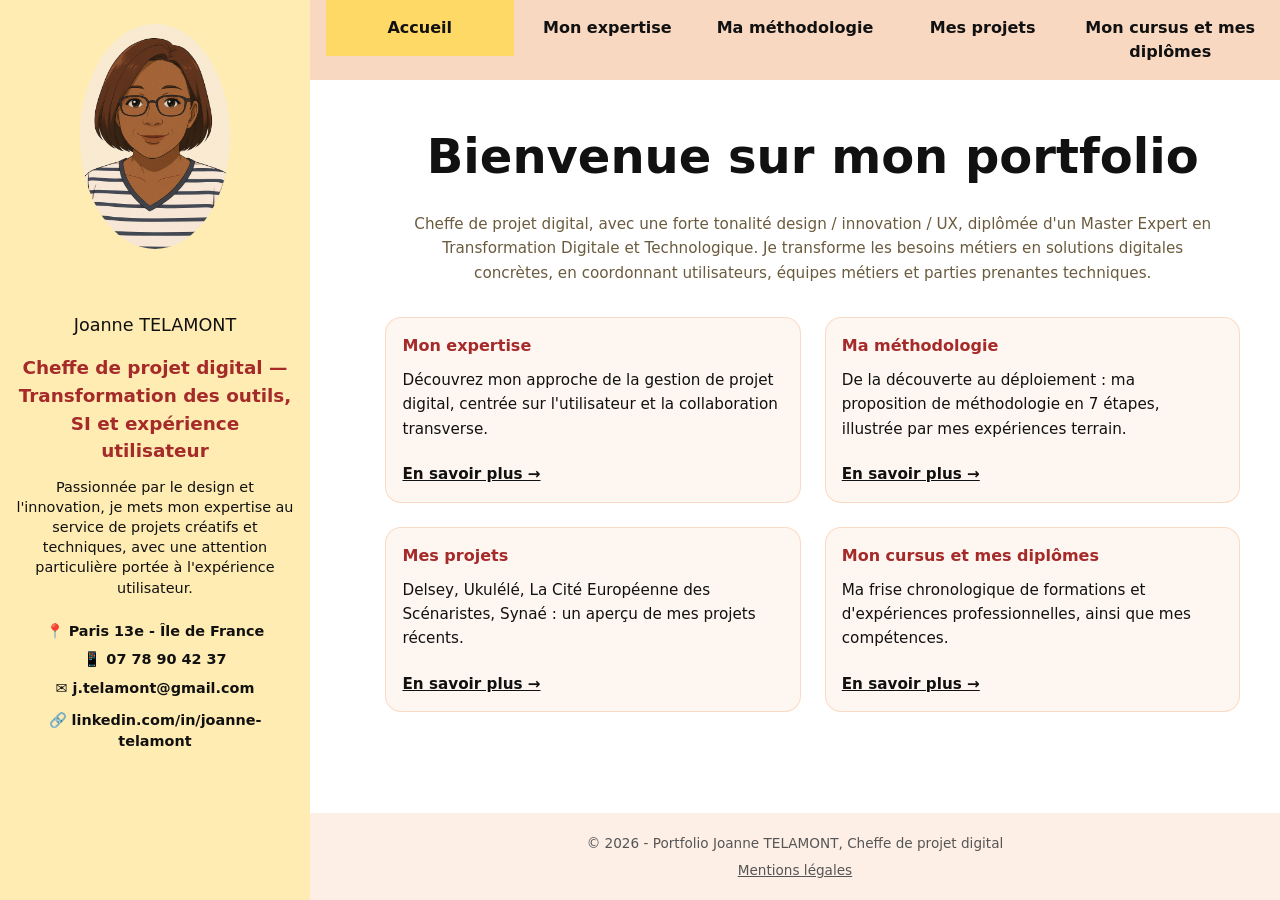
<file: index.html>
<!DOCTYPE html>
<html lang="fr">
<head>
<meta charset="UTF-8">
<meta name="viewport" content="width=device-width, initial-scale=1.0">
<title>Portfolio - Joanne TELAMONT</title>
<link rel="stylesheet" href="style.css">
</head>
<body>

  <div class="page-wrapper">

    <!-- ===== Aside gauche ===== -->
    <aside class="sidebar">
      <div class="sidebar-inner">
      <img src="img/illustration-JT-7nov_ 2025.png" alt="Photo de profil">
      <h2>Joanne TELAMONT</h2>
      
        <h3>Cheffe de projet digital — Transformation des outils, SI et expérience utilisateur</h3>
      <p>
        Passionnée par le design et l'innovation, je mets mon expertise
        au service de projets créatifs et techniques, avec une attention
        particulière portée à l'expérience utilisateur.
      </p>

      <div class="liens">
        <p>📍 Paris 13e - Île de France</p>
        <p>📱 07 78 90 42 37</p>
        <a href="mailto:j.telamont@gmail.com">✉️ j.telamont@gmail.com</a>
        <a href="https://www.linkedin.com/in/joanne-telamont/" target="_blank" rel="noopener">🔗 linkedin.com/in/joanne-telamont</a>
       </div>
      </div>
    </aside>

    <!-- ===== Colonne de droite : navbar + contenu + footer ===== -->
    <div class="main-column">

      <!-- ===== Barre de navigation ===== -->
      <nav class="navbar">
        <ul>
          <li><a href="index.html" class="active">Accueil</a></li>
          <li><a href="mon-expertise.html">Mon expertise</a></li>
          <li><a href="ma-methodologie.html">Ma méthodologie</a></li>
          <li><a href="mes-projets.html">Mes projets</a></li>
          <li><a href="mon-cursus-et-mes-diplomes.html">Mon cursus et mes diplômes</a></li>
        </ul>
      </nav>

      <!-- ===== Contenu principal ===== -->
      <div class="wrapper">

        <h1>Bienvenue sur mon portfolio</h1>
        <p class="intro">
          Cheffe de projet digital, avec une forte tonalité design / innovation / UX, diplômée d'un Master Expert en Transformation Digitale et Technologique.
          Je transforme les besoins métiers en solutions digitales concrètes, en coordonnant utilisateurs, équipes métiers et parties prenantes techniques.
        </p>

        <section class="grid" style="grid-template-columns: repeat(2, 1fr);">

          <div class="block card">
            <h3>Mon expertise</h3>
            <p>Découvrez mon approche de la gestion de projet digital, centrée sur l'utilisateur et la collaboration transverse.</p>
            <a class="project-link" href="mon-expertise.html">En savoir plus →</a>
          </div>

          <div class="block card">
            <h3>Ma méthodologie</h3>
            <p>De la découverte au déploiement : ma proposition de méthodologie en 7 étapes, illustrée par mes expériences terrain.</p>
            <a class="project-link" href="ma-methodologie.html">En savoir plus →</a>
          </div>

          <div class="block card">
            <h3>Mes projets</h3>
            <p>Delsey, Ukulélé, La Cité Européenne des Scénaristes, Synaé : un aperçu de mes projets récents.</p>
            <a class="project-link" href="mes-projets.html">En savoir plus →</a>
          </div>

          <div class="block card">
            <h3>Mon cursus et mes diplômes</h3>
            <p>Ma frise chronologique de formations et d'expériences professionnelles, ainsi que mes compétences.</p>
            <a class="project-link" href="mon-cursus-et-mes-diplomes.html">En savoir plus →</a>
          </div>

        </section>

      </div>

      <!-- ===== Footer ===== -->
      <footer>
        <p>&copy; 2026 - Portfolio Joanne TELAMONT, Cheffe de projet digital</p>
        <a href="mentions-legales.html">Mentions légales</a>
      </footer>

    </div>
  </div>

  <!-- ===== Bouton retour en haut ===== -->
  <button id="backToTop" class="back-to-top" aria-label="Retour en haut de la page">↑</button>
  <script src="script.js"></script>

</body>
</html>
</file>
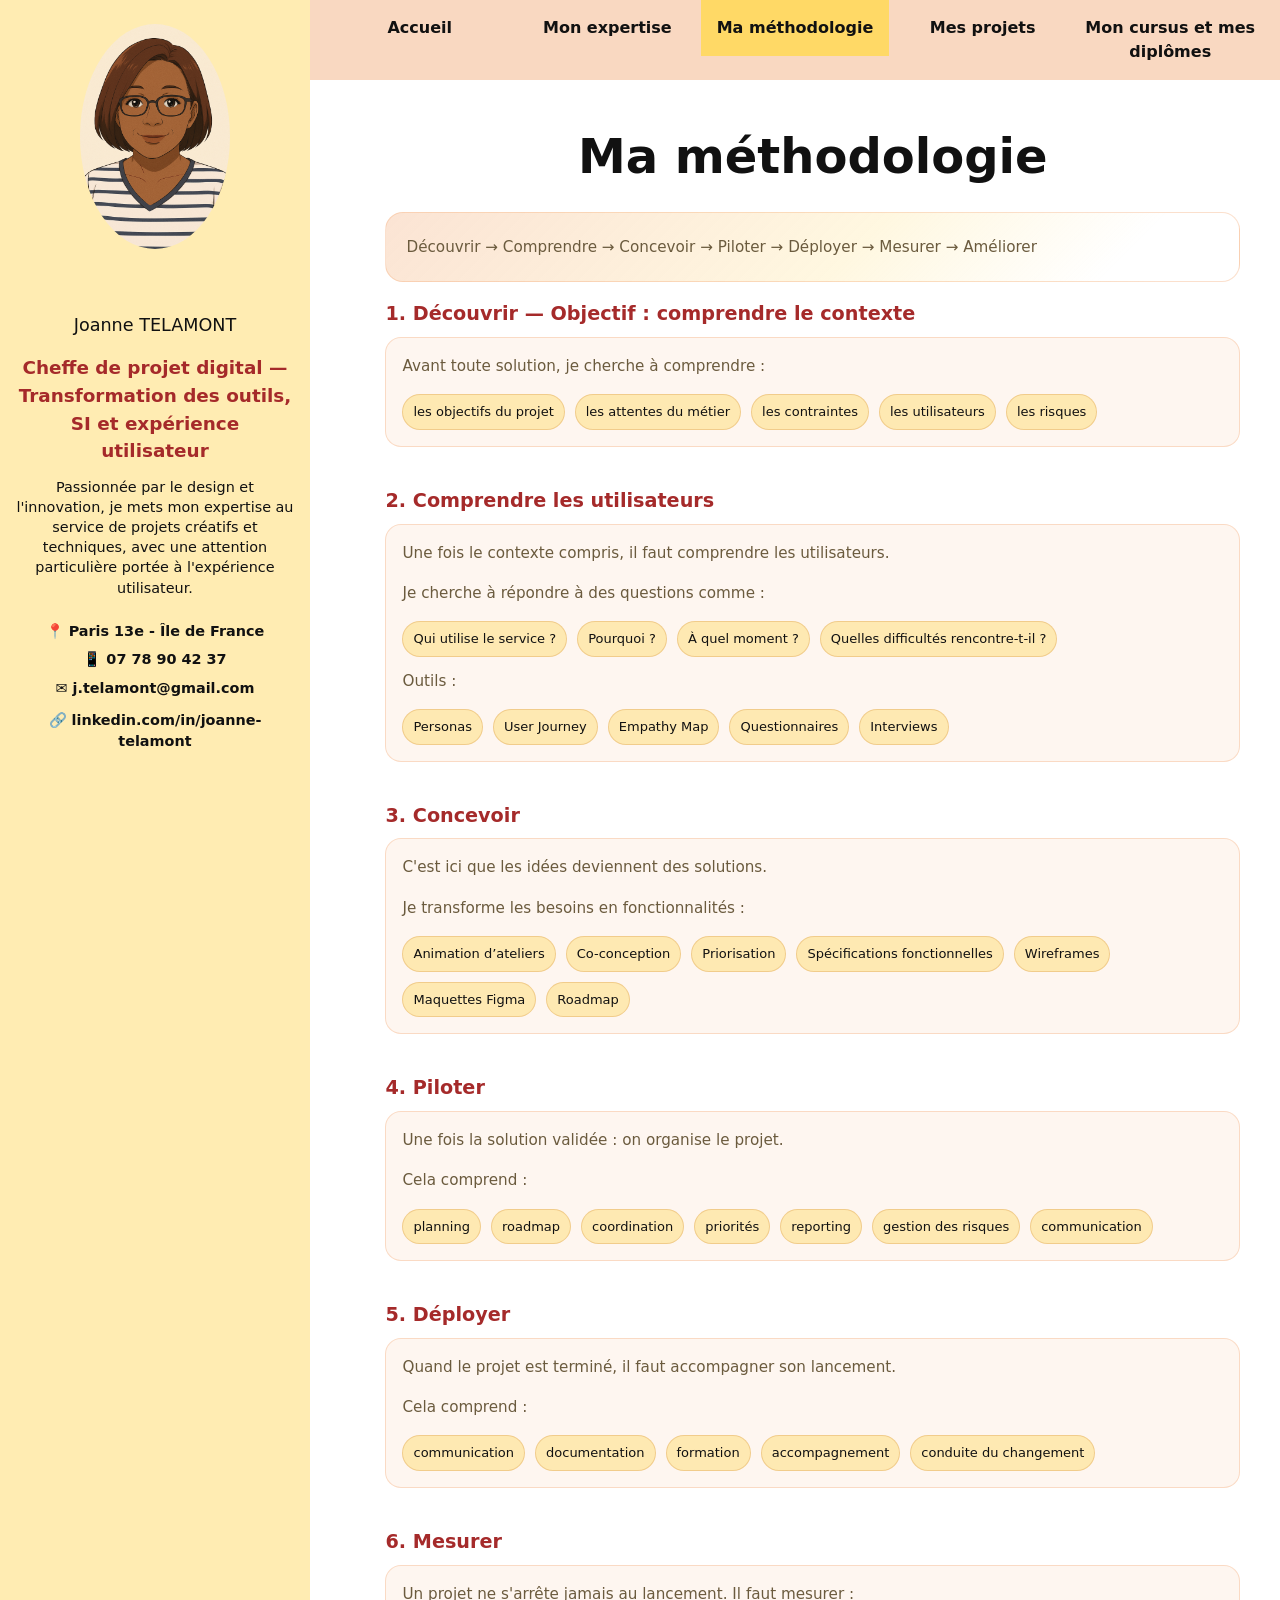
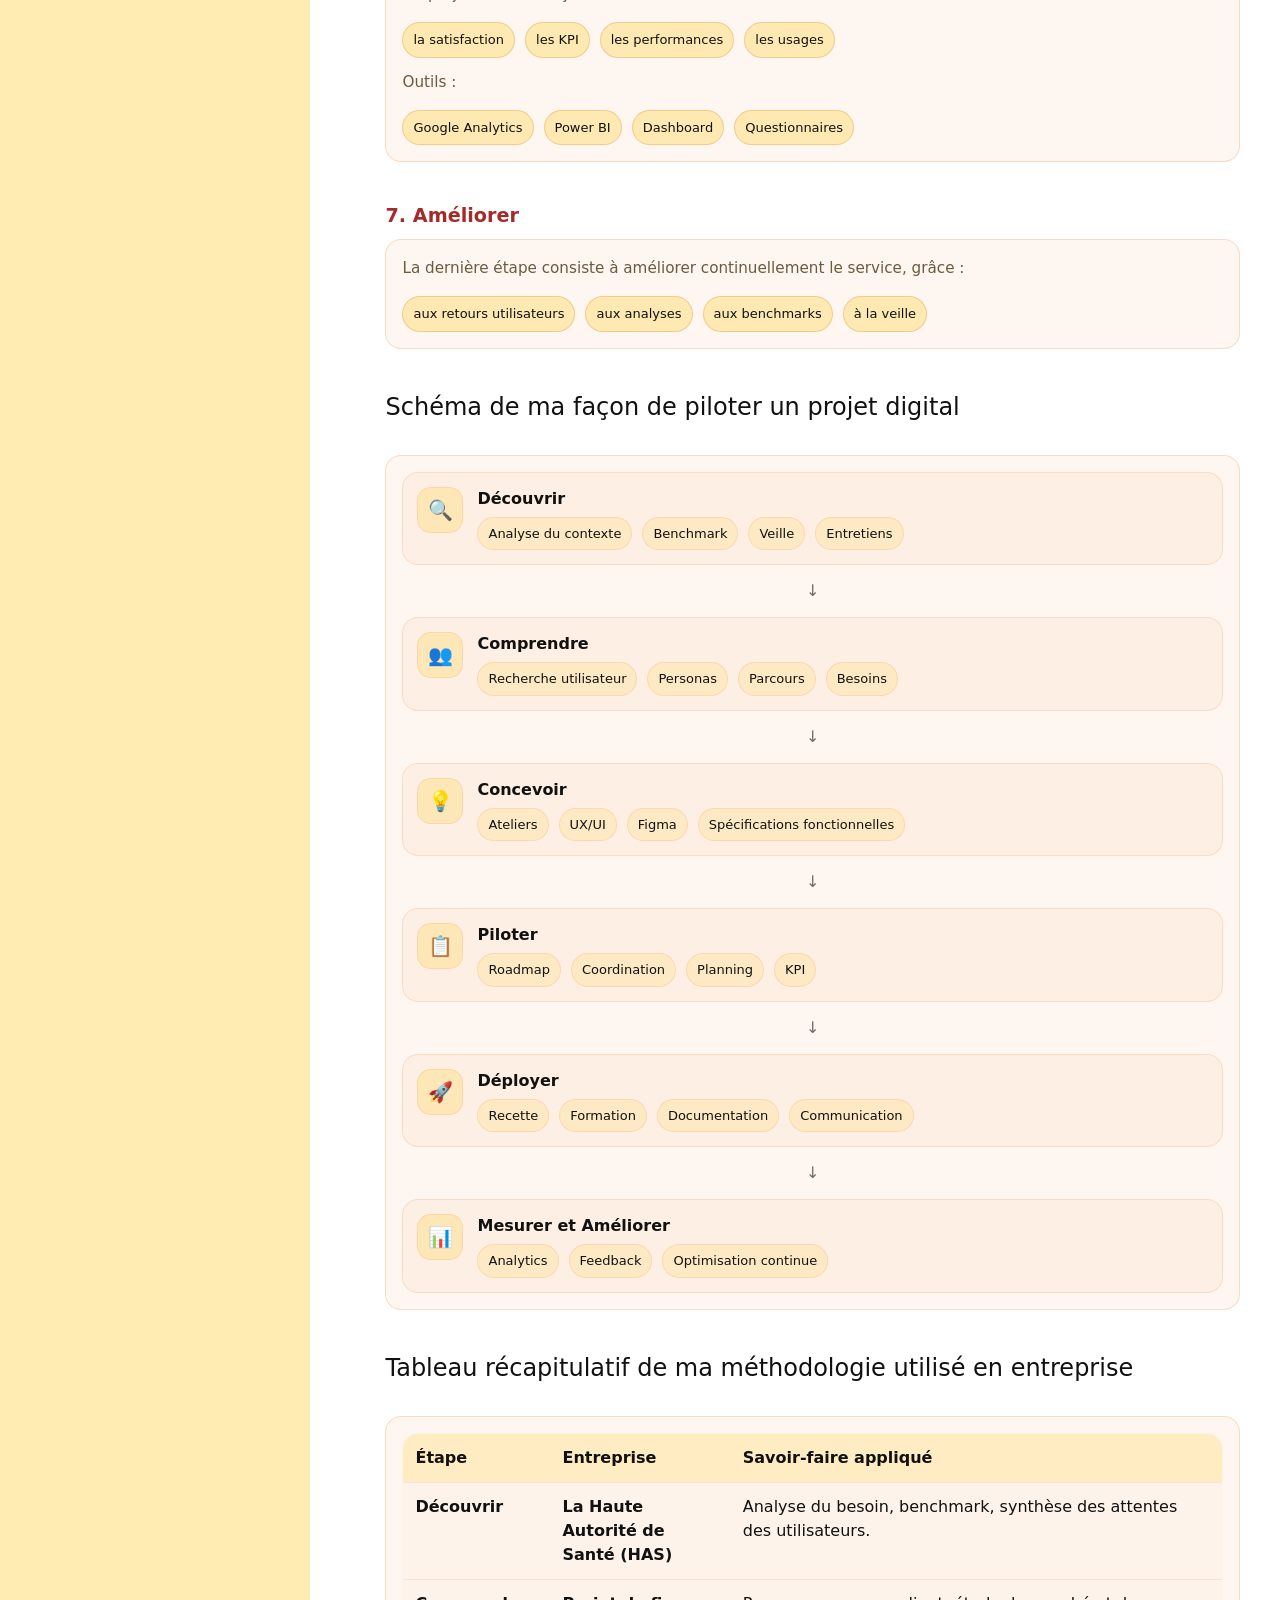
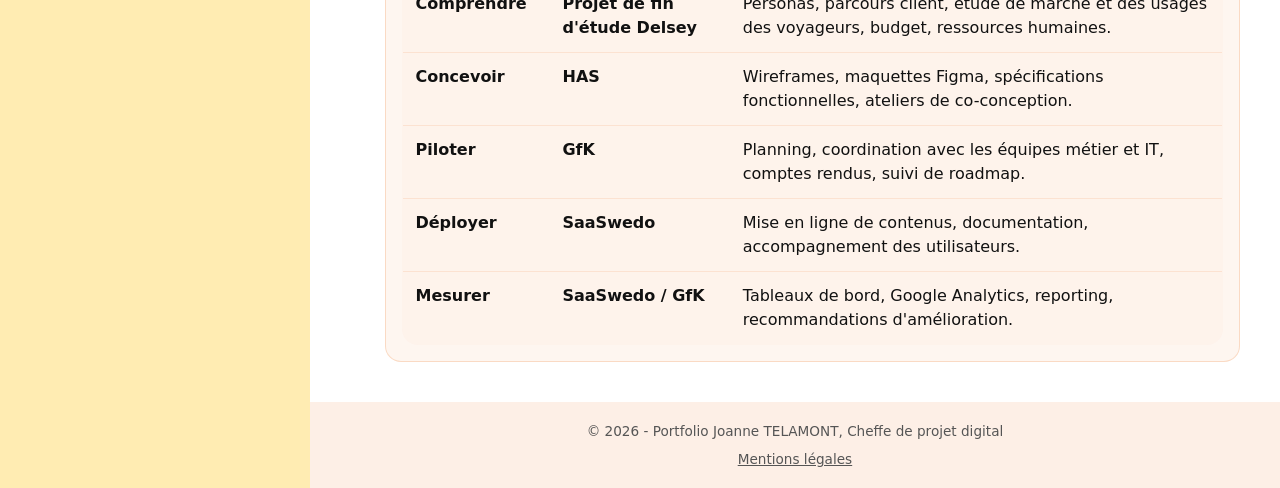
<file: ma-methodologie.html>
<!doctype html>
<html lang="fr">
<head>
  <meta charset="utf-8" />
  <meta name="viewport" content="width=device-width, initial-scale=1" />
  <title>Portfolio - Ma méthodologie</title>
  <link rel="stylesheet" href="style.css">
</head>
<body>

  <div class="page-wrapper">

    <!-- ===== Aside gauche ===== -->
    <aside class="sidebar">
      <div class="sidebar-inner">
      <img src="img/illustration-JT-7nov_ 2025.png" alt="Photo de profil">
      <h2>Joanne TELAMONT</h2>
      
        <h3>Cheffe de projet digital — Transformation des outils, SI et expérience utilisateur</h3>
      <p>
        Passionnée par le design et l'innovation, je mets mon expertise
        au service de projets créatifs et techniques, avec une attention
        particulière portée à l'expérience utilisateur.
      </p>

      <div class="liens">
        <p>📍 Paris 13e - Île de France</p>
        <p>📱 07 78 90 42 37</p>
        <a href="mailto:j.telamont@gmail.com">✉️ j.telamont@gmail.com</a>
        <a href="https://www.linkedin.com/in/joanne-telamont/" target="_blank" rel="noopener">🔗 linkedin.com/in/joanne-telamont</a>
       </div>
      </div>
    </aside>

    <!-- ===== Colonne de droite : navbar + contenu + footer ===== -->
    <div class="main-column">

      <!-- ===== Barre de navigation ===== -->
      <nav class="navbar">
        <ul>
          <li><a href="index.html">Accueil</a></li>
          <li><a href="mon-expertise.html">Mon expertise</a></li>
          <li><a href="ma-methodologie.html" class="active">Ma méthodologie</a></li>
          <li><a href="mes-projets.html">Mes projets</a></li>
          <li><a href="mon-cursus-et-mes-diplomes.html">Mon cursus et mes diplômes</a></li>
        </ul>
      </nav>

      <!-- ===== Contenu principal ===== -->
      <div class="content">
        <div class="container">
          <h1>Ma méthodologie</h1>
          <div class="hero">
            <p>Découvrir → Comprendre → Concevoir → Piloter → Déployer → Mesurer → Améliorer</p>
          </div>

          <!-- 1 à 7 : sections -->
          <section aria-label="Méthodologie détaillée">
            <div>
              <h3>1. Découvrir — Objectif : comprendre le contexte</h3>
              <article class="card">
                <p class="desc">
                  Avant toute solution, je cherche à comprendre :
                </p>
                <ul class="pill-list">
                  <li class="pill">les objectifs du projet</li>
                  <li class="pill">les attentes du métier</li>
                  <li class="pill">les contraintes</li>
                  <li class="pill">les utilisateurs</li>
                  <li class="pill">les risques</li>
                </ul>
              </article>
              <h3>2. Comprendre les utilisateurs</h3>
              <article class="card">
                <p class="desc">Une fois le contexte compris, il faut comprendre les utilisateurs.</p>
                <p class="desc" style="margin-top:10px;">Je cherche à répondre à des questions comme :</p>
                <ul class="pill-list">
                  <li class="pill">Qui utilise le service ?</li>
                  <li class="pill">Pourquoi ?</li>
                  <li class="pill">À quel moment ?</li>
                  <li class="pill">Quelles difficultés rencontre-t-il ?</li>
                </ul>
                <p class="desc" style="margin-top:12px;">Outils :</p>
                <ul class="pill-list">
                  <li class="pill">Personas</li>
                  <li class="pill">User Journey</li>
                  <li class="pill">Empathy Map</li>
                  <li class="pill">Questionnaires</li>
                  <li class="pill">Interviews</li>
                </ul>
              </article>
              <h3>3. Concevoir</h3>
              <article class="card">
                <p class="desc">C'est ici que les idées deviennent des solutions.</p>
                <p class="desc" style="margin-top:10px;">Je transforme les besoins en fonctionnalités :</p>
                <ul class="pill-list">
                  <li class="pill">Animation d’ateliers</li>
                  <li class="pill">Co-conception</li>
                  <li class="pill">Priorisation</li>
                  <li class="pill">Spécifications fonctionnelles</li>
                  <li class="pill">Wireframes</li>
                  <li class="pill">Maquettes Figma</li>
                  <li class="pill">Roadmap</li>
                </ul>
              </article>
              <h3>4. Piloter</h3>
              <article class="card">
                <p class="desc">Une fois la solution validée : on organise le projet.</p>
                <p class="desc" style="margin-top:10px;">Cela comprend :</p>
                <ul class="pill-list">
                  <li class="pill">planning</li>
                  <li class="pill">roadmap</li>
                  <li class="pill">coordination</li>
                  <li class="pill">priorités</li>
                  <li class="pill">reporting</li>
                  <li class="pill">gestion des risques</li>
                  <li class="pill">communication</li>
                </ul>
              </article>
              <h3>5. Déployer</h3>
              <article class="card">
                <p class="desc">Quand le projet est terminé, il faut accompagner son lancement.</p>
                <p class="desc" style="margin-top:10px;">Cela comprend :</p>
                <ul class="pill-list">
                  <li class="pill">communication</li>
                  <li class="pill">documentation</li>
                  <li class="pill">formation</li>
                  <li class="pill">accompagnement</li>
                  <li class="pill">conduite du changement</li>
                </ul>
              </article>
              <h3>6. Mesurer</h3>
              <article class="card">
                <p class="desc">Un projet ne s'arrête jamais au lancement. Il faut mesurer :</p>
                <ul class="pill-list">
                  <li class="pill">la satisfaction</li>
                  <li class="pill">les KPI</li>
                  <li class="pill">les performances</li>
                  <li class="pill">les usages</li>
                </ul>
                <p class="desc" style="margin-top:12px;">Outils :</p>
                <ul class="pill-list">
                  <li class="pill">Google Analytics</li>
                  <li class="pill">Power BI</li>
                  <li class="pill">Dashboard</li>
                  <li class="pill">Questionnaires</li>
                </ul>
              </article>
              <h3>7. Améliorer</h3>
              <article class="card" style="grid-column: 1 / -1;">
                <p class="desc">
                  La dernière étape consiste à améliorer continuellement le service, grâce :
                </p>
                <ul class="pill-list">
                  <li class="pill">aux retours utilisateurs</li>
                  <li class="pill">aux analyses</li>
                  <li class="pill">aux benchmarks</li>
                  <li class="pill">à la veille</li>
                </ul>
              </article>
            </div>
          </section>

          <!-- Schéma -->
          <section aria-label="Schéma de pilotage">
            <div>
            <h2>Schéma de ma façon de piloter un projet digital</h2>
              <div class="card">
                <div class="timeline">
                  <div class="step">
                    <div class="icon">🔍</div>
                    <div>
                      <h4>Découvrir</h4>
                      <ul class="mini-list">
                        <li>Analyse du contexte</li>
                        <li>Benchmark</li>
                        <li>Veille</li>
                        <li>Entretiens</li>
                      </ul>
                    </div>
                  </div>
                  <div class="down">↓</div>

                  <div class="step">
                    <div class="icon">👥</div>
                    <div>
                      <h4>Comprendre</h4>
                      <ul class="mini-list">
                        <li>Recherche utilisateur</li>
                        <li>Personas</li>
                        <li>Parcours</li>
                        <li>Besoins</li>
                      </ul>
                    </div>
                  </div>
                  <div class="down">↓</div>

                  <div class="step">
                    <div class="icon">💡</div>
                    <div>
                      <h4>Concevoir</h4>
                      <ul class="mini-list">
                        <li>Ateliers</li>
                        <li>UX/UI</li>
                        <li>Figma</li>
                        <li>Spécifications fonctionnelles</li>
                      </ul>
                    </div>
                  </div>
                  <div class="down">↓</div>

                  <div class="step">
                    <div class="icon">📋</div>
                    <div>
                      <h4>Piloter</h4>
                      <ul class="mini-list">
                        <li>Roadmap</li>
                        <li>Coordination</li>
                        <li>Planning</li>
                        <li>KPI</li>
                      </ul>
                    </div>
                  </div>
                  <div class="down">↓</div>

                  <div class="step">
                    <div class="icon">🚀</div>
                    <div>
                      <h4>Déployer</h4>
                      <ul class="mini-list">
                        <li>Recette</li>
                        <li>Formation</li>
                        <li>Documentation</li>
                        <li>Communication</li>
                      </ul>
                    </div>
                  </div>
                  <div class="down">↓</div>

                  <div class="step">
                    <div class="icon">📊</div>
                    <div>
                      <h4>Mesurer et Améliorer</h4>
                      <ul class="mini-list">
                        <li>Analytics</li>
                        <li>Feedback</li>
                        <li>Optimisation continue</li>
                      </ul>
                    </div>
                  </div>
                </div>
              </div>

              <!-- Tableau -->
              <div>
              <h2>Tableau récapitulatif de ma méthodologie utilisé en entreprise</h2>
                <div class="card">
                  <table aria-label="Tableau récapitulatif">
                    <thead>
                      <tr>
                        <th style="width: 18%;">Étape</th>
                        <th style="width: 22%;">Entreprise</th>
                        <th>Savoir-faire appliqué</th>
                      </tr>
                    </thead>
                    <tbody>
                      <tr>
                        <td class="bold">Découvrir</td>
                        <td><span class="bold">La Haute Autorité de Santé (HAS)</span></td>
                        <td>Analyse du besoin, benchmark, synthèse des attentes des utilisateurs.</td>
                      </tr>
                      <tr>
                        <td class="bold">Comprendre</td>
                        <td><span class="bold">Projet de fin d'étude Delsey</span></td>
                        <td>Personas, parcours client, étude de marché et des usages des voyageurs, budget, ressources humaines.</td>
                      </tr>
                      <tr>
                        <td class="bold">Concevoir</td>
                        <td><span class="bold">HAS</span></td>
                        <td>Wireframes, maquettes Figma, spécifications fonctionnelles, ateliers de co-conception.</td>
                      </tr>
                      <tr>
                        <td class="bold">Piloter</td>
                        <td><span class="bold">GfK</span></td>
                        <td>Planning, coordination avec les équipes métier et IT, comptes rendus, suivi de roadmap.</td>
                      </tr>
                      <tr>
                        <td class="bold">Déployer</td>
                        <td><span class="bold">SaaSwedo</span></td>
                        <td>Mise en ligne de contenus, documentation, accompagnement des utilisateurs.</td>
                      </tr>
                      <tr>
                        <td class="bold">Mesurer</td>
                        <td><span class="bold">SaaSwedo / GfK</span></td>
                        <td>Tableaux de bord, Google Analytics, reporting, recommandations d'amélioration.</td>
                      </tr>
                    </tbody>
                  </table>
                </div>

              </div>
            </div>
          </section>
        </div>
      </div>

      <!-- ===== Footer : toujours en bas de la page ===== -->
      <footer>
        <p>&copy; 2026 - Portfolio Joanne TELAMONT, Cheffe de projet digital</p>
        <a href="mentions-legales.html">Mentions légales</a>
      </footer>

    </div>
  </div>

  <!-- ===== Bouton retour en haut ===== -->
  <button id="backToTop" class="back-to-top" aria-label="Retour en haut de la page">↑</button>
  <script src="script.js"></script>

</body>
</html>
</file>
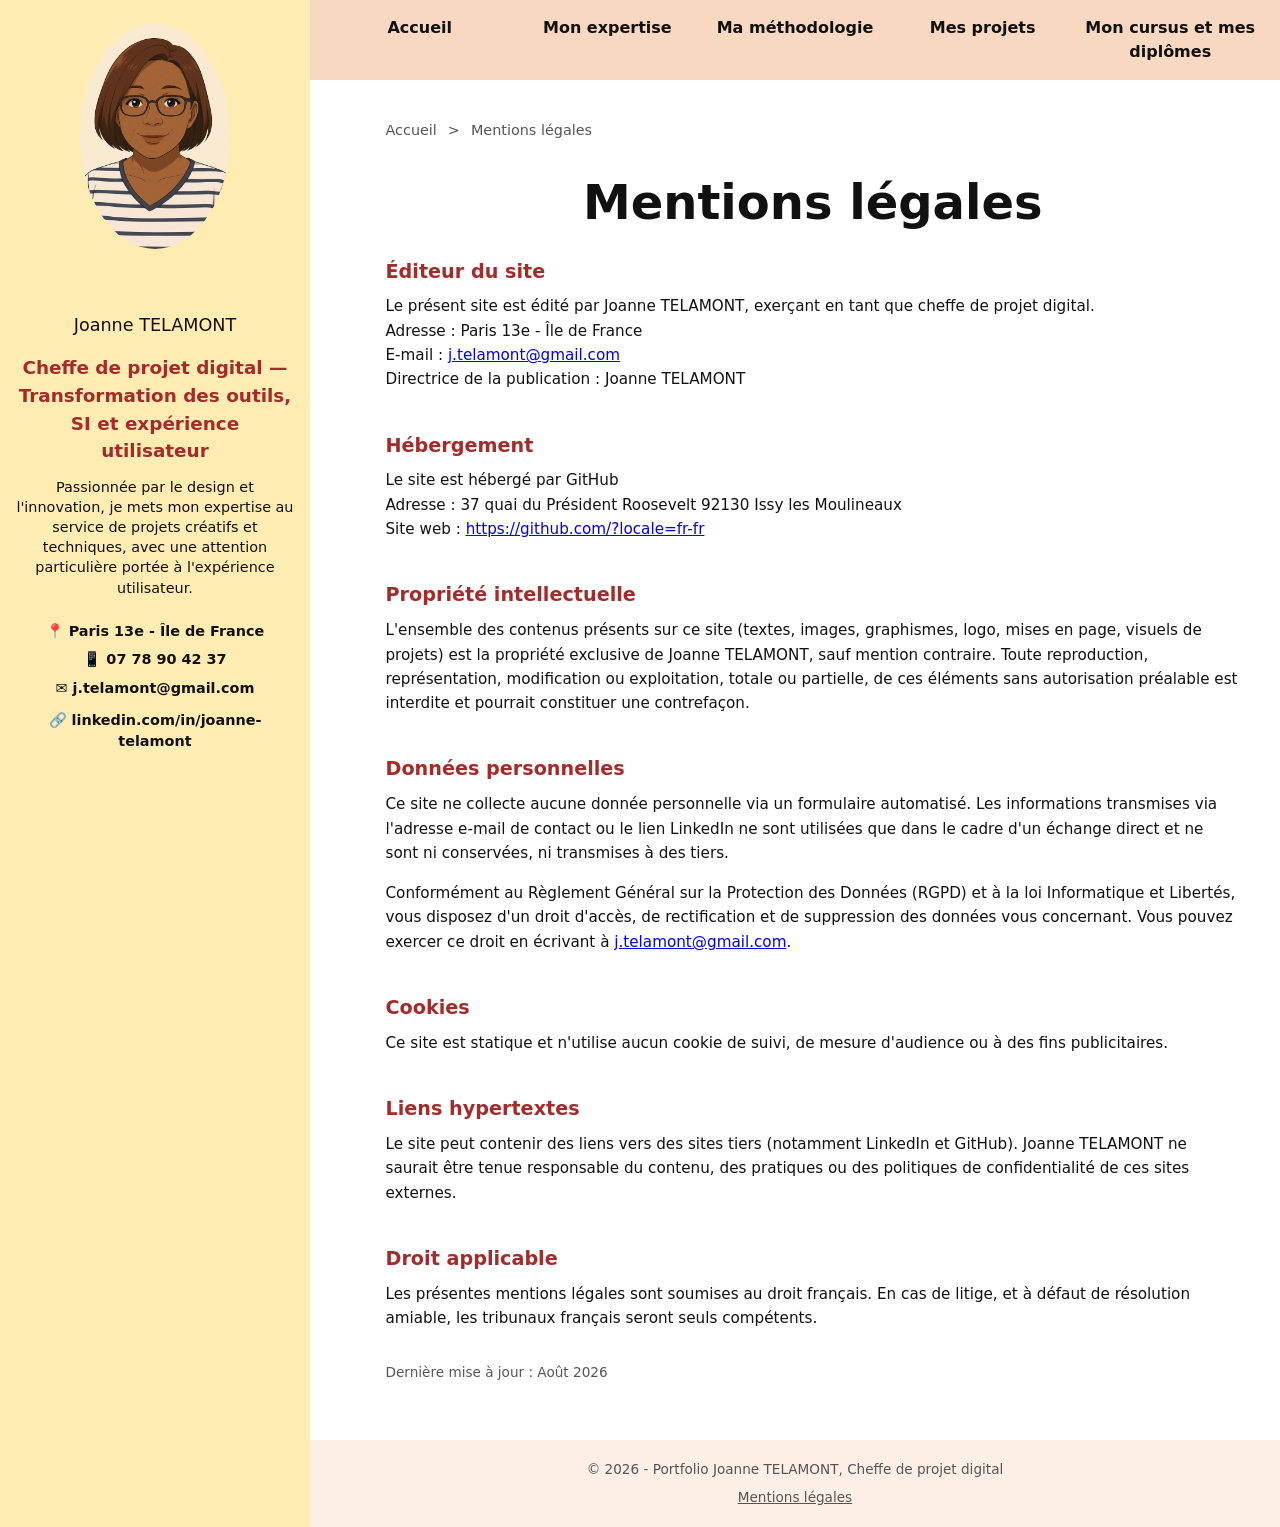
<file: mentions-legales.html>
<!DOCTYPE html>
<html lang="fr">
<head>
  <meta charset="UTF-8" />
  <meta name="viewport" content="width=device-width, initial-scale=1.0" />
  <title>Portfolio - Mentions légales</title>
  <link rel="stylesheet" href="style.css">
</head>
<body>

  <div class="page-wrapper">

    <!-- ===== Aside gauche ===== -->
    <aside class="sidebar">
      <div class="sidebar-inner">
      <img src="img/illustration-JT-7nov_ 2025.png" alt="Photo de profil">
      <h2>Joanne TELAMONT</h2>
      
        <h3>Cheffe de projet digital — Transformation des outils, SI et expérience utilisateur</h3>
      <p>
        Passionnée par le design et l'innovation, je mets mon expertise
        au service de projets créatifs et techniques, avec une attention
        particulière portée à l'expérience utilisateur.
      </p>

      <div class="liens">
        <p>📍 Paris 13e - Île de France</p>
        <p>📱 07 78 90 42 37</p>
        <a href="mailto:j.telamont@gmail.com">✉️ j.telamont@gmail.com</a>
        <a href="https://www.linkedin.com/in/joanne-telamont/" target="_blank" rel="noopener">🔗 linkedin.com/in/joanne-telamont</a>
       </div>
      </div>
    </aside>

    <!-- ===== Colonne de droite : navbar + contenu + footer ===== -->
    <div class="main-column">

      <!-- ===== Barre de navigation ===== -->
      <nav class="navbar">
        <ul>
          <li><a href="index.html">Accueil</a></li>
          <li><a href="mon-expertise.html">Mon expertise</a></li>
          <li><a href="ma-methodologie.html">Ma méthodologie</a></li>
          <li><a href="mes-projets.html">Mes projets</a></li>
          <li><a href="mon-cursus-et-mes-diplomes.html">Mon cursus et mes diplômes</a></li>
        </ul>
      </nav>

      <!-- ===== Contenu principal ===== -->
      <div class="wrapper">

        <!-- Fil d'Ariane -->
        <nav class="breadcrumb">
          <a href="index.html">Accueil</a>
          <span class="separator">&gt;</span>
          <span>Mentions légales</span>
        </nav>

        <h1>Mentions légales</h1>

        <section>
          <h3>Éditeur du site</h3>
          <p>
            Le présent site est édité par Joanne TELAMONT, exerçant en tant que cheffe de projet digital.<br>
            Adresse : Paris 13e - Île de France<br>
            E-mail : <a href="mailto:j.telamont@gmail.com">j.telamont@gmail.com</a><br>
            Directrice de la publication : Joanne TELAMONT
          </p>

          <h3>Hébergement</h3>
          <p>
            Le site est hébergé par GitHub<br>
            Adresse : 37 quai du Président Roosevelt 92130 Issy les Moulineaux<br>
            Site web : <a href="https://github.com/?locale=fr-fr" target="_blank" rel="noopener">https://github.com/?locale=fr-fr</a>
          </p>

          <h3>Propriété intellectuelle</h3>
          <p>
            L'ensemble des contenus présents sur ce site (textes, images, graphismes,
            logo, mises en page, visuels de projets) est la propriété exclusive de
            Joanne TELAMONT, sauf mention contraire. Toute reproduction, représentation,
            modification ou exploitation, totale ou partielle, de ces éléments sans
            autorisation préalable est interdite et pourrait constituer une contrefaçon.
          </p>

          <h3>Données personnelles</h3>
          <p>
            Ce site ne collecte aucune donnée personnelle via un formulaire automatisé.
            Les informations transmises via l'adresse e-mail de contact ou le lien
            LinkedIn ne sont utilisées que dans le cadre d'un échange direct et ne
            sont ni conservées, ni transmises à des tiers.
          </p>
          <p>
            Conformément au Règlement Général sur la Protection des Données (RGPD) et
            à la loi Informatique et Libertés, vous disposez d'un droit d'accès, de
            rectification et de suppression des données vous concernant. Vous pouvez
            exercer ce droit en écrivant à
            <a href="mailto:j.telamont@gmail.com">j.telamont@gmail.com</a>.
          </p>

          <h3>Cookies</h3>
          <p>
            Ce site est statique et n'utilise aucun cookie de suivi, de mesure
            d'audience ou à des fins publicitaires.
          </p>

          <h3>Liens hypertextes</h3>
          <p>
            Le site peut contenir des liens vers des sites tiers (notamment LinkedIn
            et GitHub). Joanne TELAMONT ne saurait être tenue responsable du contenu,
            des pratiques ou des politiques de confidentialité de ces sites externes.
          </p>

          <h3>Droit applicable</h3>
          <p>
            Les présentes mentions légales sont soumises au droit français. En cas de
            litige, et à défaut de résolution amiable, les tribunaux français seront
            seuls compétents.
          </p>

          <p class="note" style="font-size:0.85rem; color: var(--muted); margin-top: 2rem;">
            Dernière mise à jour : Août 2026
          </p>
        </section>
      </div>

      <!-- ===== Footer ===== -->
      <footer>
        <p>&copy; 2026 - Portfolio Joanne TELAMONT, Cheffe de projet digital</p>
        <a href="mentions-legales.html">Mentions légales</a>
      </footer>

    </div>
  </div>

  <!-- ===== Bouton retour en haut ===== -->
  <button id="backToTop" class="back-to-top" aria-label="Retour en haut de la page">↑</button>
  <script src="script.js"></script>

</body>
</html>
</file>
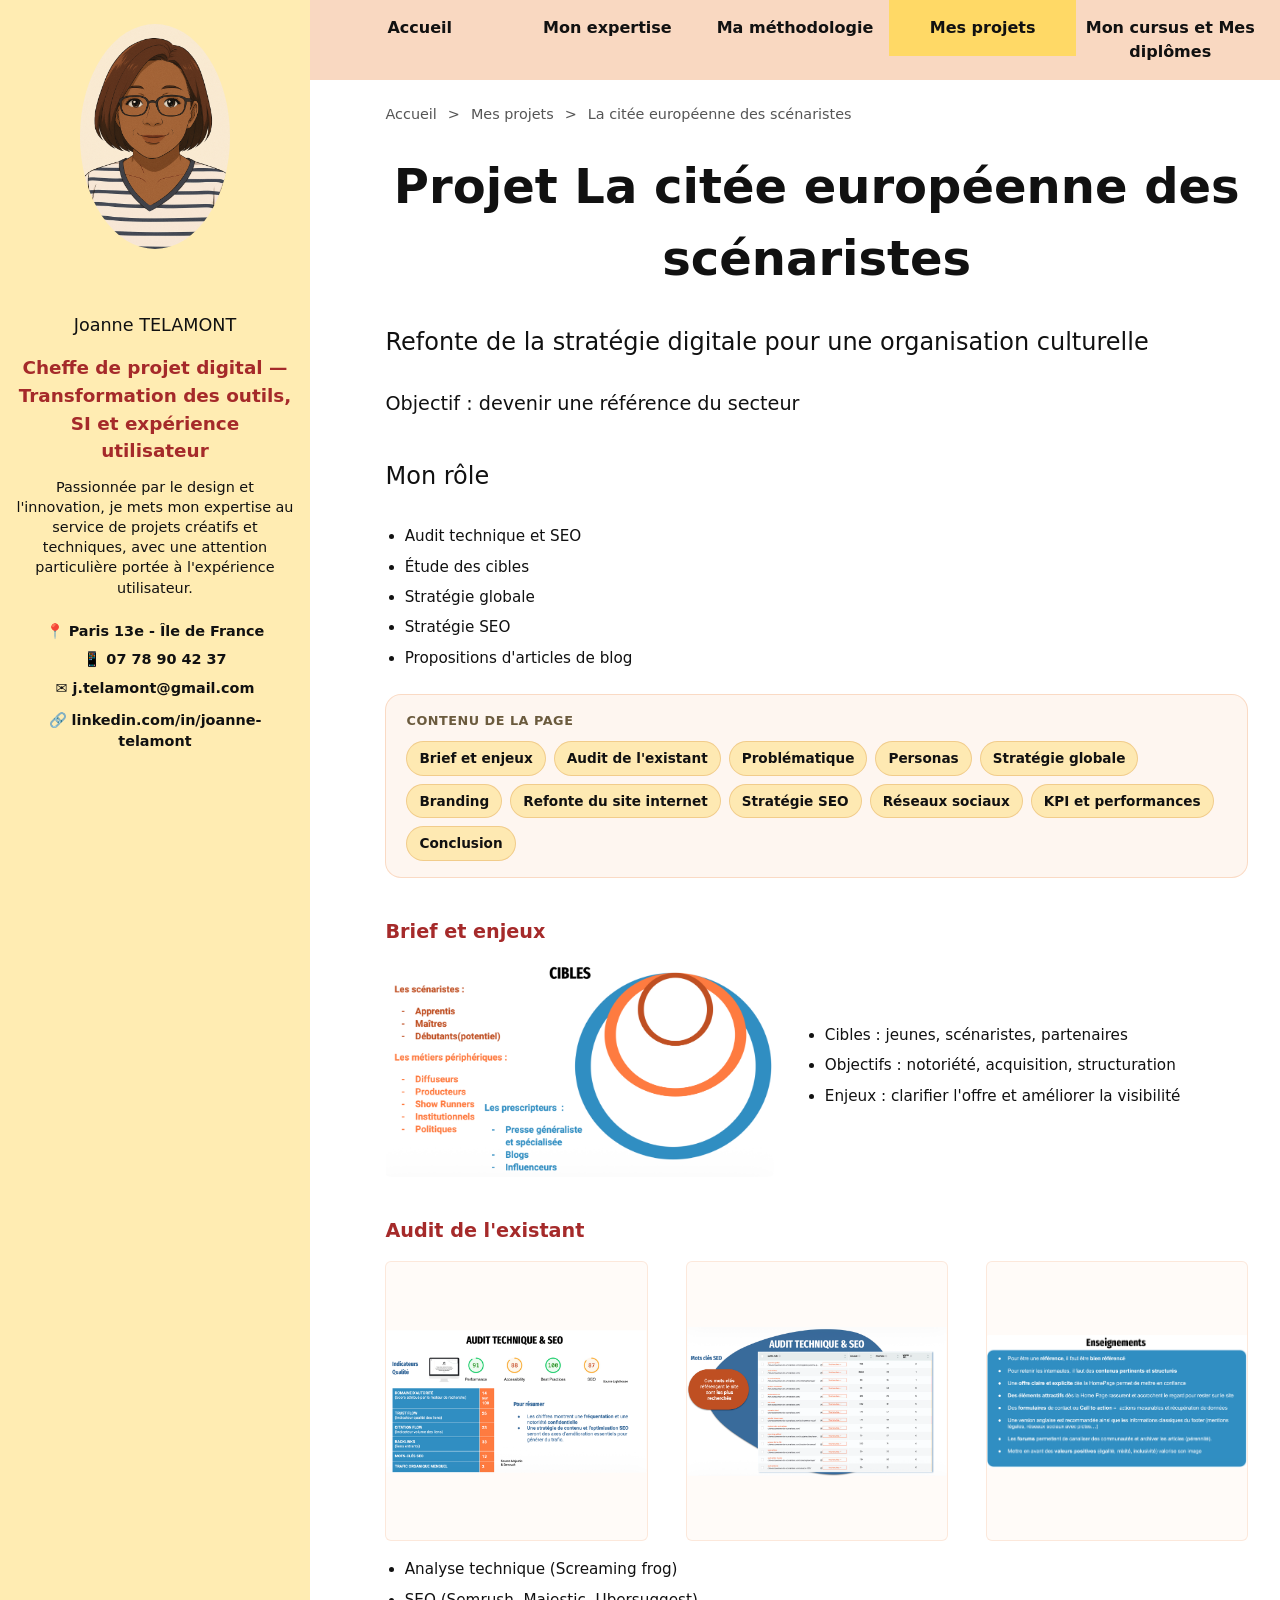
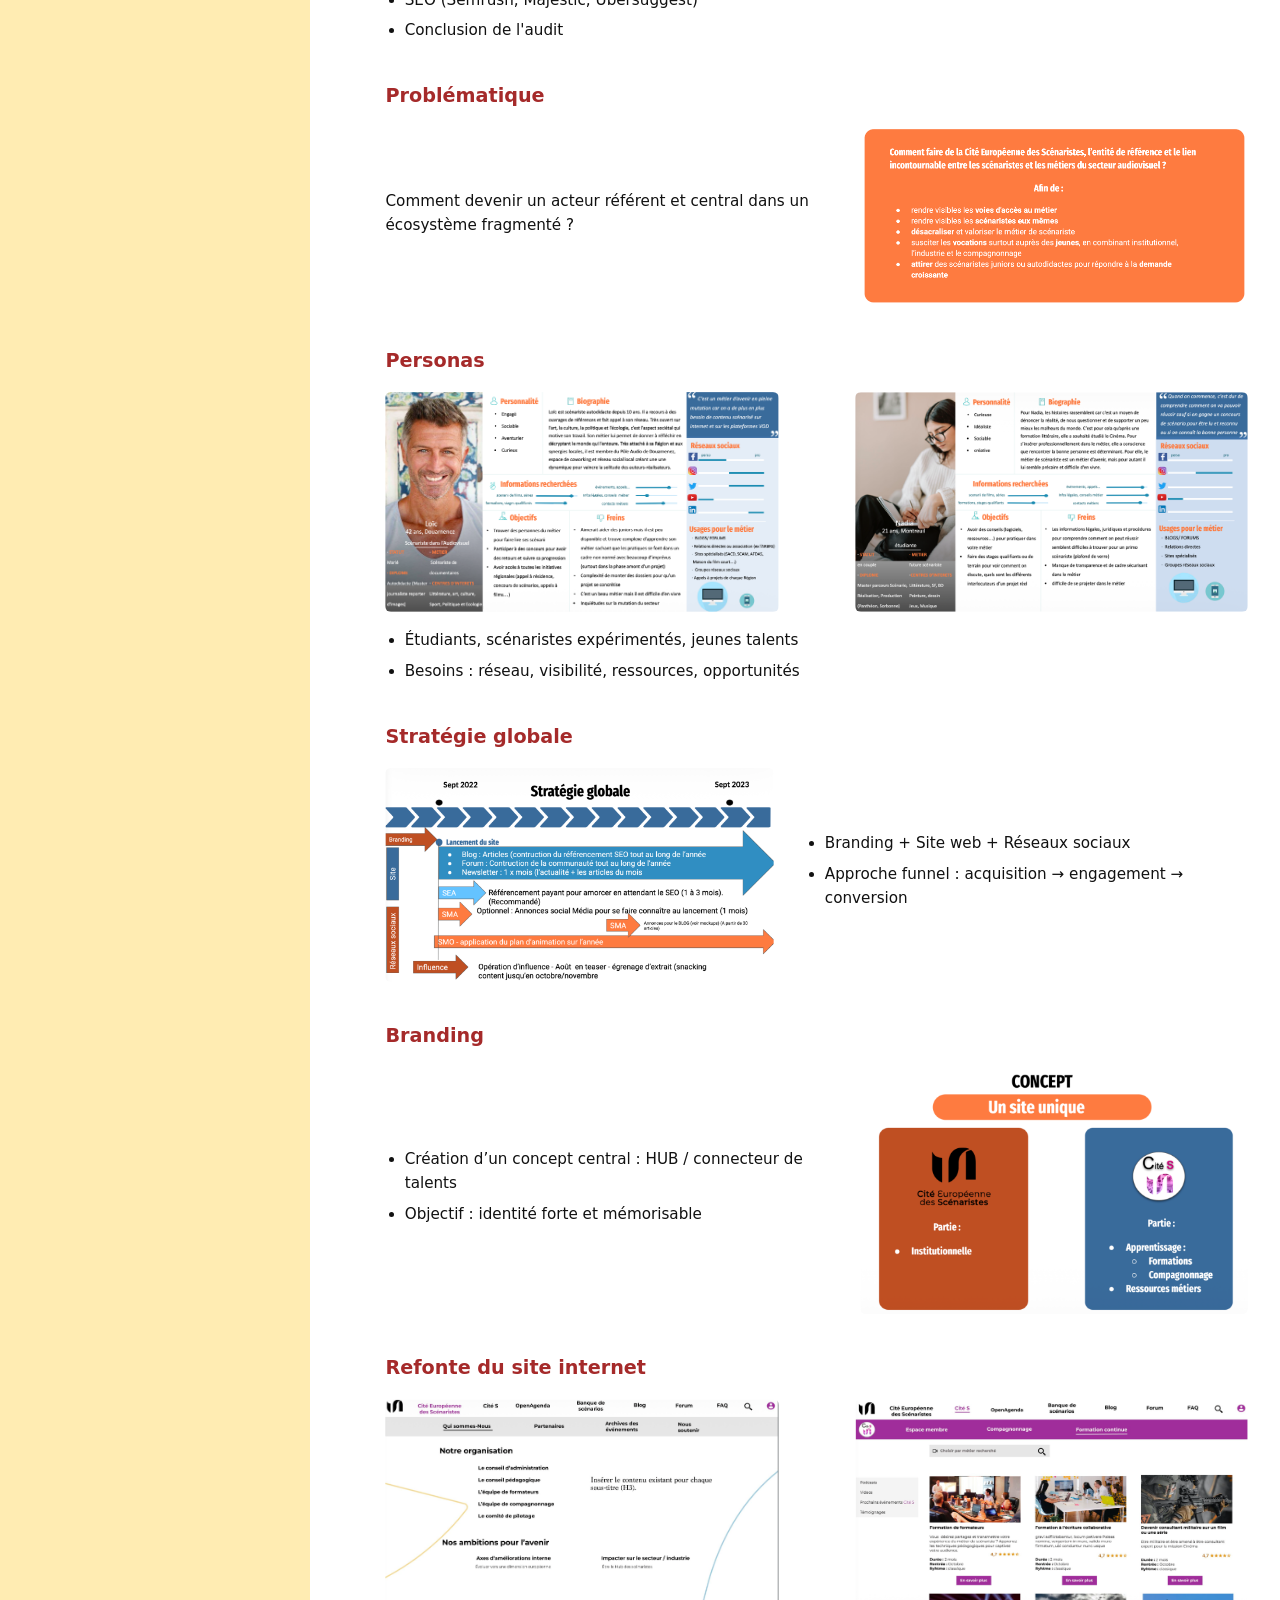
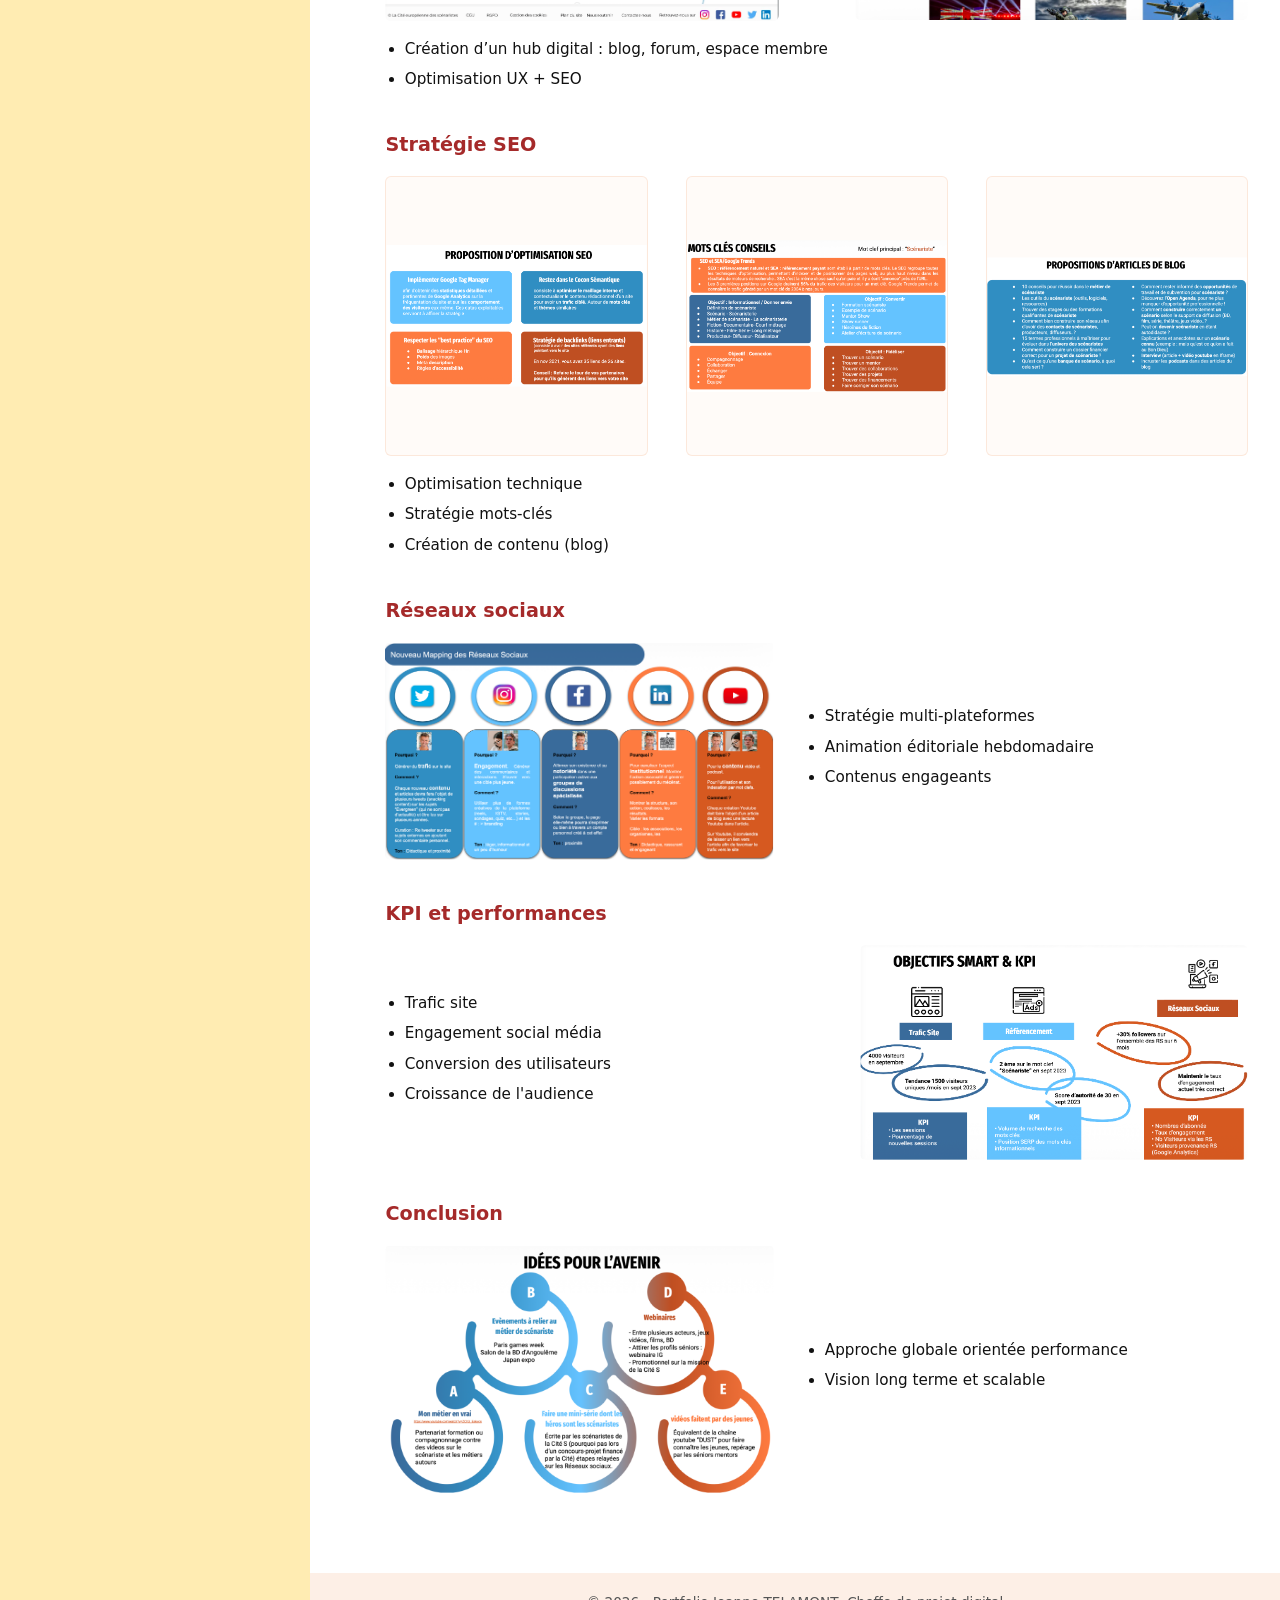
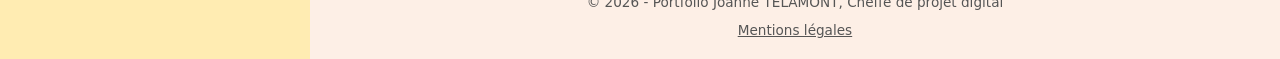
<file: mes-projets-cité_européenne_des_scénaristes.html>
<!DOCTYPE html>
<html lang="fr">
<head>
<meta charset="UTF-8">
<meta name="viewport" content="width=device-width, initial-scale=1.0">
<title>Mon Portfolio - Projet - La citée européenne des scénaristes </title>
<link rel="stylesheet" href="style.css">
</head>
<body>

  <div class="page-wrapper">

    <!-- ===== Aside gauche ===== -->
    <aside class="sidebar">
      <div class="sidebar-inner">
      <img src="img/illustration-JT-7nov_ 2025.png" alt="Photo de profil">
      <h2>Joanne TELAMONT</h2>
      
        <h3>Cheffe de projet digital — Transformation des outils, SI et expérience utilisateur</h3>
      <p>
        Passionnée par le design et l'innovation, je mets mon expertise
        au service de projets créatifs et techniques, avec une attention
        particulière portée à l'expérience utilisateur.
      </p>

      <div class="liens">
        <p>📍 Paris 13e - Île de France</p>
        <p>📱 07 78 90 42 37</p>
        <a href="mailto:j.telamont@gmail.com">✉️ j.telamont@gmail.com</a>
        <a href="https://www.linkedin.com/in/joanne-telamont/" target="_blank" rel="noopener">🔗 linkedin.com/in/joanne-telamont</a>
       </div>
      </div>
    </aside>

    <!-- ===== Colonne de droite : navbar + contenu + footer ===== -->
    <div class="main-column">

      <!-- ===== Barre de navigation ===== -->
      <nav class="navbar">
        <ul>
          <li><a href="index.html">Accueil</a></li>
          <li><a href="mon-expertise.html">Mon expertise</a></li>
          <li><a href="ma-methodologie.html">Ma méthodologie</a></li>
          <li><a href="mes-projets.html" class="active">Mes projets</a></li>
          <li><a href="mon-cursus-et-mes-diplomes.html">Mon cursus et Mes diplômes</a></li>
        </ul>
      </nav>

      <!-- ===== Contenu principal ===== -->
      <main class="content">

        <!-- Fil d'Ariane -->
        <nav class="breadcrumb">
          <a href="index.html">Accueil</a>
          <span class="separator">&gt;</span>
          <a href="mes-projets.html">Mes projets</a>
          <span class="separator">&gt;</span>
          <span>La citée européenne des scénaristes</span>
        </nav>

        <!-- Titre -->
        <h1 class="section-title">Projet La citée européenne des scénaristes</h1>

        <h2>Refonte de la stratégie digitale pour une organisation culturelle</h2>

        <h3 style="color: #111; font-weight: lighter;">Objectif : devenir une référence du secteur</h3>

        <h2>Mon rôle</h2>
        <div>
          <ul class="feature-list">
            <li>Audit technique et SEO</li>
            <li>Étude des cibles</li>
            <li>Stratégie globale</li>
            <li>Stratégie SEO</li>
            <li>Propositions d'articles de blog</li>
          </ul>
        </div>

        <!-- ========================================================= -->
        <!-- Sommaire ancré : reprend tous les titres h3 "section-title" -->
        <!-- ========================================================= -->
        <nav class="page-toc" aria-label="Sommaire de la page">
          <p class="toc-title">contenu de la page</p>
          <ul>
            <li><a href="#brief-enjeux">Brief et enjeux</a></li>
            <li><a href="#audit-existant">Audit de l'existant</a></li>
            <li><a href="#problematique">Problématique</a></li>
            <li><a href="#personas">Personas</a></li>
            <li><a href="#strategie-globale">Stratégie globale</a></li>
            <li><a href="#branding">Branding</a></li>
            <li><a href="#refonte-site">Refonte du site internet</a></li>
            <li><a href="#strategie-seo">Stratégie SEO</a></li>
            <li><a href="#reseaux-sociaux">Réseaux sociaux</a></li>
            <li><a href="#kpi-performances">KPI et performances</a></li>
            <li><a href="#conclusion">Conclusion</a></li>
          </ul>
        </nav>

        <!-- Image gauche / texte droite -->
        <h3 id="brief-enjeux" class="section-title">Brief et enjeux</h3>
        <div class="row">
          <div class="row-image">
            <img src="img/brief-enjeux-ceds.png" alt="Visuel du projet la citée européenne des scénaristes - Brief et enjeux">
          </div>
          <div class="row-text">
            <ul class="feature-list">
              <li>Cibles : jeunes, scénaristes, partenaires</li>
              <li>Objectifs : notoriété, acquisition, structuration</li>
              <li>Enjeux : clarifier l'offre et améliorer la visibilité</li>
            </ul>
          </div>
        </div>

        <!-- Trois images côte à côte / texte en dessous -->
        <h3 id="audit-existant" class="section-title">Audit de l'existant</h3>
        <div class="row-triple">
          <div class="images-trio">
            <img src="img/audit-existant-ceds.png" alt="Visuel du projet la citée européenne des scénaristes- audit de l'existant">
            <img src="img/audit-existant-ceds2.png" alt="Visuel du projet la citée européenne des scénaristes - audit de l'existant 2">
            <img src="img/audit-existant-ceds3.png" alt="Visuel du projet la citée européenne des scénaristes - audit de l'existant 3">
          </div>
          <ul class="feature-list">
            <li>Analyse technique (Screaming frog)</li>
            <li>SEO (Semrush, Majestic, Ubersuggest)</li>
            <li>Conclusion de l'audit</li>
          </ul>
        </div>

        <!-- Texte gauche / image droite -->
        <h3 id="problematique" class="section-title">Problématique</h3>
        <div class="row reverse">
          <div class="row-image">
            <img src="img/problematique-ceds.png" alt="Visuel du projet la citée européenne des scénaristes- Problématique">
          </div>
          <div class="row-text">
            <p>Comment devenir un acteur référent et central dans un écosystème fragmenté ?</p>
          </div>
        </div>

        <!-- Deux images côte à côte / texte en dessous -->
        <h3 id="personas" class="section-title">Personas</h3>
        <div class="row-double">
          <div class="images-duo">
            <img src="img/persona-ceds.png" alt="Visuel du projet la citée européenne des scénaristes - Persona">
            <img src="img/persona-ceds2.png" alt="Visuel du projet la citée européenne des scénaristes - Persona 2">
          </div>
          <ul class="feature-list">
            <li>Étudiants, scénaristes expérimentés, jeunes talents</li>
            <li>Besoins : réseau, visibilité, ressources, opportunités</li>
          </ul>
        </div>

        <!-- Image gauche / texte droite -->
        <h3 id="strategie-globale" class="section-title">Stratégie globale</h3>
        <div class="row">
          <div class="row-image">
            <img src="img/strategie-globale-ceds.png" alt="Visuel du projet la citée européenne des scénaristes - Stratégie globale">
          </div>
          <div class="row-text">
            <ul class="feature-list">
              <li>Branding + Site web + Réseaux sociaux</li>
              <li>Approche funnel : acquisition → engagement → conversion</li>
            </ul>
          </div>
        </div>

        <!-- Texte gauche / image droite -->
        <h3 id="branding" class="section-title">Branding</h3>
        <div class="row reverse">
          <div class="row-image">
            <img src="img/branding-ceds.png" alt="Visuel du projet la citée européenne des scénaristes - Branding">
          </div>
          <div class="row-text">
            <ul class="feature-list">
              <li>Création d’un concept central : HUB / connecteur de talents</li>
              <li>Objectif : identité forte et mémorisable</li>
            </ul>
          </div>
        </div>

        <!-- Deux images côte à côte / texte en dessous -->
        <h3 id="refonte-site" class="section-title">Refonte du site internet</h3>
        <div class="row-double">
          <div class="images-duo">
            <img src="img/refonte-site-ceds.png" alt="Visuel du projet la citée européenne des scénaristes - Refonte du site internet">
            <img src="img/refonte-site-ceds2.png" alt="Visuel du projet la citée européenne des scénaristes- Refonte du site internet">
          </div>
          <ul class="feature-list">
            <li>Création d’un hub digital : blog, forum, espace membre</li>
            <li>Optimisation UX + SEO</li>
          </ul>
        </div>

        <!-- Trois images côte à côte / texte en dessous -->
        <h3 id="strategie-seo" class="section-title">Stratégie SEO</h3>
        <div class="row-triple">
          <div class="images-trio">
            <img src="img/strategie-seo.png" alt="Visuel du projet la citée européenne des scénaristes - Stratégie SEO">
            <img src="img/strategie-seo2.png" alt="Visuel du projet la citée européenne des scénaristes - Stratégie SEO 2">
            <img src="img/strategie-seo3.png" alt="Visuel du projet la citée européenne des scénaristes - Stratégie SEO 3">
          </div>
          <ul class="feature-list">
            <li>Optimisation technique</li>
            <li>Stratégie mots-clés</li>
            <li>Création de contenu (blog)</li>
          </ul>
        </div>

        <!-- Image gauche / texte droite -->
        <h3 id="reseaux-sociaux" class="section-title">Réseaux sociaux</h3>
        <div class="row">
          <div class="row-image">
            <img src="img/rs-planning-ceds.png" alt="Visuel du projet la citée européenne des scénaristes - Réseaux sociaux">
          </div>
          <div class="row-text">
            <ul class="feature-list">
              <li>Stratégie multi-plateformes</li>
              <li>Animation éditoriale hebdomadaire</li>
              <li>Contenus engageants</li>
            </ul>
          </div>
        </div>

        <!-- Texte gauche / image droite -->
        <h3 id="kpi-performances" class="section-title">KPI et performances</h3>
        <div class="row reverse">
          <div class="row-image">
            <img src="img/kpi-performance-ceds.png" alt="Visuel du projet la citée européenne des scénaristes - KPI et performances">
          </div>
          <div class="row-text">
            <ul class="feature-list">
              <li>Trafic site</li>
              <li>Engagement social média</li>
              <li>Conversion des utilisateurs</li>
              <li>Croissance de l'audience</li>
            </ul>
          </div>
        </div>

        <!-- Image gauche / texte droite -->
        <h3 id="conclusion" class="section-title">Conclusion</h3>
        <div class="row">
          <div class="row-image">
            <img src="img/conclusion-ceds.png" alt="Visuel du projet la citée européenne des scénaristes - Conclusion">
          </div>
          <div class="row-text">
            <ul class="feature-list">
              <li>Approche globale orientée performance</li>
              <li>Vision long terme et scalable</li>
            </ul>
          </div>
        </div>

      </main>

      <!-- ===== Footer : toujours en bas de la page ===== -->
      <footer>
        <p>&copy; 2026 - Portfolio Joanne TELAMONT, Cheffe de projet digital</p>
        <a href="mentions-legales.html">Mentions légales</a>
      </footer>

    </div>
  </div>

  <!-- ===== Bouton retour en haut ===== -->
  <button id="backToTop" class="back-to-top" aria-label="Retour en haut de la page">↑</button>
  <script src="script.js"></script>

</body>
</html>
</file>
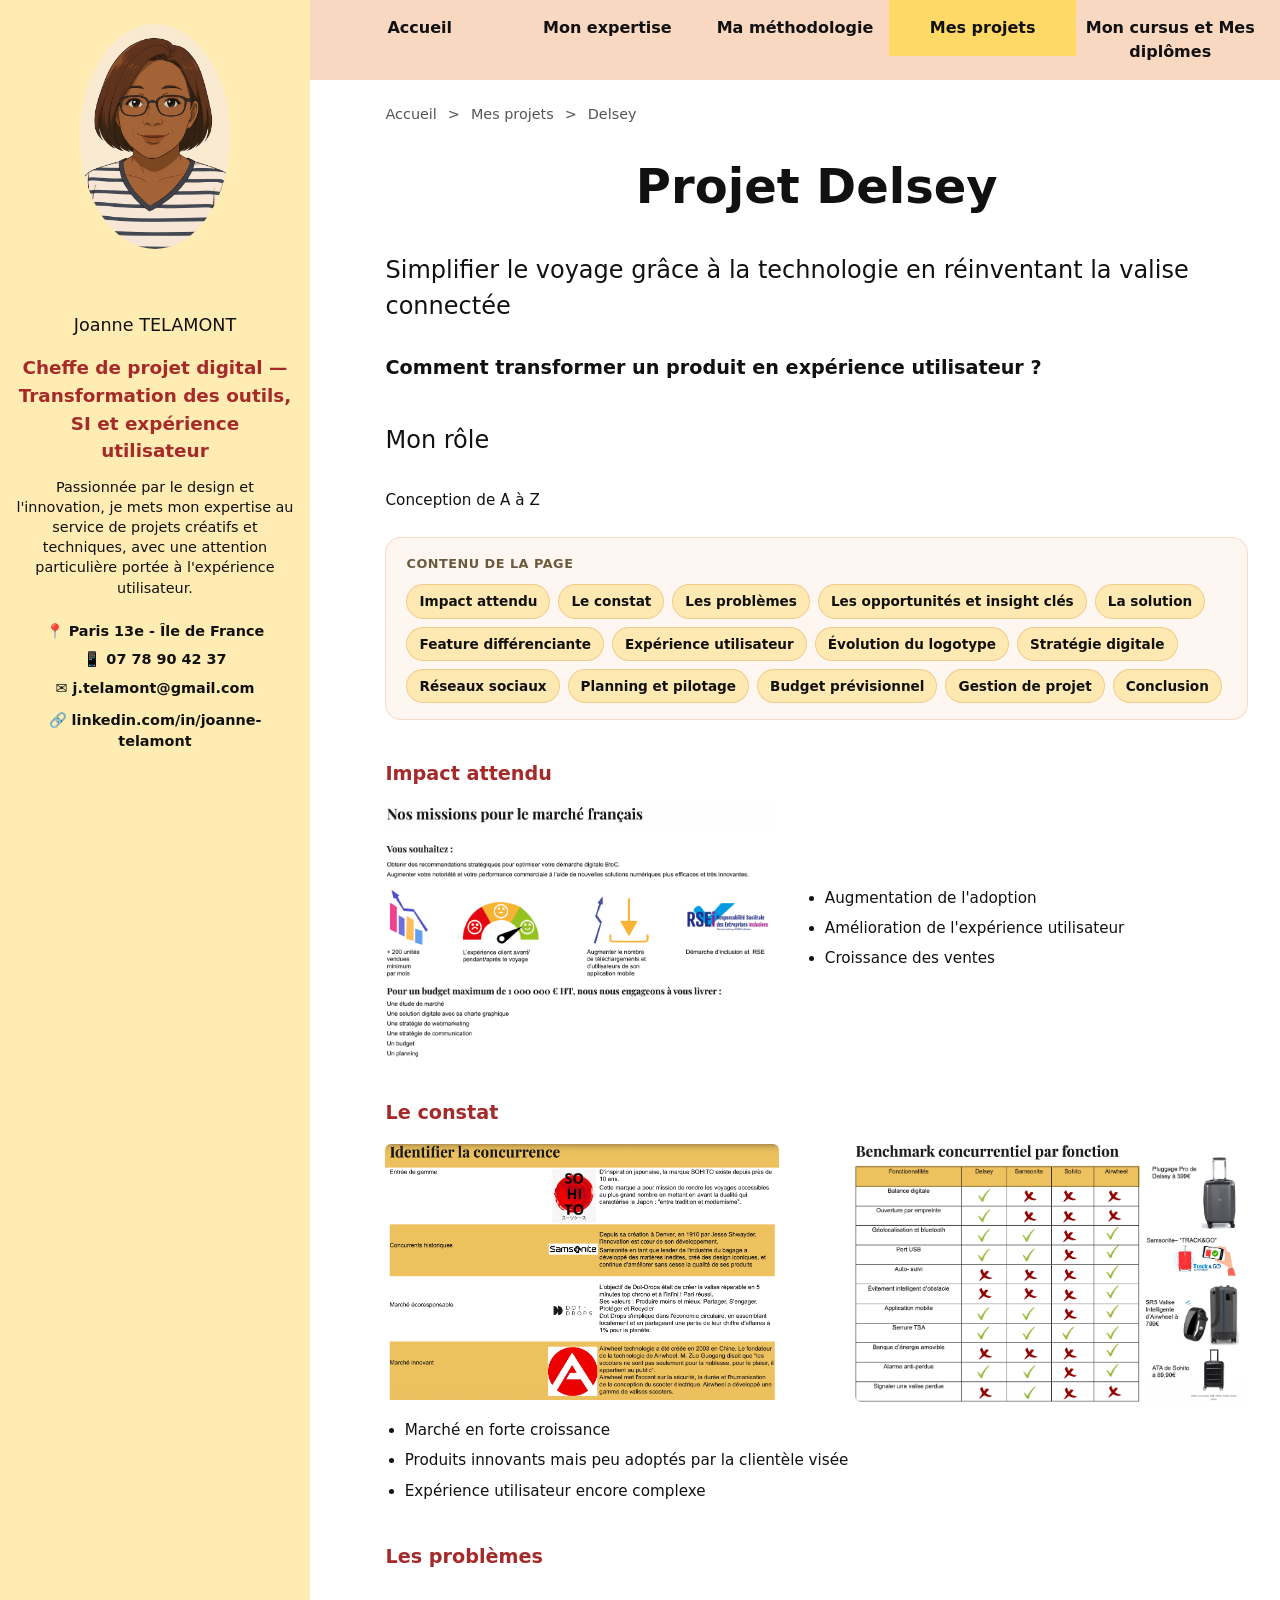
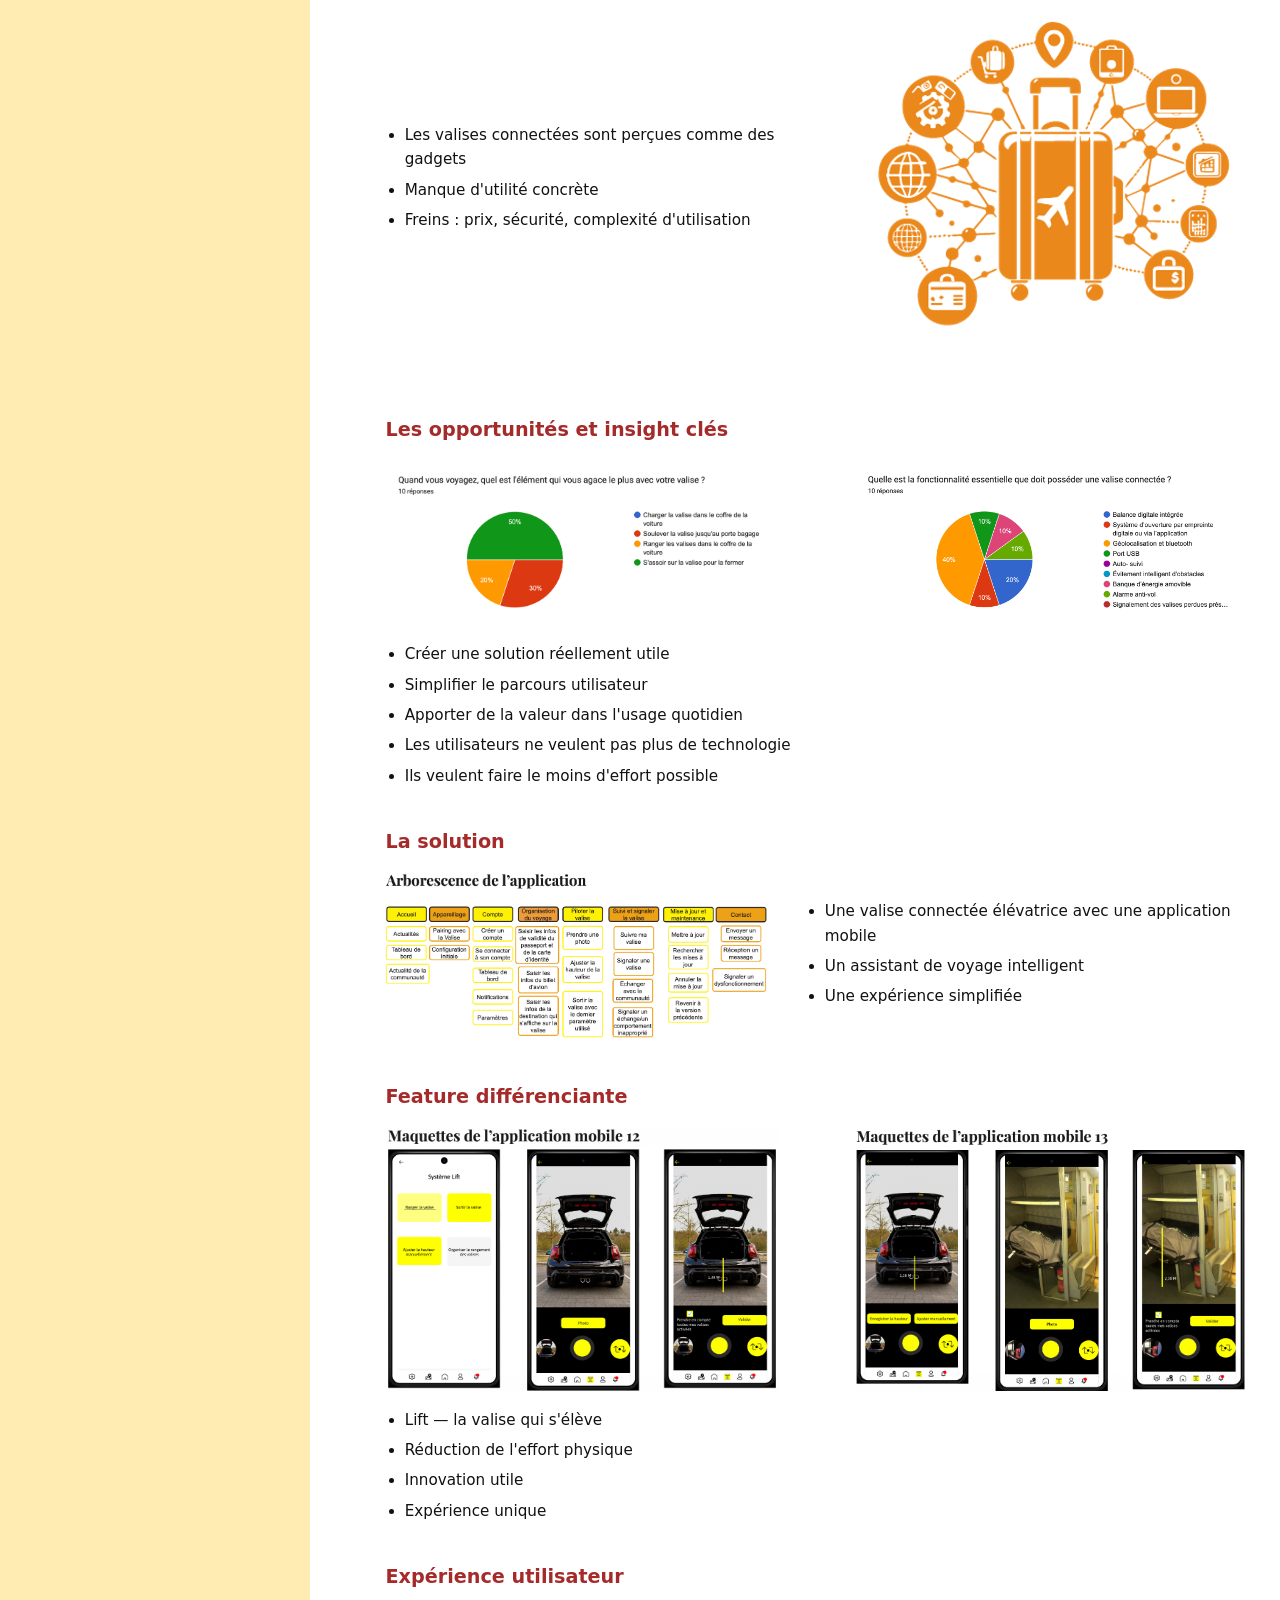
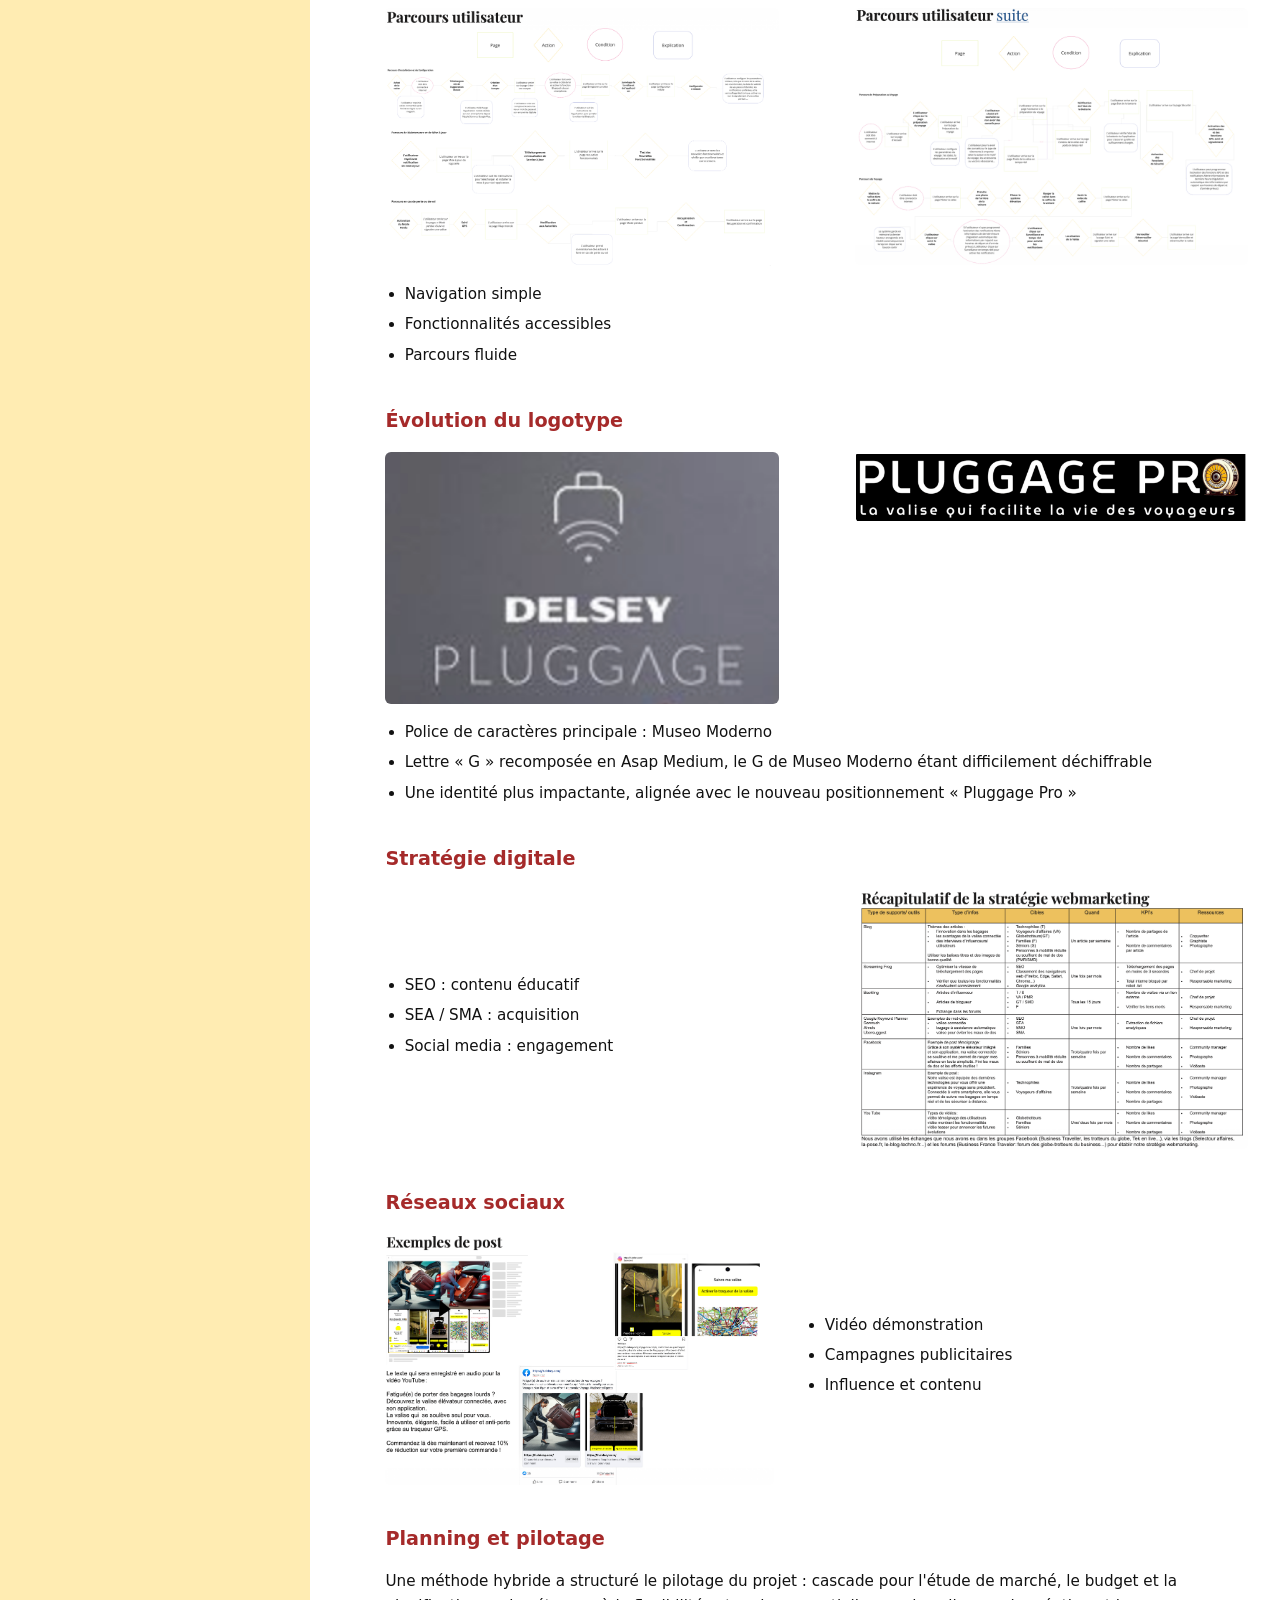
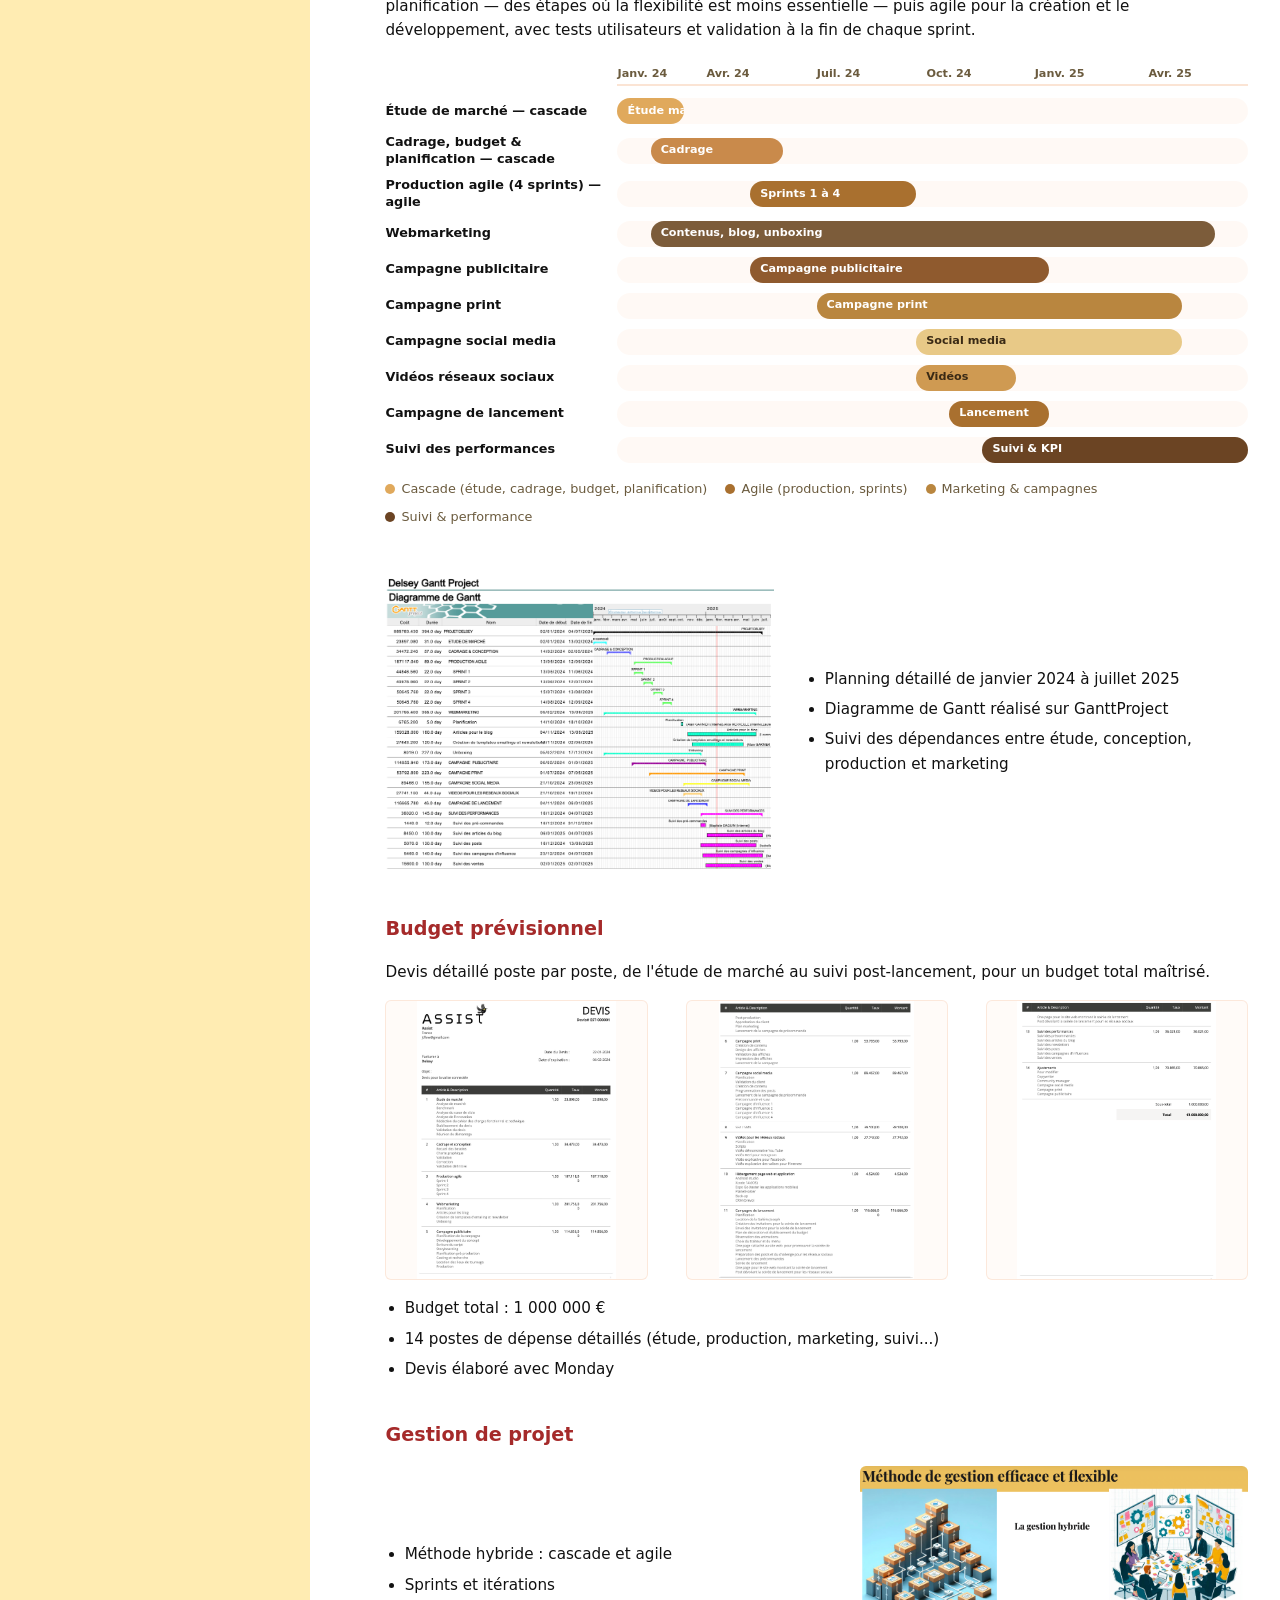
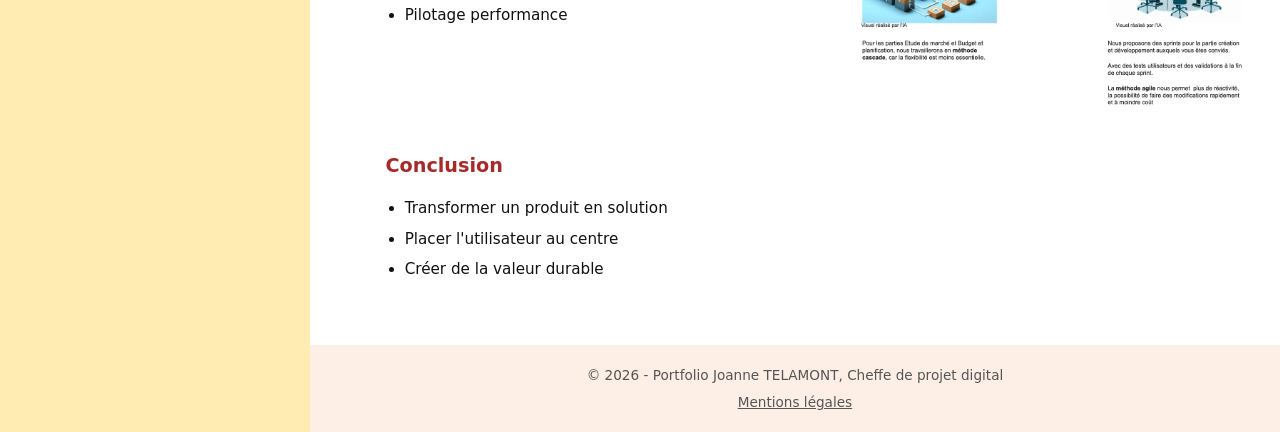
<file: mes-projets-delsey.html>
<!DOCTYPE html>
<html lang="fr">
<head>
<meta charset="UTF-8">
<meta name="viewport" content="width=device-width, initial-scale=1.0">
<title>Mon Portfolio - Projet - Delsey</title>
<link rel="stylesheet" href="style.css">
</head>
<body>

  <div class="page-wrapper">

    <!-- ===== Aside gauche ===== -->
    <aside class="sidebar">
      <div class="sidebar-inner">
      <img src="img/illustration-JT-7nov_ 2025.png" alt="Photo de profil">
      <h2>Joanne TELAMONT</h2>
      
        <h3>Cheffe de projet digital — Transformation des outils, SI et expérience utilisateur</h3>
      <p>
        Passionnée par le design et l'innovation, je mets mon expertise
        au service de projets créatifs et techniques, avec une attention
        particulière portée à l'expérience utilisateur.
      </p>

      <div class="liens">
        <p>📍 Paris 13e - Île de France</p>
        <p>📱 07 78 90 42 37</p>
        <a href="mailto:j.telamont@gmail.com">✉️ j.telamont@gmail.com</a>
        <a href="https://www.linkedin.com/in/joanne-telamont/" target="_blank" rel="noopener">🔗 linkedin.com/in/joanne-telamont</a>
       </div>
      </div>
    </aside>

    <!-- ===== Colonne de droite : navbar + contenu + footer ===== -->
    <div class="main-column">

      <!-- ===== Barre de navigation ===== -->
      <nav class="navbar">
        <ul>
          <li><a href="index.html">Accueil</a></li>
          <li><a href="mon-expertise.html">Mon expertise</a></li>
          <li><a href="ma-methodologie.html">Ma méthodologie</a></li>
          <li><a href="mes-projets.html" class="active">Mes projets</a></li>
          <li><a href="mon-cursus-et-mes-diplomes.html">Mon cursus et Mes diplômes</a></li>
        </ul>
      </nav>

      <!-- ===== Contenu principal ===== -->
      <main class="content">

        <!-- Fil d'Ariane -->
        <nav class="breadcrumb">
          <a href="index.html">Accueil</a>
          <span class="separator">&gt;</span>
          <a href="mes-projets.html">Mes projets</a>
          <span class="separator">&gt;</span>
          <span>Delsey</span>
        </nav>

        <!-- Titre -->
        <h1 class="section-title">Projet Delsey</h1>

        <h2>Simplifier le voyage grâce à la technologie en réinventant la valise connectée</h2>
        <h3 style="color: #111;">Comment transformer un produit en expérience utilisateur ?</h3>

        <h2>Mon rôle</h2>
        <p>Conception de A à Z</p>

        <!-- ========================================================= -->
        <!-- Sommaire ancré : reprend tous les titres h3 "section-title" -->
        <!-- ========================================================= -->
        <nav class="page-toc" aria-label="Sommaire de la page">
          <p class="toc-title">contenu de la page</p>
          <ul>
            <li><a href="#impact-attendu">Impact attendu</a></li>
            <li><a href="#le-constat">Le constat</a></li>
            <li><a href="#les-problemes">Les problèmes</a></li>
            <li><a href="#opportunites-insight-cles">Les opportunités et insight clés</a></li>
            <li><a href="#la-solution">La solution</a></li>
            <li><a href="#feature-differenciante">Feature différenciante</a></li>
            <li><a href="#experience-utilisateur">Expérience utilisateur</a></li>
            <li><a href="#evolution-logotype">Évolution du logotype</a></li>
            <li><a href="#strategie-digitale">Stratégie digitale</a></li>
            <li><a href="#reseaux-sociaux">Réseaux sociaux</a></li>
            <li><a href="#planning-pilotage">Planning et pilotage</a></li>
            <li><a href="#budget-previsionnel">Budget prévisionnel</a></li>
            <li><a href="#gestion-de-projet">Gestion de projet</a></li>
            <li><a href="#conclusion">Conclusion</a></li>
          </ul>
        </nav>

        <!-- Image gauche / texte droite -->
        <h3 id="impact-attendu" class="section-title">Impact attendu</h3>
        <div class="row">
          <div class="row-image">
            <img src="img/Impact-attendu-delsey.png" alt="Visuel du projet Delsey - impact attendu">
          </div>
          <div class="row-text">
            <ul class="feature-list">
              <li>Augmentation de l'adoption</li>
              <li>Amélioration de l'expérience utilisateur</li>
              <li>Croissance des ventes</li>
            </ul>
          </div>
        </div>

        <!-- Deux images côte à côte / texte en dessous -->
        <h3 id="le-constat" class="section-title">Le constat</h3>
        <div class="row-double">
          <div class="images-duo">
            <img src="img/Constat-delsey.png" alt="Visuel du projet Delsey - constat marché">
            <img src="img/Constat2-delsey.png" alt="Visuel du projet Delsey - constat usage">
          </div>
          <ul class="feature-list">
            <li>Marché en forte croissance</li>
            <li>Produits innovants mais peu adoptés par la clientèle visée</li>
            <li>Expérience utilisateur encore complexe</li>
          </ul>
        </div>

        <!-- Image gauche / texte droite -->
        <h3 id="les-problemes" class="section-title">Les problèmes</h3>
        <div class="row reverse">
          <div class="row-image">
            <img src="img/problematique.png" alt="Visuel du projet Delsey - problématique">
          </div>
          <div class="row-text">
            <ul class="feature-list">
              <li>Les valises connectées sont perçues comme des gadgets</li>
              <li>Manque d'utilité concrète</li>
              <li>Freins : prix, sécurité, complexité d'utilisation</li>
            </ul>
          </div>
        </div>

        <!-- Deux images côte à côte / texte en dessous -->
        <h3 id="opportunites-insight-cles" class="section-title">Les opportunités et insight clés</h3>
        <div class="row-double">
          <div class="images-duo">
            <img src="img/questionnaire-opportunite-delsey.png" alt="Visuel du projet Delsey - opportunités">
            <img src="img/insight-cle.png" alt="Visuel du projet Delsey - insight clé">
          </div>
          <ul class="feature-list">
            <li>Créer une solution réellement utile</li>
            <li>Simplifier le parcours utilisateur</li>
            <li>Apporter de la valeur dans l'usage quotidien</li>
            <li>Les utilisateurs ne veulent pas plus de technologie</li>
            <li>Ils veulent faire le moins d'effort possible</li>
          </ul>
        </div>

        <!-- Image gauche / texte droite -->
        <h3 id="la-solution" class="section-title">La solution</h3>
        <div class="row">
          <div class="row-image">
            <img src="img/Arborescence-Delsey.png" alt="Visuel du projet Delsey - arborescence de la solution">
          </div>
          <div class="row-text">
            <ul class="feature-list">
              <li>Une valise connectée élévatrice avec une application mobile</li>
              <li>Un assistant de voyage intelligent</li>
              <li>Une expérience simplifiée</li>
            </ul>
          </div>
        </div>

        <!-- Deux images côte à côte / texte en dessous -->
        <h3 id="feature-differenciante" class="section-title">Feature différenciante</h3>
        <div class="row-double">
          <div class="images-duo">
            <img src="img/Element-differenciation-delsey.png" alt="Visuel du projet Delsey - feature différenciante 1">
            <img src="img/Element-differenciation2-delsey.png" alt="Visuel du projet Delsey - feature différenciante 2">
          </div>
          <ul class="feature-list">
            <li>Lift — la valise qui s'élève</li>
            <li>Réduction de l'effort physique</li>
            <li>Innovation utile</li>
            <li>Expérience unique</li>
          </ul>
        </div>

        <!-- Deux images côte à côte / texte en dessous -->
        <h3 id="experience-utilisateur" class="section-title">Expérience utilisateur</h3>
        <div class="row-double">
          <div class="images-duo">
            <img src="img/Parcours-utilisateur-delsey.png" alt="Visuel du projet Delsey - parcours utilisateur 1">
            <img src="img/Parcours-utilisateur2-delsey.png" alt="Visuel du projet Delsey - parcours utilisateur 2">
          </div>
          <ul class="feature-list">
            <li>Navigation simple</li>
            <li>Fonctionnalités accessibles</li>
            <li>Parcours fluide</li>
          </ul>
        </div>

        <!-- ========================================================= -->
        <!-- Évolution du logotype (section indépendante)               -->
        <!-- ========================================================= -->
        <h3 id="evolution-logotype" class="section-title">Évolution du logotype</h3>
        <div class="row-double">
          <div class="images-duo">
            <img src="img/ancien-logotype-delsey.png" alt="Ancien logotype Delsey Pluggage">
            <img src="img/nouveau-logotype-delsey.png" alt="Nouveau logotype Pluggage Pro">
          </div>
          <ul class="feature-list">
            <li>Police de caractères principale : Museo Moderno</li>
            <li>Lettre « G » recomposée en Asap Medium, le G de Museo Moderno étant difficilement déchiffrable</li>
            <li>Une identité plus impactante, alignée avec le nouveau positionnement « Pluggage Pro »</li>
          </ul>
        </div>

        <!-- Texte gauche / image droite -->
        <h3 id="strategie-digitale" class="section-title">Stratégie digitale</h3>
        <div class="row reverse">
          <div class="row-image">
            <img src="img/Strategie-digital-delsey.png" alt="Visuel du projet Delsey - stratégie digitale">
          </div>
          <div class="row-text">
            <ul class="feature-list">
              <li>SEO : contenu éducatif</li>
              <li>SEA / SMA : acquisition</li>
              <li>Social media : engagement</li>
            </ul>
          </div>
        </div>

        <!-- Image gauche / texte droite -->
        <h3 id="reseaux-sociaux" class="section-title">Réseaux sociaux</h3>
        <div class="row">
          <div class="row-image">
            <img src="img/rs-delsey.png" alt="Visuel du projet Delsey - réseaux sociaux">
          </div>
          <div class="row-text">
            <ul class="feature-list">
              <li>Vidéo démonstration</li>
              <li>Campagnes publicitaires</li>
              <li>Influence et contenu</li>
            </ul>
          </div>
        </div>

        <!-- ========================================================= -->
        <!-- Planning & pilotage : méthode hybride, roadmap, Gantt      -->
        <!-- ========================================================= -->
        <h3 id="planning-pilotage" class="section-title">Planning et pilotage</h3>
        <p>
          Une méthode hybride a structuré le pilotage du projet : cascade pour
          l'étude de marché, le budget et la planification — des étapes où la
          flexibilité est moins essentielle — puis agile pour la création et
          le développement, avec tests utilisateurs et validation à la fin de
          chaque sprint.
        </p>

        <div class="roadmap">
          <div class="roadmap-scale">
            <span style="left:0%">Janv. 24</span>
            <span style="left:15.79%">Avr. 24</span>
            <span style="left:31.58%">Juil. 24</span>
            <span style="left:47.37%">Oct. 24</span>
            <span style="left:63.16%">Janv. 25</span>
            <span style="left:78.95%">Avr. 25</span>
            <span style="left:100%">Juil. 25</span>
          </div>

          <div class="roadmap-rows">
            <div class="roadmap-row">
              <span class="roadmap-label">Étude de marché — cascade</span>
              <div class="roadmap-track">
                <div class="roadmap-bar" style="left:0%; width:10.53%; background:#e0a95c;">Étude marché</div>
              </div>
            </div>
            <div class="roadmap-row">
              <span class="roadmap-label">Cadrage, budget &amp; planification — cascade</span>
              <div class="roadmap-track">
                <div class="roadmap-bar" style="left:5.26%; width:21.05%; background:#c98a4b;">Cadrage</div>
              </div>
            </div>
            <div class="roadmap-row">
              <span class="roadmap-label">Production agile (4 sprints) — agile</span>
              <div class="roadmap-track">
                <div class="roadmap-bar" style="left:21.05%; width:26.32%; background:#a9702f;">Sprints 1 à 4</div>
              </div>
            </div>
            <div class="roadmap-row">
              <span class="roadmap-label">Webmarketing</span>
              <div class="roadmap-track">
                <div class="roadmap-bar" style="left:5.26%; width:89.47%; background:#7c5c3a;">Contenus, blog, unboxing</div>
              </div>
            </div>
            <div class="roadmap-row">
              <span class="roadmap-label">Campagne publicitaire</span>
              <div class="roadmap-track">
                <div class="roadmap-bar" style="left:21.05%; width:47.37%; background:#8f5a2e;">Campagne publicitaire</div>
              </div>
            </div>
            <div class="roadmap-row">
              <span class="roadmap-label">Campagne print</span>
              <div class="roadmap-track">
                <div class="roadmap-bar" style="left:31.58%; width:57.89%; background:#b9863f;">Campagne print</div>
              </div>
            </div>
            <div class="roadmap-row">
              <span class="roadmap-label">Campagne social media</span>
              <div class="roadmap-track">
                <div class="roadmap-bar" style="left:47.37%; width:42.11%; background:#e8c987; color:#3a2a15;">Social media</div>
              </div>
            </div>
            <div class="roadmap-row">
              <span class="roadmap-label">Vidéos réseaux sociaux</span>
              <div class="roadmap-track">
                <div class="roadmap-bar" style="left:47.37%; width:15.79%; background:#cf9a52; color:#3a2a15;">Vidéos</div>
              </div>
            </div>
            <div class="roadmap-row">
              <span class="roadmap-label">Campagne de lancement</span>
              <div class="roadmap-track">
                <div class="roadmap-bar" style="left:52.63%; width:15.79%; background:#a9702f;">Lancement</div>
              </div>
            </div>
            <div class="roadmap-row">
              <span class="roadmap-label">Suivi des performances</span>
              <div class="roadmap-track">
                <div class="roadmap-bar" style="left:57.89%; width:42.11%; background:#6b4423;">Suivi &amp; KPI</div>
              </div>
            </div>
          </div>

          <p class="roadmap-legend">
            <span><span class="dot" style="background:#e0a95c;"></span>Cascade (étude, cadrage, budget, planification)</span>
            <span><span class="dot" style="background:#a9702f;"></span>Agile (production, sprints)</span>
            <span><span class="dot" style="background:#b9863f;"></span>Marketing &amp; campagnes</span>
            <span><span class="dot" style="background:#6b4423;"></span>Suivi &amp; performance</span>
          </p>
        </div>

        <div class="row">
          <div class="row-image">
            <img src="img/gantt-delsey.png" alt="Diagramme de Gantt du projet Delsey réalisé sur GanttProject">
          </div>
          <div class="row-text">
            <ul class="feature-list">
              <li>Planning détaillé de janvier 2024 à juillet 2025</li>
              <li>Diagramme de Gantt réalisé sur GanttProject</li>
              <li>Suivi des dépendances entre étude, conception, production et marketing</li>
            </ul>
          </div>
        </div>

        <!-- ========================================================= -->
        <!-- Budget prévisionnel : devis                                -->
        <!-- ========================================================= -->
        <h3 id="budget-previsionnel" class="section-title">Budget prévisionnel</h3>
        <p>
          Devis détaillé poste par poste, de l'étude de marché au suivi
          post-lancement, pour un budget total maîtrisé.
        </p>

        <div class="row-triple">
          <div class="images-trio">
            <img src="img/budget-devis-delsey.jpg" alt="Devis Delsey - page 1 : étude de marché, cadrage, production agile, webmarketing">
            <img src="img/budget-devis-delsey2.png" alt="Devis Delsey - page 2 : campagnes publicitaire, print, social media, vidéos, lancement">
            <img src="img/budget-devis-delsey3.png" alt="Devis Delsey - page 3 : suivi des performances, ajustements, total">
          </div>
          <ul class="feature-list">
            <li>Budget total : 1 000 000 €</li>
            <li>14 postes de dépense détaillés (étude, production, marketing, suivi...)</li>
            <li>Devis élaboré avec Monday</li>
          </ul>
        </div>

        <!-- Texte gauche / image droite -->
        <h3 id="gestion-de-projet" class="section-title">Gestion de projet</h3>
        <div class="row reverse">
          <div class="row-image">
            <img src="img/Gestion-projet-delsey.png" alt="Visuel du projet Delsey - gestion de projet">
          </div>
          <div class="row-text">
            <ul class="feature-list">
              <li>Méthode hybride : cascade et agile</li>
              <li>Sprints et itérations</li>
              <li>Pilotage performance</li>
            </ul>
          </div>
        </div>

        <h3 id="conclusion" class="section-title">Conclusion</h3>
        <ul class="feature-list">
          <li>Transformer un produit en solution</li>
          <li>Placer l'utilisateur au centre</li>
          <li>Créer de la valeur durable</li>
        </ul>

      </main>

      <!-- ===== Footer : toujours en bas de la page ===== -->
      <footer>
        <p>&copy; 2026 - Portfolio Joanne TELAMONT, Cheffe de projet digital</p>
        <a href="mentions-legales.html">Mentions légales</a>
      </footer>

    </div>
  </div>

  <!-- ===== Bouton retour en haut ===== -->
  <button id="backToTop" class="back-to-top" aria-label="Retour en haut de la page">↑</button>
  <script src="script.js"></script>

</body>
</html>
</file>
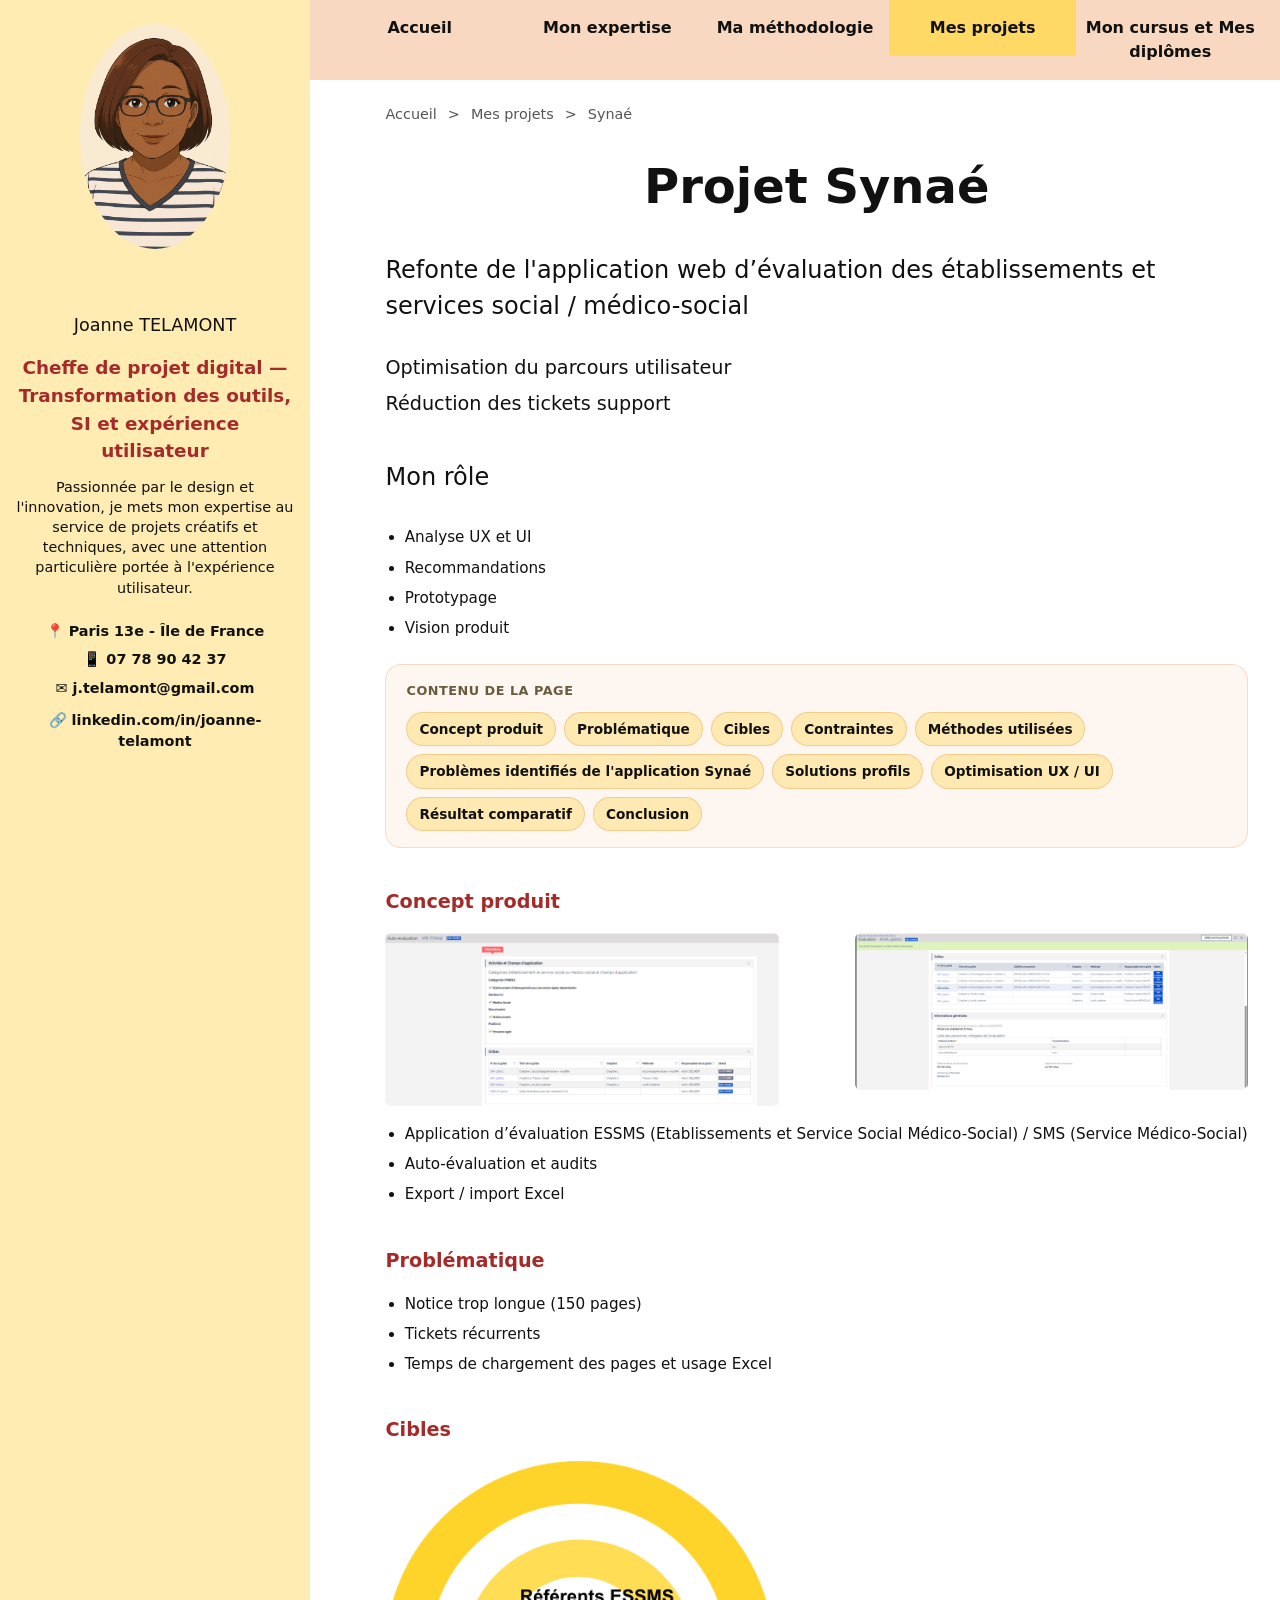
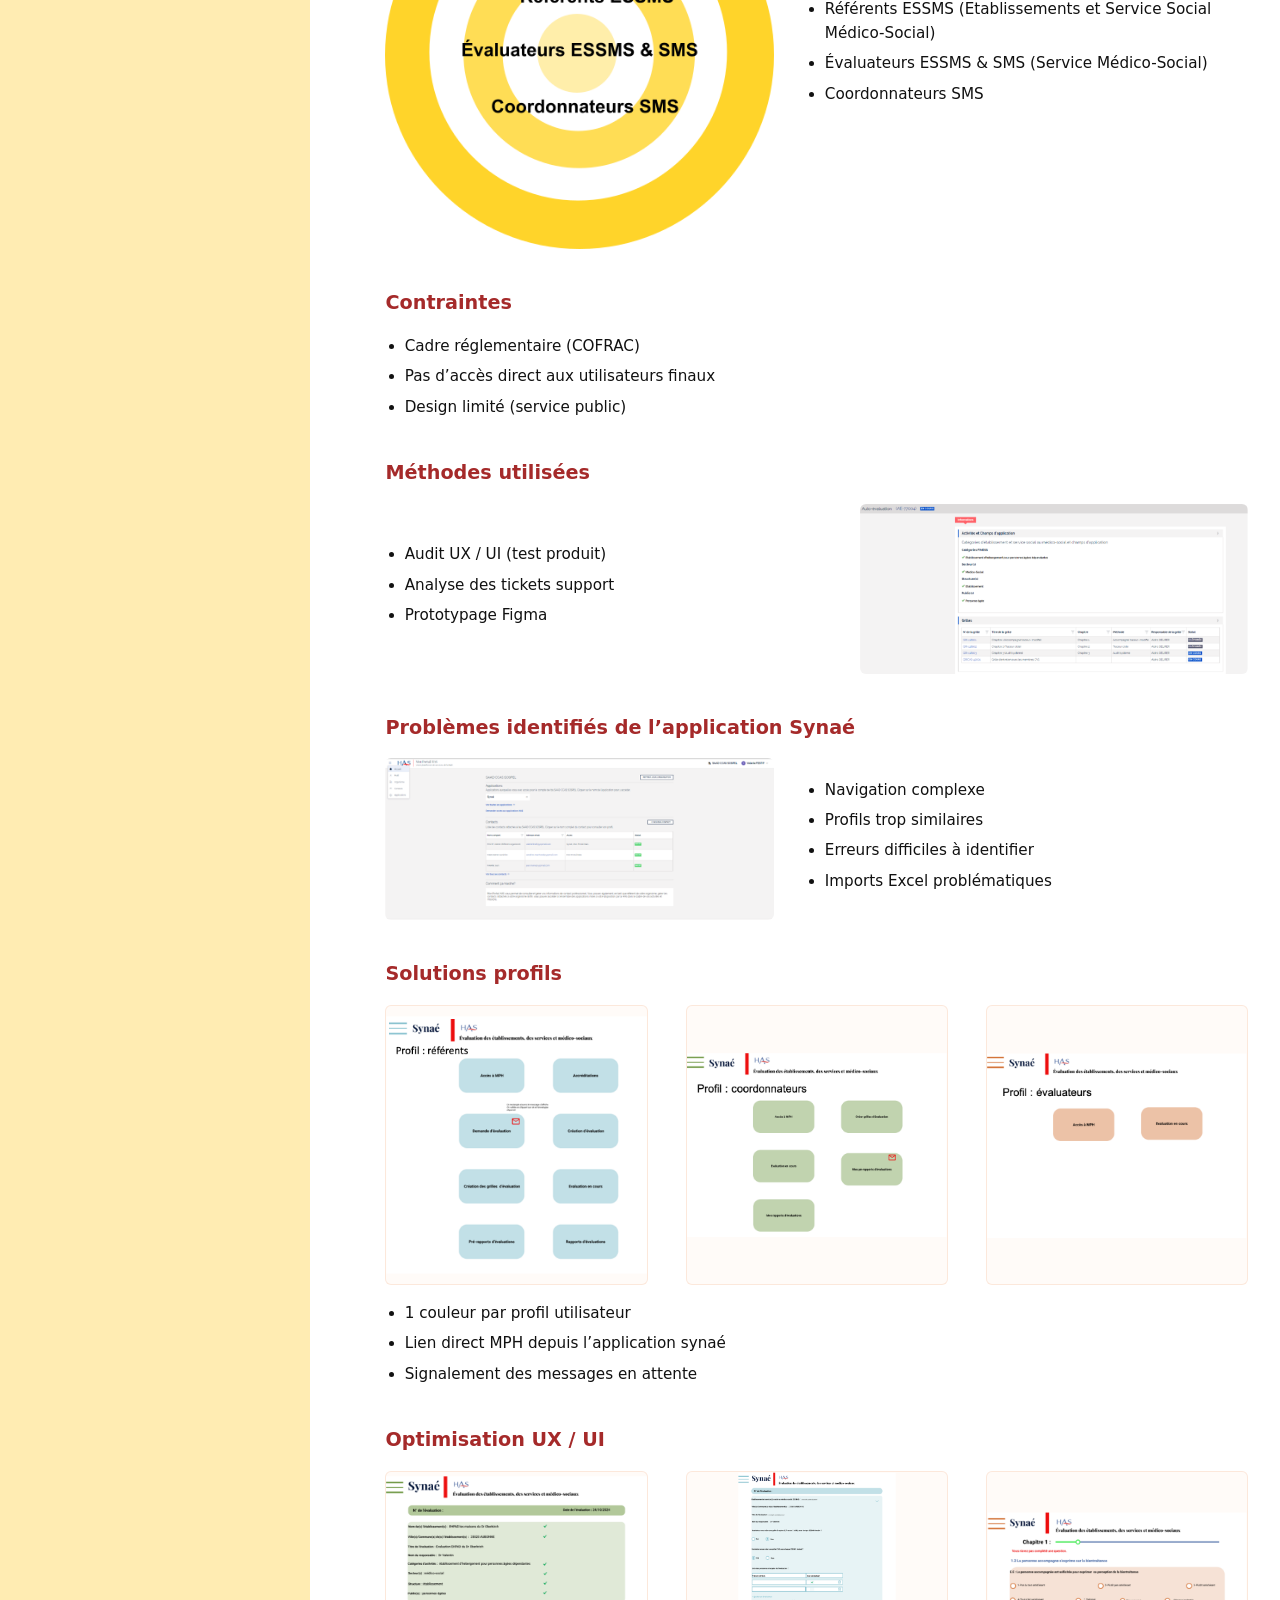
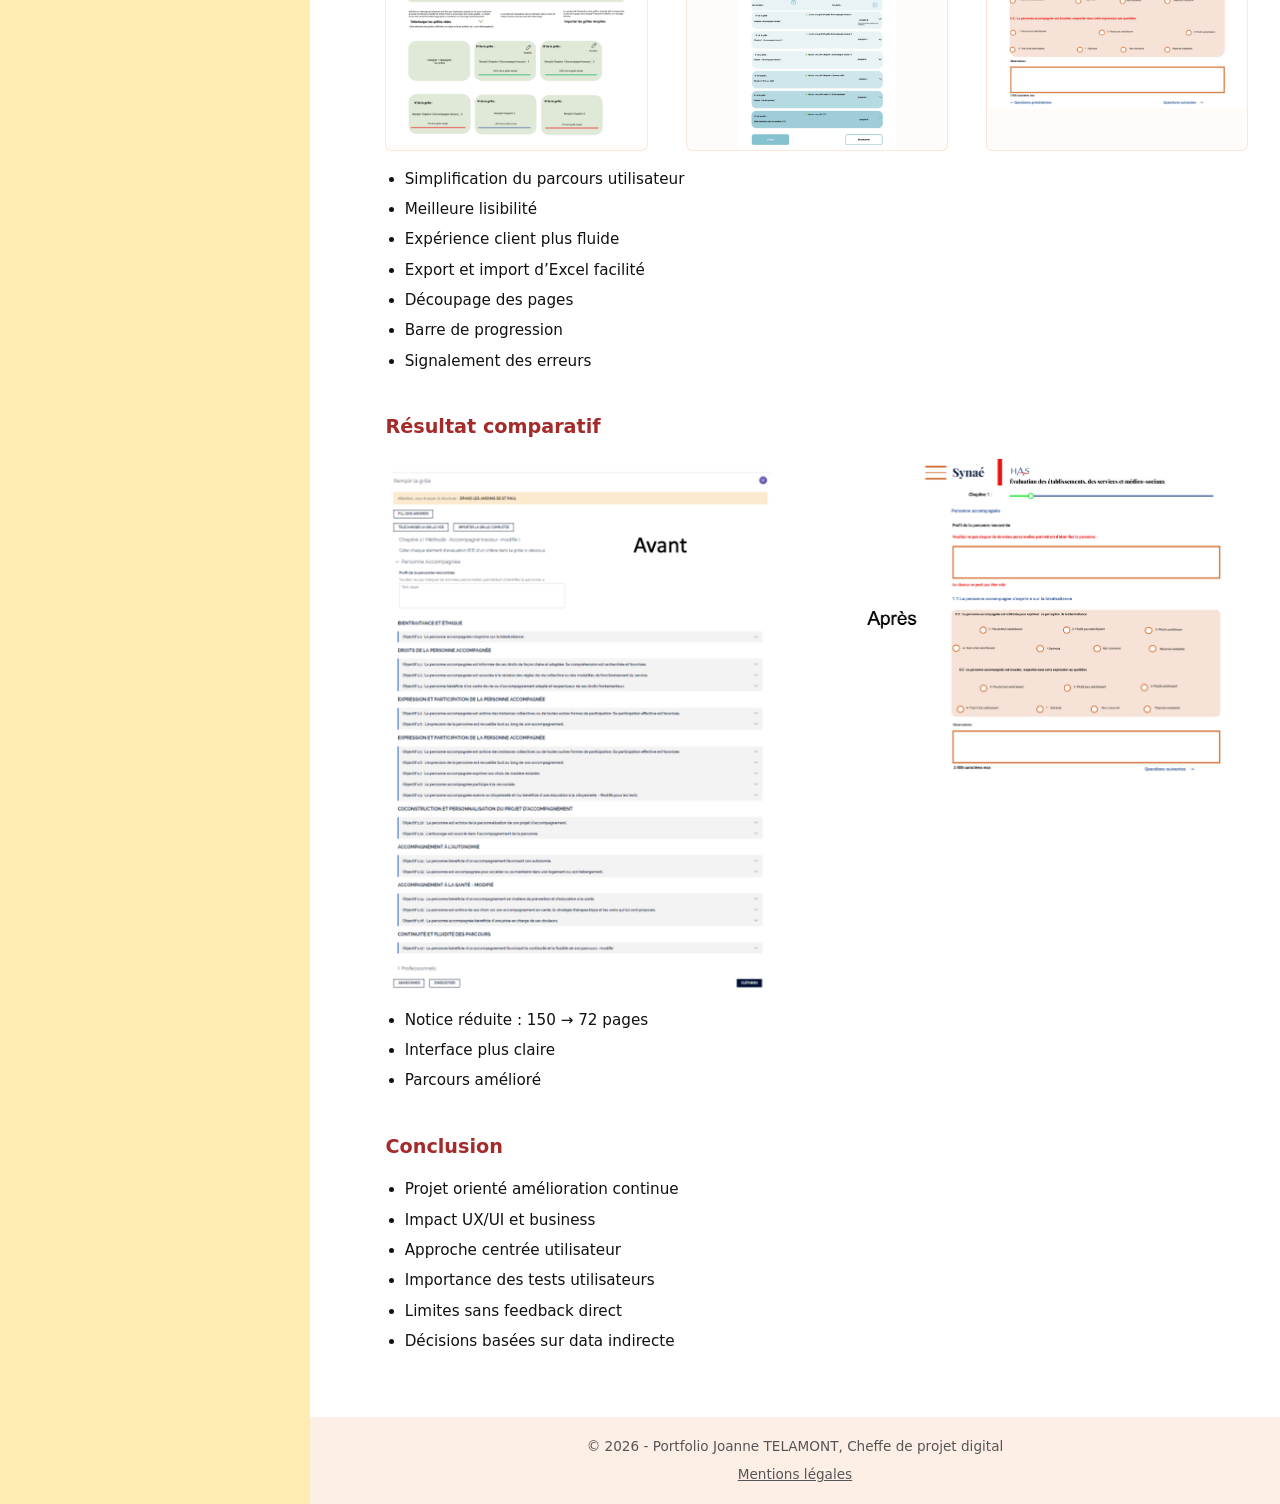
<file: mes-projets-synae.html>
<!DOCTYPE html>
<html lang="fr">
<head>
<meta charset="UTF-8">
<meta name="viewport" content="width=device-width, initial-scale=1.0">
<title>Mon Portfolio - Projet - Synaé </title>
<link rel="stylesheet" href="style.css">
</head>
<body>

  <div class="page-wrapper">

    <!-- ===== Aside gauche ===== -->
    <aside class="sidebar">
      <div class="sidebar-inner">
      <img src="img/illustration-JT-7nov_ 2025.png" alt="Photo de profil">
      <h2>Joanne TELAMONT</h2>
      
        <h3>Cheffe de projet digital — Transformation des outils, SI et expérience utilisateur</h3>
      <p>
        Passionnée par le design et l'innovation, je mets mon expertise
        au service de projets créatifs et techniques, avec une attention
        particulière portée à l'expérience utilisateur.
      </p>

      <div class="liens">
        <p>📍 Paris 13e - Île de France</p>
        <p>📱 07 78 90 42 37</p>
        <a href="mailto:j.telamont@gmail.com">✉️ j.telamont@gmail.com</a>
        <a href="https://www.linkedin.com/in/joanne-telamont/" target="_blank" rel="noopener">🔗 linkedin.com/in/joanne-telamont</a>
       </div>
      </div>
    </aside>

    <!-- ===== Colonne de droite : navbar + contenu + footer ===== -->
    <div class="main-column">

      <!-- ===== Barre de navigation ===== -->
      <nav class="navbar">
        <ul>
          <li><a href="index.html">Accueil</a></li>
          <li><a href="mon-expertise.html">Mon expertise</a></li>
          <li><a href="ma-methodologie.html">Ma méthodologie</a></li>
          <li><a href="mes-projets.html" class="active">Mes projets</a></li>
          <li><a href="mon-cursus-et-mes-diplomes.html">Mon cursus et Mes diplômes</a></li>
        </ul>
      </nav>

      <!-- ===== Contenu principal ===== -->
      <main class="content">

        <!-- Fil d'Ariane -->
        <nav class="breadcrumb">
          <a href="index.html">Accueil</a>
          <span class="separator">&gt;</span>
          <a href="mes-projets.html">Mes projets</a>
          <span class="separator">&gt;</span>
          <span>Synaé</span>
        </nav>

        <!-- Titre -->
        <h1 class="section-title">Projet Synaé</h1>

        <h2>Refonte de l'application web d’évaluation des établissements et services social / médico-social</h2>

        <h3 style="color: #111; font-weight: lighter;">Optimisation du parcours utilisateur</h3>

        <h3 style="color: #111; font-weight: lighter;">Réduction des tickets support</h3>

        <h2>Mon rôle</h2>
        <div>
          <ul class="feature-list">
            <li>Analyse UX et UI</li>
            <li>Recommandations</li>
            <li>Prototypage</li>
            <li>Vision produit</li>
          </ul>
        </div>

        <!-- ========================================================= -->
        <!-- Sommaire ancré : reprend tous les titres h3 "section-title" -->
        <!-- ========================================================= -->
        <nav class="page-toc" aria-label="Sommaire de la page">
          <p class="toc-title">contenu de la page</p>
          <ul>
            <li><a href="#concept-produit">Concept produit</a></li>
            <li><a href="#problematique">Problématique</a></li>
            <li><a href="#cibles">Cibles</a></li>
            <li><a href="#contraintes">Contraintes</a></li>
            <li><a href="#methodes-utilisees">Méthodes utilisées</a></li>
            <li><a href="#problemes-identifies">Problèmes identifiés de l'application Synaé</a></li>
            <li><a href="#solutions-profils">Solutions profils</a></li>
            <li><a href="#optimisation-ux-ui">Optimisation UX / UI</a></li>
            <li><a href="#resultat-comparatif">Résultat comparatif</a></li>
            <li><a href="#conclusion">Conclusion</a></li>
          </ul>
        </nav>

        <!-- Deux images côte à côte / texte en dessous -->
        <h3 id="concept-produit" class="section-title">Concept produit</h3>
        <div class="row-double">
          <div class="images-duo">
            <img src="img/concept-produit-synae.png" alt="Visuel du projet Synaé- Concept produit">
            <img src="img/concept-produit-synae2.png" alt="Visuel du projet Synaé - Concept produit 2">
          </div>
          <ul class="feature-list">
            <li>Application d’évaluation ESSMS (Etablissements et Service Social Médico-Social) / SMS (Service Médico-Social)</li>
            <li>Auto-évaluation et audits</li>
            <li>Export / import Excel</li>
          </ul>
        </div>

        <h3 id="problematique" class="section-title">Problématique</h3>
        <ul class="feature-list">
          <li>Notice trop longue (150 pages)</li>
          <li>Tickets récurrents</li>
          <li>Temps de chargement des pages et usage Excel</li>
        </ul>

        <!-- Image gauche / texte droite -->
        <h3 id="cibles" class="section-title">Cibles</h3>
        <div class="row">
          <div class="row-image">
            <img src="img/cible-synae.png" alt="Visuel du projet Synaé - Problématique">
          </div>
          <div class="row-text">
            <ul class="feature-list">
              <li>Référents ESSMS (Etablissements et Service Social Médico-Social)</li>
              <li>Évaluateurs ESSMS & SMS (Service Médico-Social)</li>
              <li>Coordonnateurs SMS</li>
            </ul>
          </div>
        </div>

        <h3 id="contraintes" class="section-title">Contraintes</h3>
        <ul class="feature-list">
          <li>Cadre réglementaire (COFRAC)</li>
          <li>Pas d’accès direct aux utilisateurs finaux</li>
          <li>Design limité (service public)</li>
        </ul>

        <!-- Texte gauche / image droite -->
        <h3 id="methodes-utilisees" class="section-title">Méthodes utilisées</h3>
        <div class="row reverse">
          <div class="row-image">
            <img src="img/methode-utilise-synae1.png" alt="Visuel du projet Synaé - Méthodes utilisées">
          </div>
          <div class="row-text">
            <ul class="feature-list">
              <li>Audit UX / UI (test produit)</li>
              <li>Analyse des tickets support</li>
              <li>Prototypage Figma</li>
            </ul>
          </div>
        </div>

        <!-- Image gauche / texte droite -->
        <h3 id="problemes-identifies" class="section-title">Problèmes identifiés de l’application Synaé</h3>
        <div class="row">
          <div class="row-image">
            <img src="img/probleme-application-synae.png" alt="Visuel du projet Synaé - Problèmes identifiés de l’application Synaé">
          </div>
          <div class="row-text">
            <ul class="feature-list">
              <li>Navigation complexe</li>
              <li>Profils trop similaires</li>
              <li>Erreurs difficiles à identifier</li>
              <li>Imports Excel problématiques</li>
            </ul>
          </div>
        </div>

        <!-- Trois images côte à côte / texte en dessous -->
        <h3 id="solutions-profils" class="section-title">Solutions profils</h3>
        <div class="row-triple">
          <div class="images-trio">
            <img src="img/solution-profil-synae.png" alt="Visuel du projet Synaé - Solutions profils">
            <img src="img/solution-profil-synae2.png" alt="Visuel du projet Synaé - Solutions profils 2">
            <img src="img/solution-profil-synae3.png" alt="Visuel du projet Synaé - Solutions profils 3">
          </div>
          <ul class="feature-list">
            <li>1 couleur par profil utilisateur </li>
            <li>Lien direct MPH depuis l’application synaé</li>
            <li>Signalement des messages en attente</li>
          </ul>
        </div>

        <!-- Trois images côte à côte / texte en dessous -->
        <h3 id="optimisation-ux-ui" class="section-title">Optimisation UX / UI</h3>
        <div class="row-triple">
          <div class="images-trio">
            <img src="img/optimisation-ux_ui-synae.png" alt="Visuel du projet Synaé - Optimisation UX / UI">
            <img src="img/optimisation-ux_ui-synae2.png" alt="Visuel du projet Synaé - cOptimisation UX / UI 2">
            <img src="img/optimisation-ux_ui-synae3.png" alt="Visuel du projet Synaé - Optimisation UX / UI 3">
          </div>
          <ul class="feature-list">
            <li>Simplification du parcours utilisateur</li>
            <li>Meilleure lisibilité</li>
            <li>Expérience client plus fluide</li>
            <li>Export et import d’Excel facilité</li>
            <li>Découpage des pages</li>
            <li>Barre de progression</li>
            <li>Signalement des erreurs</li>
          </ul>
        </div>

        <!-- Deux images côte à côte / texte en dessous -->
        <h3 id="resultat-comparatif" class="section-title">Résultat comparatif</h3>
        <div class="row-double">
          <div class="images-duo">
            <img src="img/resultat-comparatif-synae1.png" alt="Visuel du projet Synaé - Résultat comparatif">
            <img src="img/resultat-comparatif-synae2.png" alt="Visuel du projet Synaé - Résultat comparatif 2">
          </div>
          <ul class="feature-list">
            <li>Notice réduite : 150 → 72 pages</li>
            <li>Interface plus claire</li>
            <li>Parcours amélioré</li>
          </ul>
        </div>

        <h3 id="conclusion" class="section-title">Conclusion</h3>
        <ul class="feature-list">
          <li>Projet orienté amélioration continue</li>
          <li>Impact UX/UI et business</li>
          <li>Approche centrée utilisateur</li>
          <li>Importance des tests utilisateurs</li>
          <li>Limites sans feedback direct</li>
          <li>Décisions basées sur data indirecte</li>
        </ul>

      </main>

      <!-- ===== Footer : toujours en bas de la page ===== -->
      <footer>
        <p>&copy; 2026 - Portfolio Joanne TELAMONT, Cheffe de projet digital</p>
        <a href="mentions-legales.html">Mentions légales</a>
      </footer>

    </div>
  </div>

  <!-- ===== Bouton retour en haut ===== -->
  <button id="backToTop" class="back-to-top" aria-label="Retour en haut de la page">↑</button>
  <script src="script.js"></script>

</body>
</html>
</file>
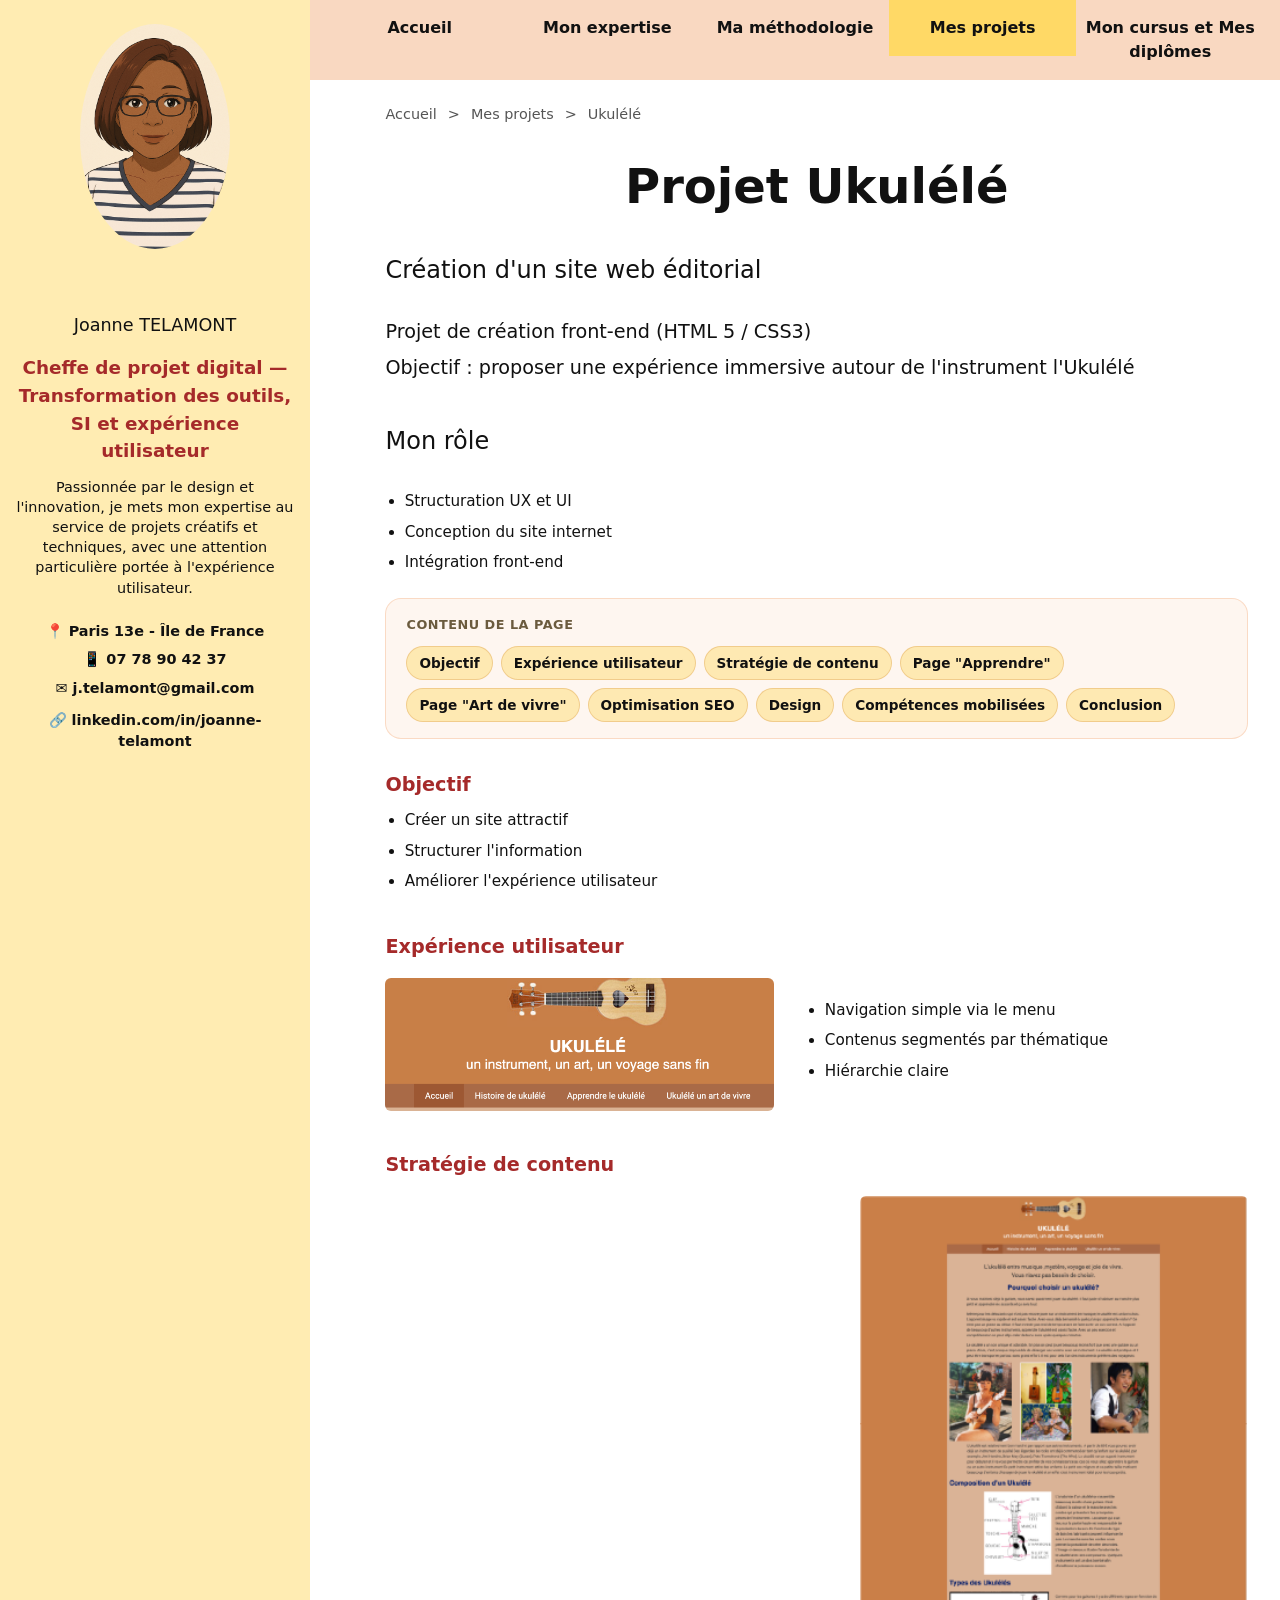
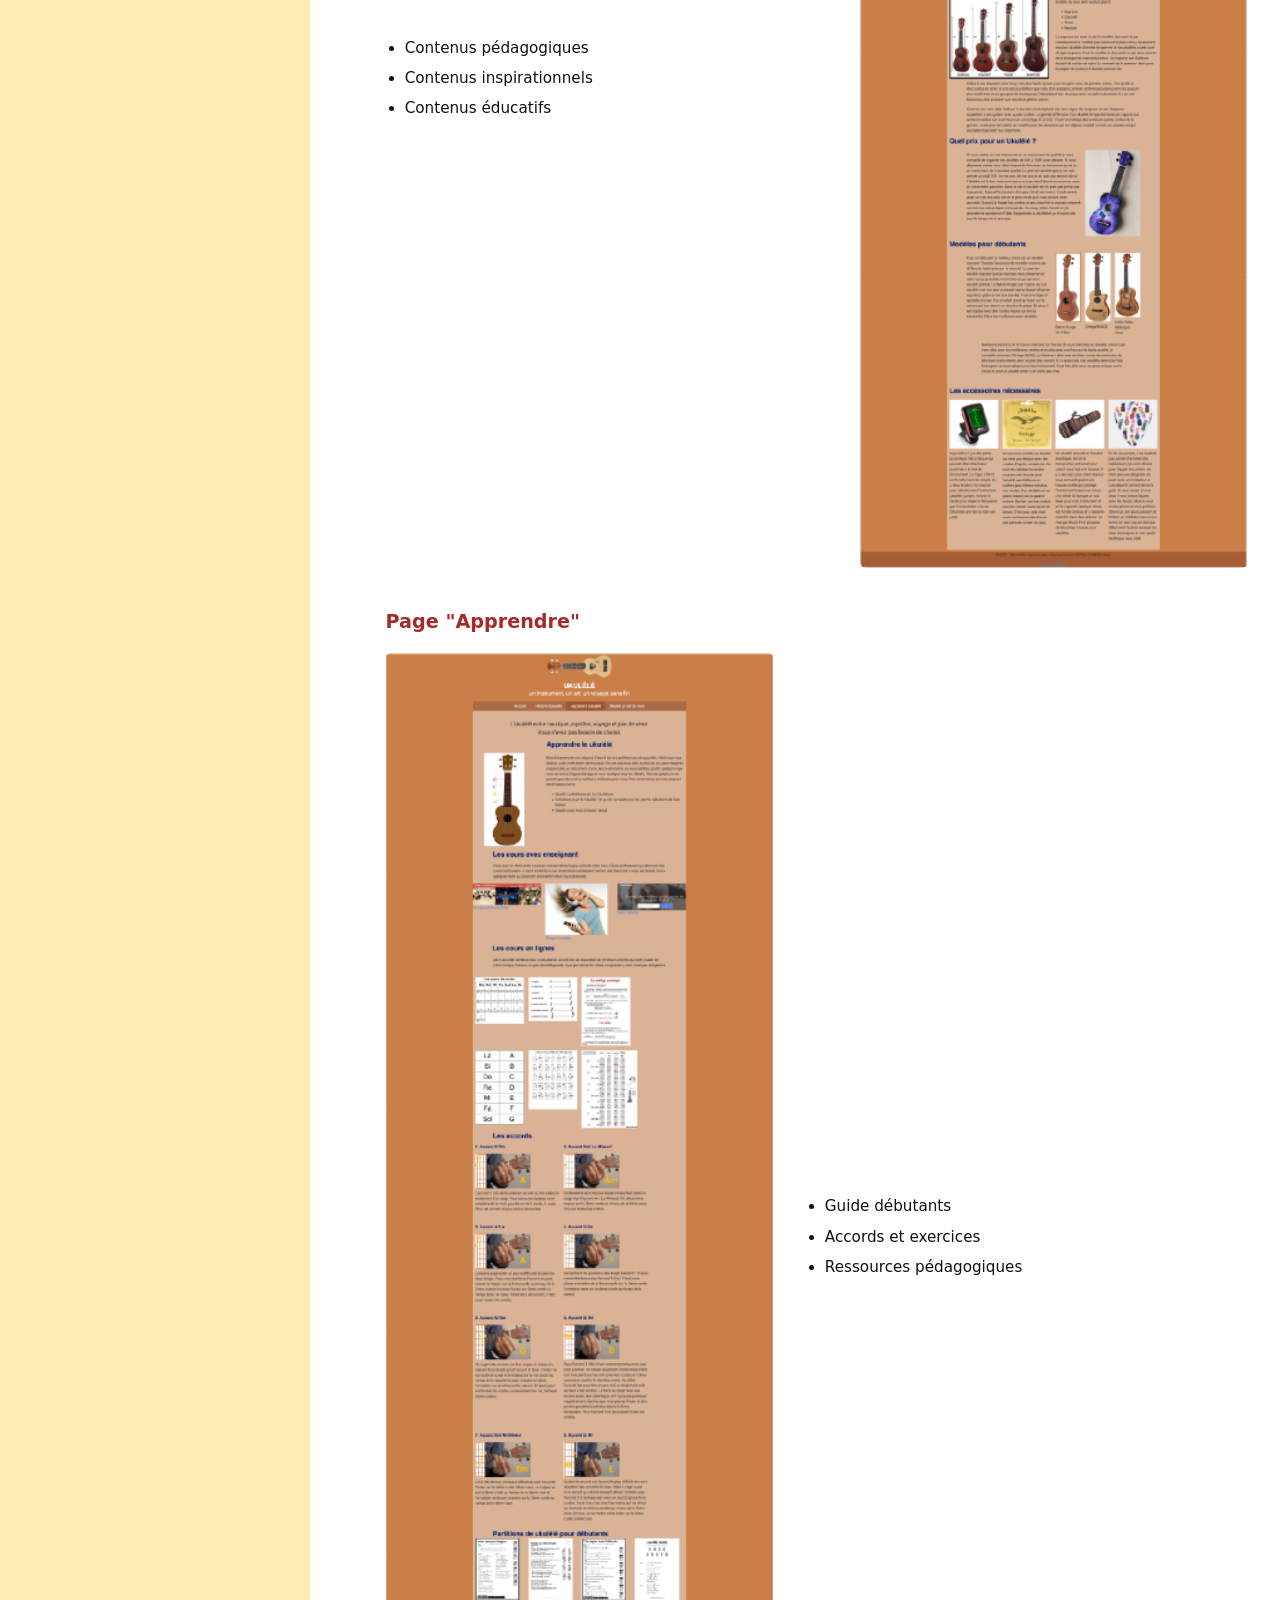
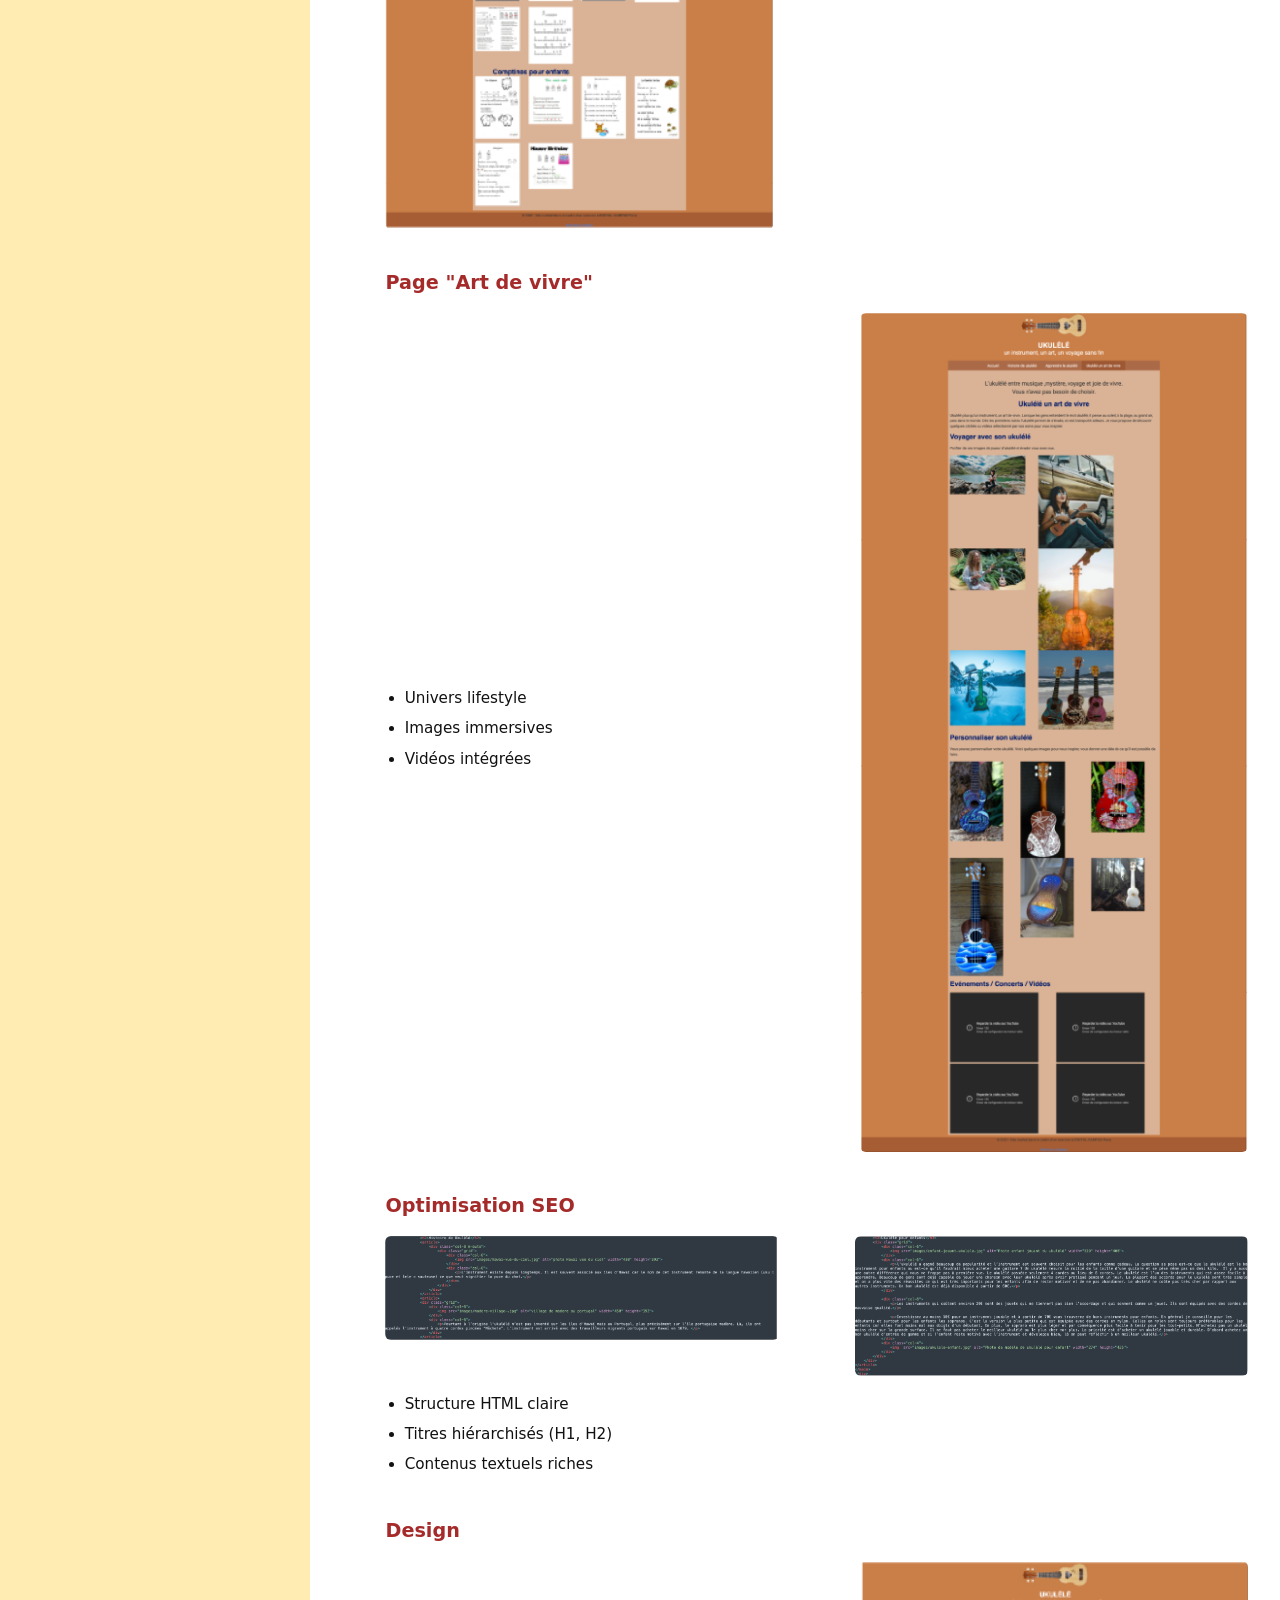
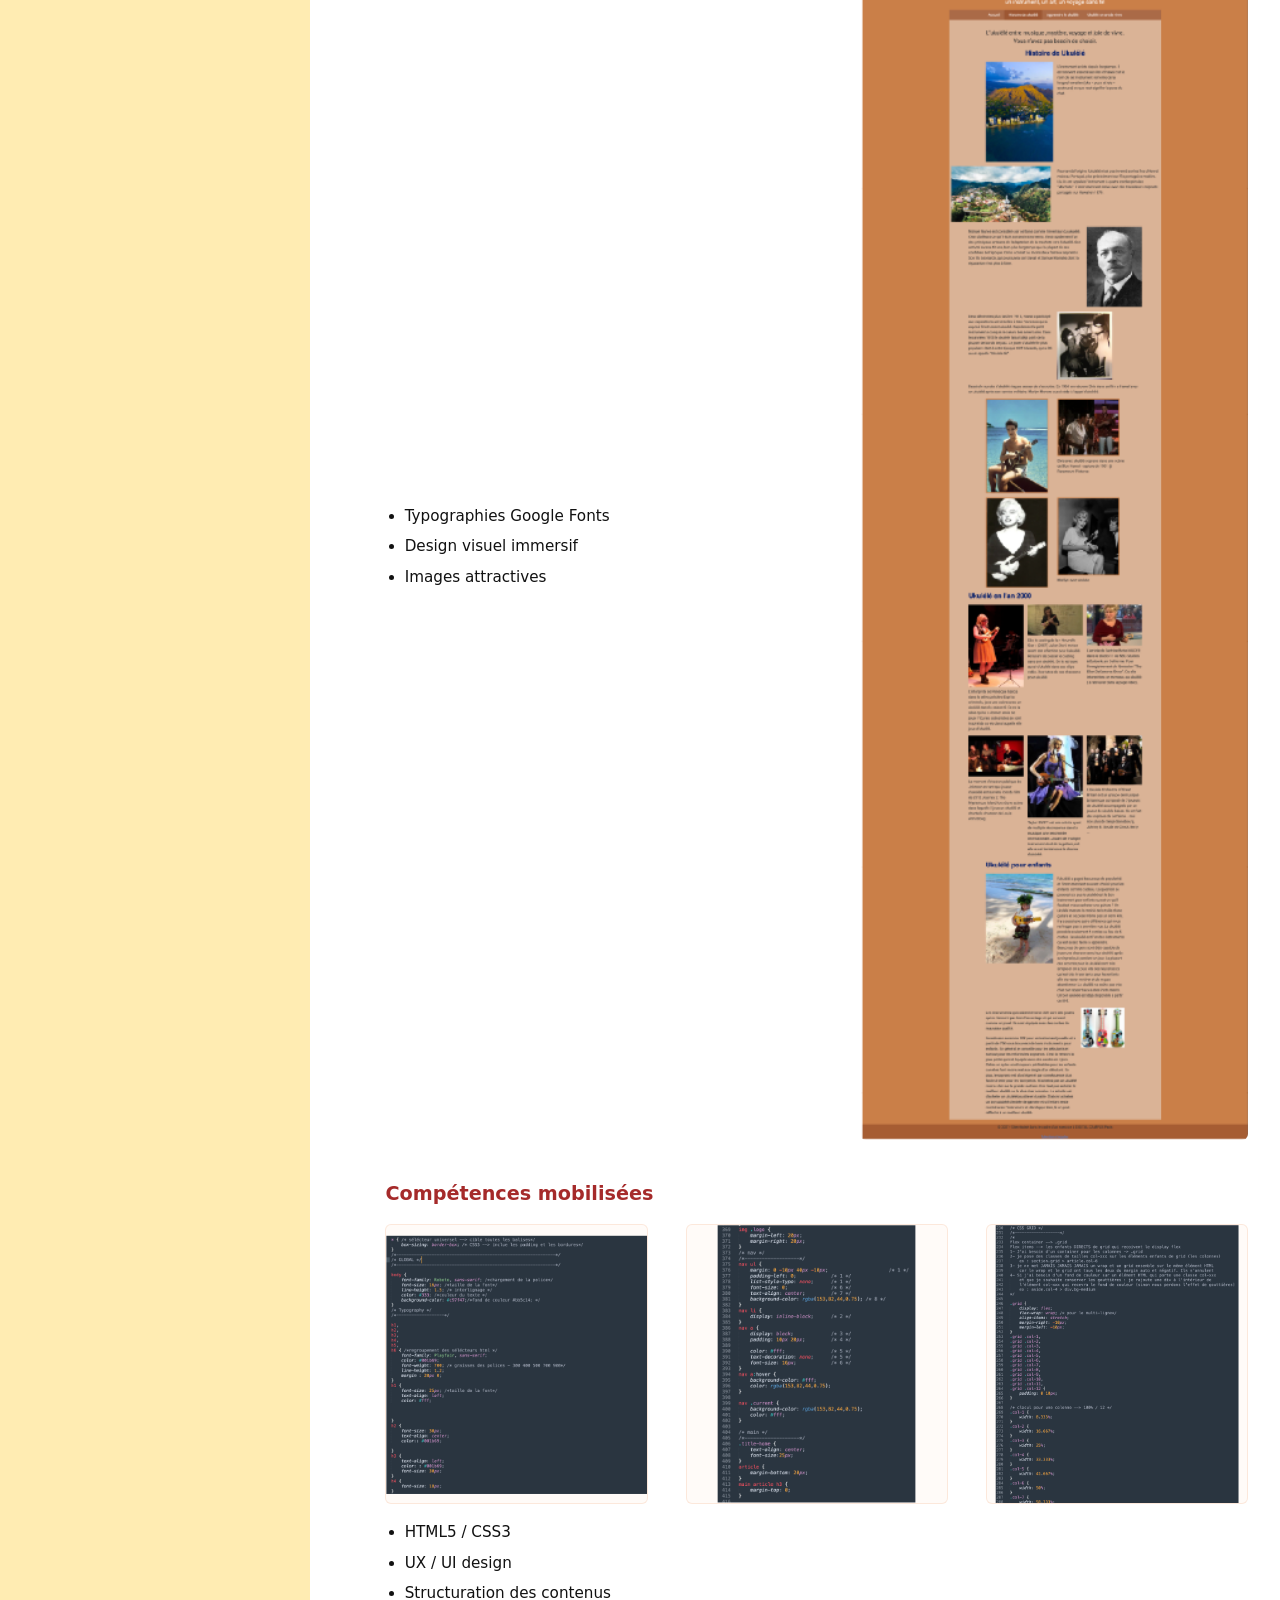
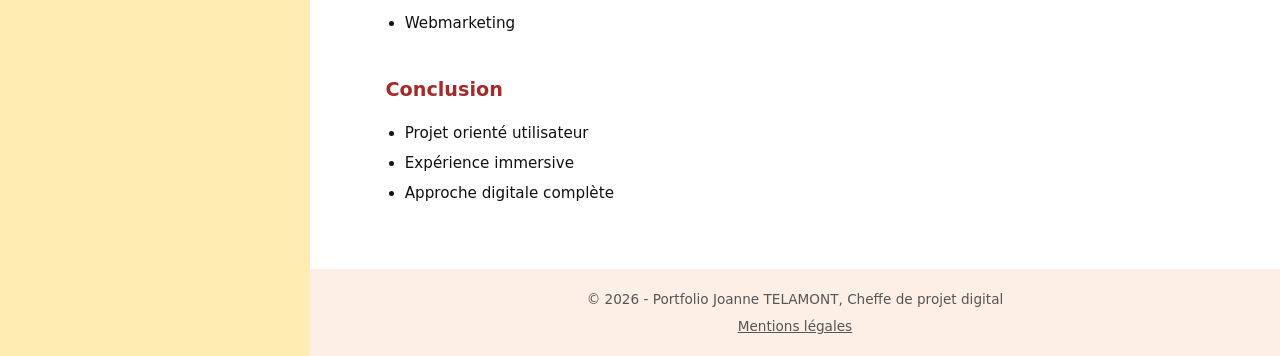
<file: mes-projets-ukulele.html>
<!DOCTYPE html>
<html lang="fr">
<head>
<meta charset="UTF-8">
<meta name="viewport" content="width=device-width, initial-scale=1.0">
<title>Mon Portfolio - Projet - Ukulélé </title>
<link rel="stylesheet" href="style.css">
</head>
<body>

  <div class="page-wrapper">

    <!-- ===== Aside gauche ===== -->
    <aside class="sidebar">
      <div class="sidebar-inner">
      <img src="img/illustration-JT-7nov_ 2025.png" alt="Photo de profil">
      <h2>Joanne TELAMONT</h2>
      
        <h3>Cheffe de projet digital — Transformation des outils, SI et expérience utilisateur</h3>
      <p>
        Passionnée par le design et l'innovation, je mets mon expertise
        au service de projets créatifs et techniques, avec une attention
        particulière portée à l'expérience utilisateur.
      </p>

      <div class="liens">
        <p>📍 Paris 13e - Île de France</p>
        <p>📱 07 78 90 42 37</p>
        <a href="mailto:j.telamont@gmail.com">✉️ j.telamont@gmail.com</a>
        <a href="https://www.linkedin.com/in/joanne-telamont/" target="_blank" rel="noopener">🔗 linkedin.com/in/joanne-telamont</a>
       </div>
      </div>
    </aside>
    
    <!-- ===== Colonne de droite : navbar + contenu + footer ===== -->
    <div class="main-column">

      <!-- ===== Barre de navigation ===== -->
      <nav class="navbar">
        <ul>
          <li><a href="index.html">Accueil</a></li>
          <li><a href="mon-expertise.html">Mon expertise</a></li>
          <li><a href="ma-methodologie.html">Ma méthodologie</a></li>
          <li><a href="mes-projets.html" class="active">Mes projets</a></li>
          <li><a href="mon-cursus-et-mes-diplomes.html">Mon cursus et Mes diplômes</a></li>
        </ul>
      </nav>

      <!-- ===== Contenu principal ===== -->
      <main class="content">

        <!-- Fil d'Ariane -->
        <nav class="breadcrumb">
          <a href="index.html">Accueil</a>
          <span class="separator">&gt;</span>
          <a href="mes-projets.html">Mes projets</a>
          <span class="separator">&gt;</span>
          <span>Ukulélé</span>
        </nav>

        <!-- Titre -->
        <h1 class="section-title">Projet Ukulélé</h1>

        <h2>Création d'un site web éditorial</h2>

        <h3 style="color: #111; font-weight: lighter;">Projet de création front-end (HTML 5 / CSS3)</h3>

        <h3 style="color: #111; font-weight: lighter;">Objectif : proposer une expérience immersive autour de l'instrument l'Ukulélé</h3>

        <h2>Mon rôle</h2>
        <div>
          <ul class="feature-list">
            <li>Structuration UX et UI</li>
            <li>Conception du site internet</li>
            <li>Intégration front-end</li>
          </ul>
        </div>

        <!-- ========================================================= -->
        <!-- Sommaire ancré : reprend tous les titres h3 "section-title" -->
        <!-- ========================================================= -->
        <nav class="page-toc" aria-label="Sommaire de la page">
          <p class="toc-title">contenu de la page</p>
          <ul>
            <li><a href="#objectif">Objectif</a></li>
            <li><a href="#experience-utilisateur">Expérience utilisateur</a></li>
            <li><a href="#strategie-contenu">Stratégie de contenu</a></li>
            <li><a href="#page-apprendre">Page "Apprendre"</a></li>
            <li><a href="#page-art-de-vivre">Page "Art de vivre"</a></li>
            <li><a href="#optimisation-seo">Optimisation SEO</a></li>
            <li><a href="#design">Design</a></li>
            <li><a href="#competences-mobilisees">Compétences mobilisées</a></li>
            <li><a href="#conclusion">Conclusion</a></li>
          </ul>
        </nav>

        <h3 id="objectif">Objectif</h3>
        <div>
          <ul class="feature-list">
            <li>Créer un site attractif</li>
            <li>Structurer l'information</li>
            <li>Améliorer l'expérience utilisateur</li>
          </ul>
        </div>

        <!-- Image gauche / texte droite -->
        <h3 id="experience-utilisateur" class="section-title">Expérience utilisateur</h3>
        <div class="row">
          <div class="row-image">
            <img src="img/experience-utilisateur-ukulele.png" alt="Visuel du projet Ukulélé- experience utilisateur">
          </div>
          <div class="row-text">
            <ul class="feature-list">
              <li>Navigation simple via le menu</li>
              <li>Contenus segmentés par thématique</li>
              <li>Hiérarchie claire</li>
            </ul>
          </div>
        </div>

        <!-- Texte gauche / image droite -->
        <h3 id="strategie-contenu" class="section-title">Stratégie de contenu</h3>
        <div class="row reverse">
          <div class="row-image">
            <img src="img/strategie-contenu-ukulele.png" alt="Visuel du projet Ukulélé - stratégie contenu">
          </div>
          <div class="row-text">
            <ul class="feature-list">
              <li>Contenus pédagogiques</li>
              <li>Contenus inspirationnels</li>
              <li>Contenus éducatifs</li>
            </ul>
          </div>
        </div>

        <!-- Image gauche / texte droite -->
        <h3 id="page-apprendre" class="section-title">Page "Apprendre" </h3>
        <div class="row">
          <div class="row-image">
            <img src="img/page-apprendre-ukulele.png" alt="Visuel du projet Ukulélé - page apprendre">
          </div>
          <div class="row-text">
            <ul class="feature-list">
              <li>Guide débutants</li>
              <li>Accords et exercices</li>
              <li>Ressources pédagogiques</li>
            </ul>
          </div>
        </div>

        <!-- Texte gauche / image droite -->
        <h3 id="page-art-de-vivre" class="section-title">Page "Art de vivre"</h3>
        <div class="row reverse">
          <div class="row-image">
            <img src="img/page-art-vivre-ukulele.png" alt="Visuel du projet Ukulélé - page art de vivre">
          </div>
          <div class="row-text">
            <ul class="feature-list">
              <li>Univers lifestyle</li>
              <li>Images immersives</li>
              <li>Vidéos intégrées</li>
            </ul>
          </div>
        </div>

        <!-- Deux images côte à côte / texte en dessous -->
        <h3 id="optimisation-seo" class="section-title">Optimisation SEO</h3>
        <div class="row-double">
          <div class="images-duo">
            <img src="img/optimisation-SEO-ukulele.png" alt="Visuel du projet Ukulélé - optimisation SEO">
            <img src="img/optimisation-SEO-ukulele2.png" alt="Visuel du projet Ukulélé - optimisation SEO">
          </div>
          <ul class="feature-list">
            <li>Structure HTML claire</li>
            <li>Titres hiérarchisés (H1, H2)</li>
            <li>Contenus textuels riches</li>
          </ul>
        </div>

        <!-- Image gauche / texte droite -->
        <h3 id="design" class="section-title">Design</h3>
        <div class="row reverse">
          <div class="row-image">
            <img src="img/design-ukulele.png" alt="Visuel du projet Ukulélé - design">
          </div>
          <div class="row-text">
            <ul class="feature-list">
              <li>Typographies Google Fonts</li>
              <li>Design visuel immersif</li>
              <li>Images attractives</li>
            </ul>
          </div>
        </div>

        <!-- Trois images côte à côte / texte en dessous -->
        <h3 id="competences-mobilisees" class="section-title">Compétences mobilisées</h3>
        <div class="row-triple">
          <div class="images-trio">
            <img src="img/competences-mobilisees-ukulele.png" alt="Visuel du projet Ukulélé - compétences mobilisées">
            <img src="img/competences-mobilisees-ukulele2.png" alt="Visuel du projet Ukulélé - compétences mobilisées 2">
            <img src="img/competences-mobilisees-ukulele3.png" alt="Visuel du projet Ukulélé - compétences mobilisées 3">
          </div>
          <ul class="feature-list">
            <li>HTML5 / CSS3</li>
            <li>UX / UI design</li>
            <li>Structuration des contenus</li>
            <li>Webmarketing</li>
          </ul>
        </div>

        <h3 id="conclusion" class="section-title">Conclusion</h3>
        <ul class="feature-list">
          <li>Projet orienté utilisateur</li>
          <li>Expérience immersive</li>
          <li>Approche digitale complète</li>
        </ul>

      </main>

      <!-- ===== Footer : toujours en bas de la page ===== -->
      <footer>
        <p>&copy; 2026 - Portfolio Joanne TELAMONT, Cheffe de projet digital</p>
        <a href="mentions-legales.html">Mentions légales</a>
      </footer>

    </div>
  </div>

  <!-- ===== Bouton retour en haut ===== -->
  <button id="backToTop" class="back-to-top" aria-label="Retour en haut de la page">↑</button>
  <script src="script.js"></script>

</body>
</html>
</file>
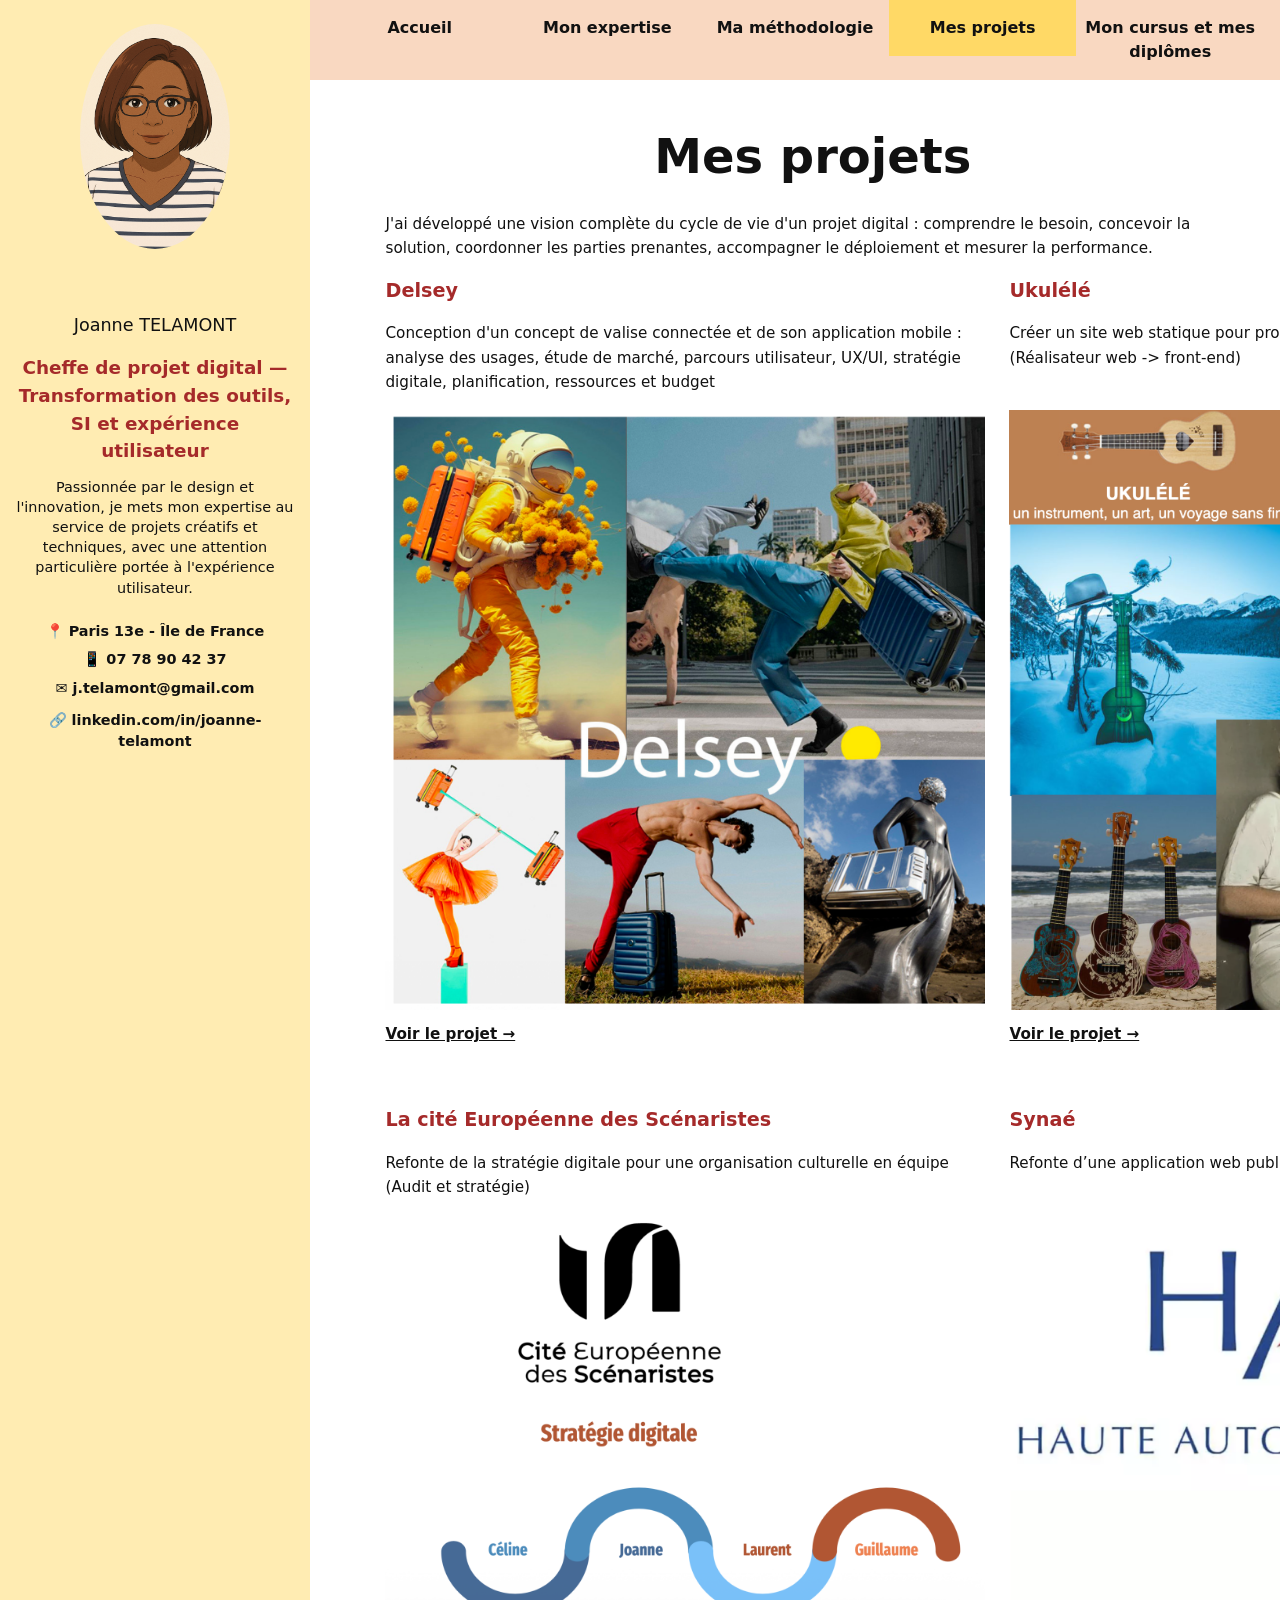
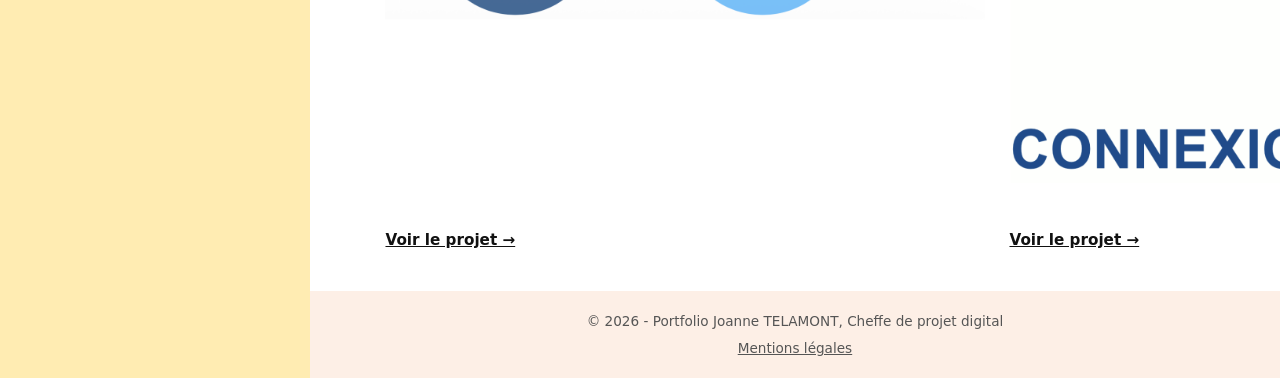
<file: mes-projets.html>
<!DOCTYPE html>
<html lang="fr">
<head>
  <meta charset="UTF-8" />
  <meta name="viewport" content="width=device-width, initial-scale=1.0" />
  <title>Portfolio - Mes projets</title>
  <link rel="stylesheet" href="style.css">
</head>
<body>

  <div class="page-wrapper">

    <!-- ===== Aside gauche ===== -->
    <aside class="sidebar">
      <div class="sidebar-inner">
      <img src="img/illustration-JT-7nov_ 2025.png" alt="Photo de profil">
      <h2>Joanne TELAMONT</h2>
      
        <h3>Cheffe de projet digital — Transformation des outils, SI et expérience utilisateur</h3>
      <p>
        Passionnée par le design et l'innovation, je mets mon expertise
        au service de projets créatifs et techniques, avec une attention
        particulière portée à l'expérience utilisateur.
      </p>

      <div class="liens">
        <p>📍 Paris 13e - Île de France</p>
        <p>📱 07 78 90 42 37</p>
        <a href="mailto:j.telamont@gmail.com">✉️ j.telamont@gmail.com</a>
        <a href="https://www.linkedin.com/in/joanne-telamont/" target="_blank" rel="noopener">🔗 linkedin.com/in/joanne-telamont</a>
       </div>
      </div>
    </aside>


    <!-- ===== Colonne de droite : navbar + contenu + footer ===== -->
    <div class="main-column">

      <!-- ===== Barre de navigation ===== -->
      <nav class="navbar">
        <ul>
          <li><a href="index.html">Accueil</a></li>
          <li><a href="mon-expertise.html">Mon expertise</a></li>
          <li><a href="ma-methodologie.html">Ma méthodologie</a></li>
          <li><a href="mes-projets.html" class="active">Mes projets</a></li>
          <li><a href="mon-cursus-et-mes-diplomes.html">Mon cursus et mes diplômes</a></li>
        </ul>
      </nav>

      <!-- ===== Contenu principal ===== -->
      <div class="content">
        <div class="wrapper">

          <h1>Mes projets</h1>

          <p>J'ai développé une vision complète du cycle de vie d'un projet digital : comprendre le besoin, concevoir la solution, coordonner les parties prenantes, accompagner le déploiement et mesurer la performance.</p>

          <section class="grid">
            <div class="block">
              <h3>Delsey</h3>
              <p>Conception d'un concept de valise connectée et de son application mobile : analyse des usages, étude de marché, parcours utilisateur, UX/UI, stratégie digitale, planification, ressources et budget</p>
              <div><img src="img/Couverture-Delsey.png" width="600" height="600"></div>
              <a class="project-link" href="mes-projets-delsey.html">Voir le projet →</a>
            </div>

            <div class="block">
              <h3>Ukulélé</h3>
              <p>Créer un site web statique pour promouvoir l’instrument de musique (Réalisateur web -> front-end)</p>
              <div><img src="img/couverture-ukulele.png" width="600" height="600"></div>
              <a class="project-link" href="mes-projets-ukulele.html">Voir le projet →</a>
            </div>
          </section>
          <section class="grid">
            <div class="block">
              <h3>La cité Européenne des Scénaristes</h3>
              <p>Refonte de la stratégie digitale pour une organisation culturelle en équipe (Audit et stratégie)</p>
              <div><img src="img/couverture-CEDS.png" width="600" height="600"></div>
              <a class="project-link" href="mes-projets-cité_européenne_des_scénaristes.html">Voir le projet →</a>
            </div>

            <div class="block">
              <h3>Synaé</h3>
              <p>Refonte d’une application web publique (UX/UI design)</p>
              <div><img src="img/couverture-synae.png" width="600" height="600"></div>
              <a class="project-link" href="mes-projets-synae.html">Voir le projet →</a>
            </div>
          </section>
        </div>
      </div>

      <!-- ===== Footer : toujours en bas de la page ===== -->
      <footer>
        <p>&copy; 2026 - Portfolio Joanne TELAMONT, Cheffe de projet digital</p>
        <a href="mentions-legales.html">Mentions légales</a>
      </footer>

    </div>
  </div>

  <!-- ===== Bouton retour en haut ===== -->
  <button id="backToTop" class="back-to-top" aria-label="Retour en haut de la page">↑</button>
  <script src="script.js"></script>

</body>
</html>
</file>
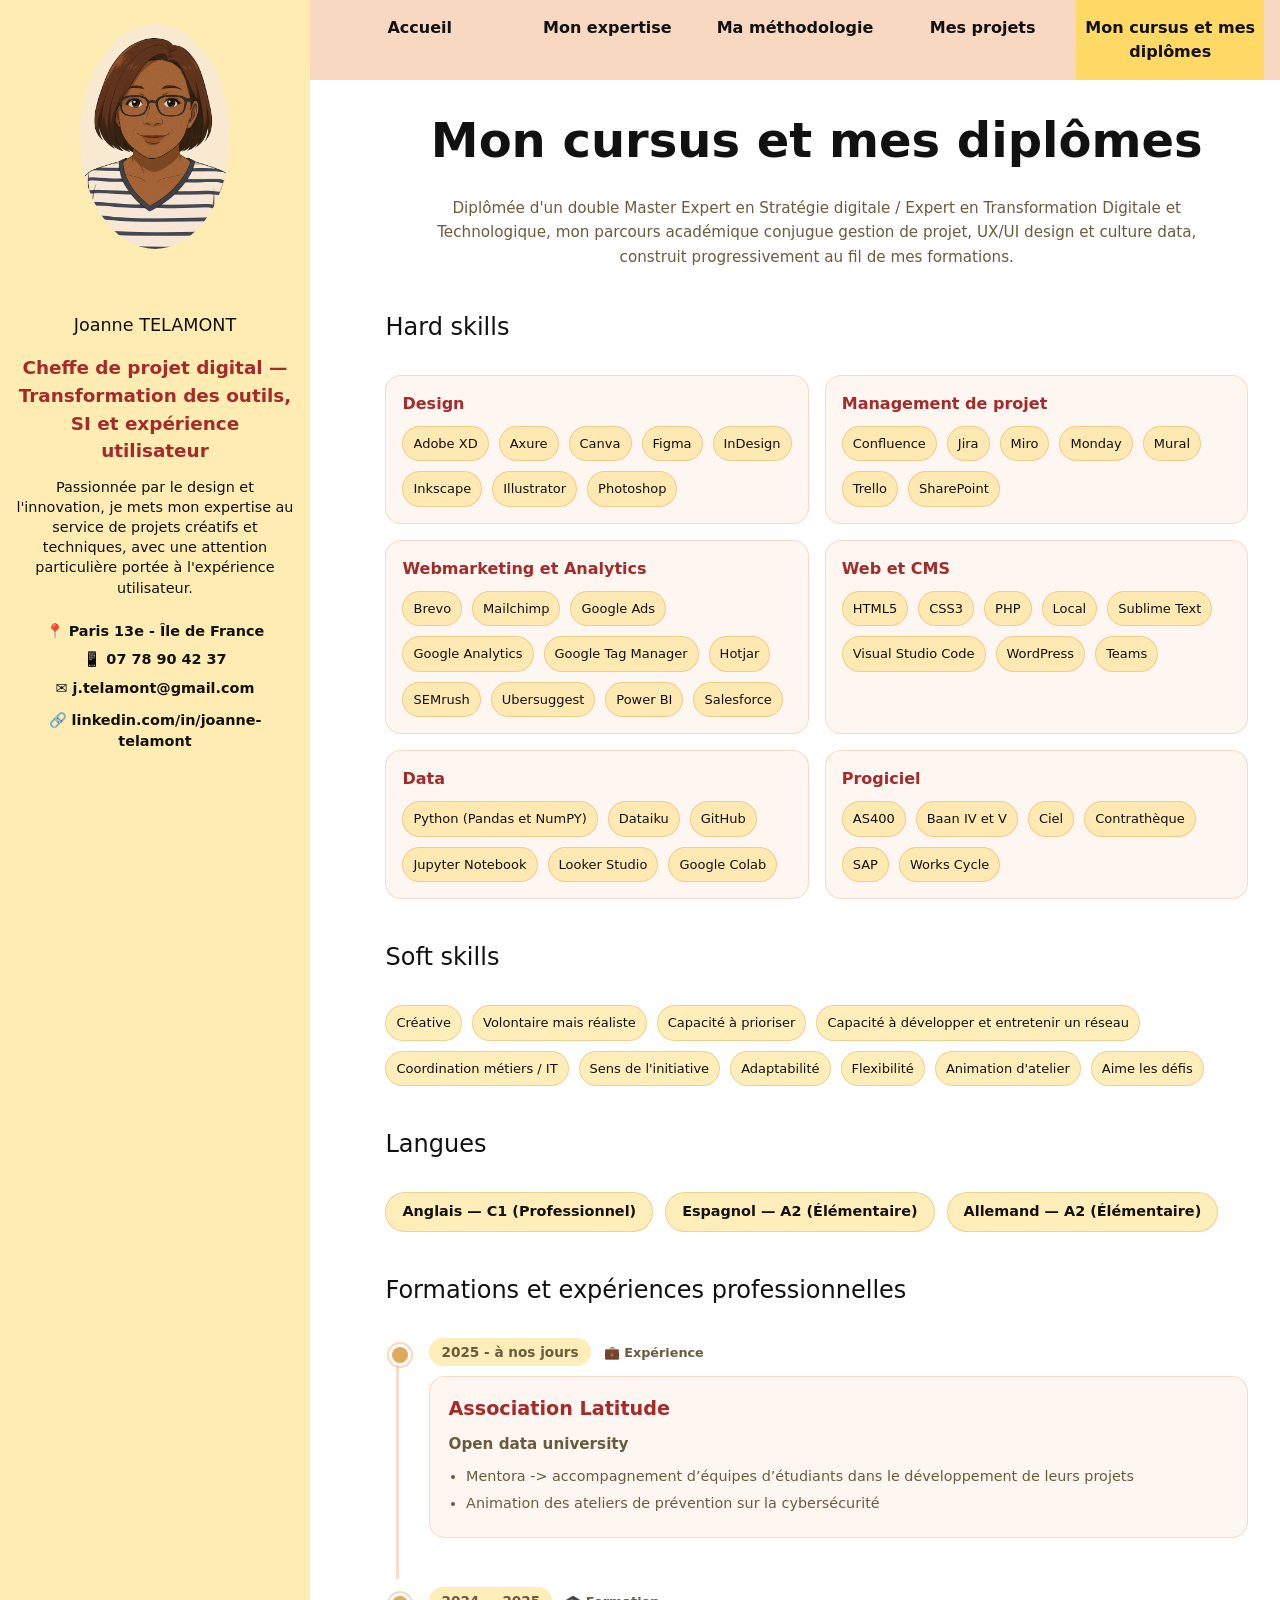
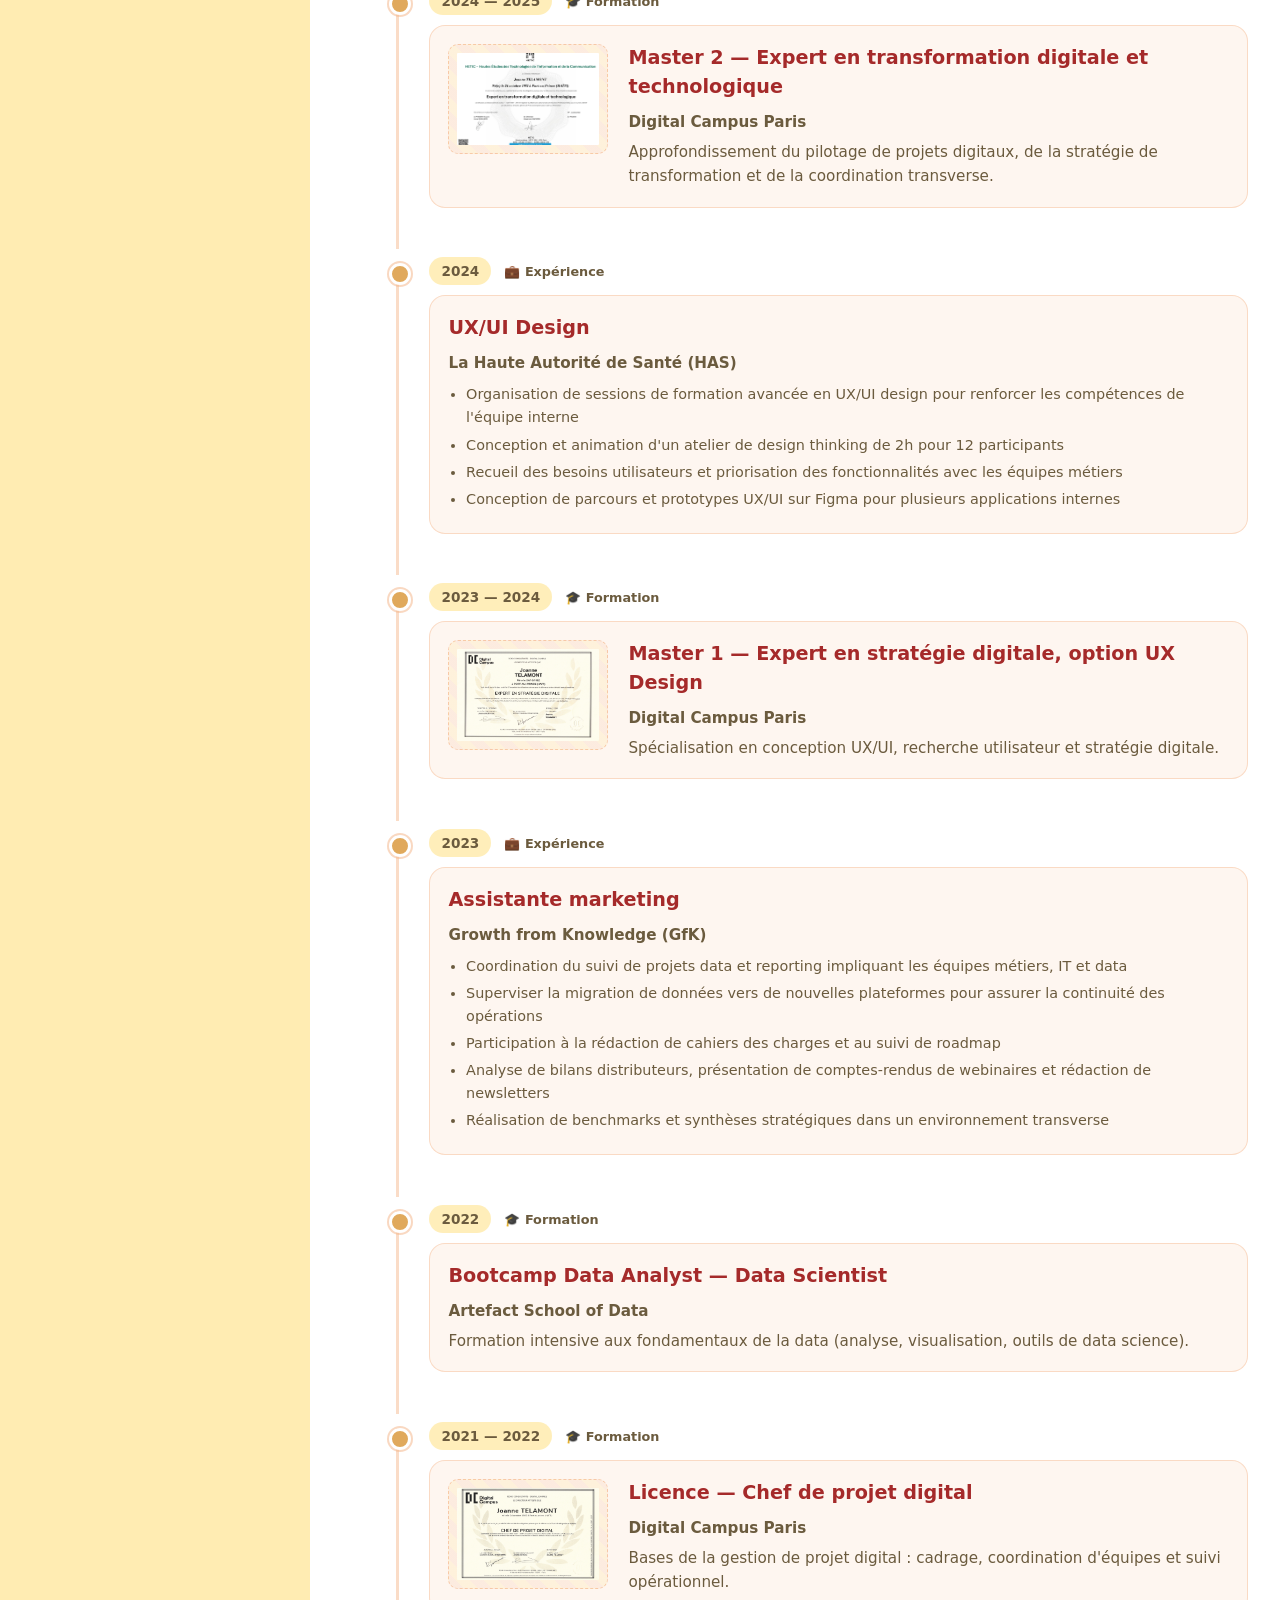
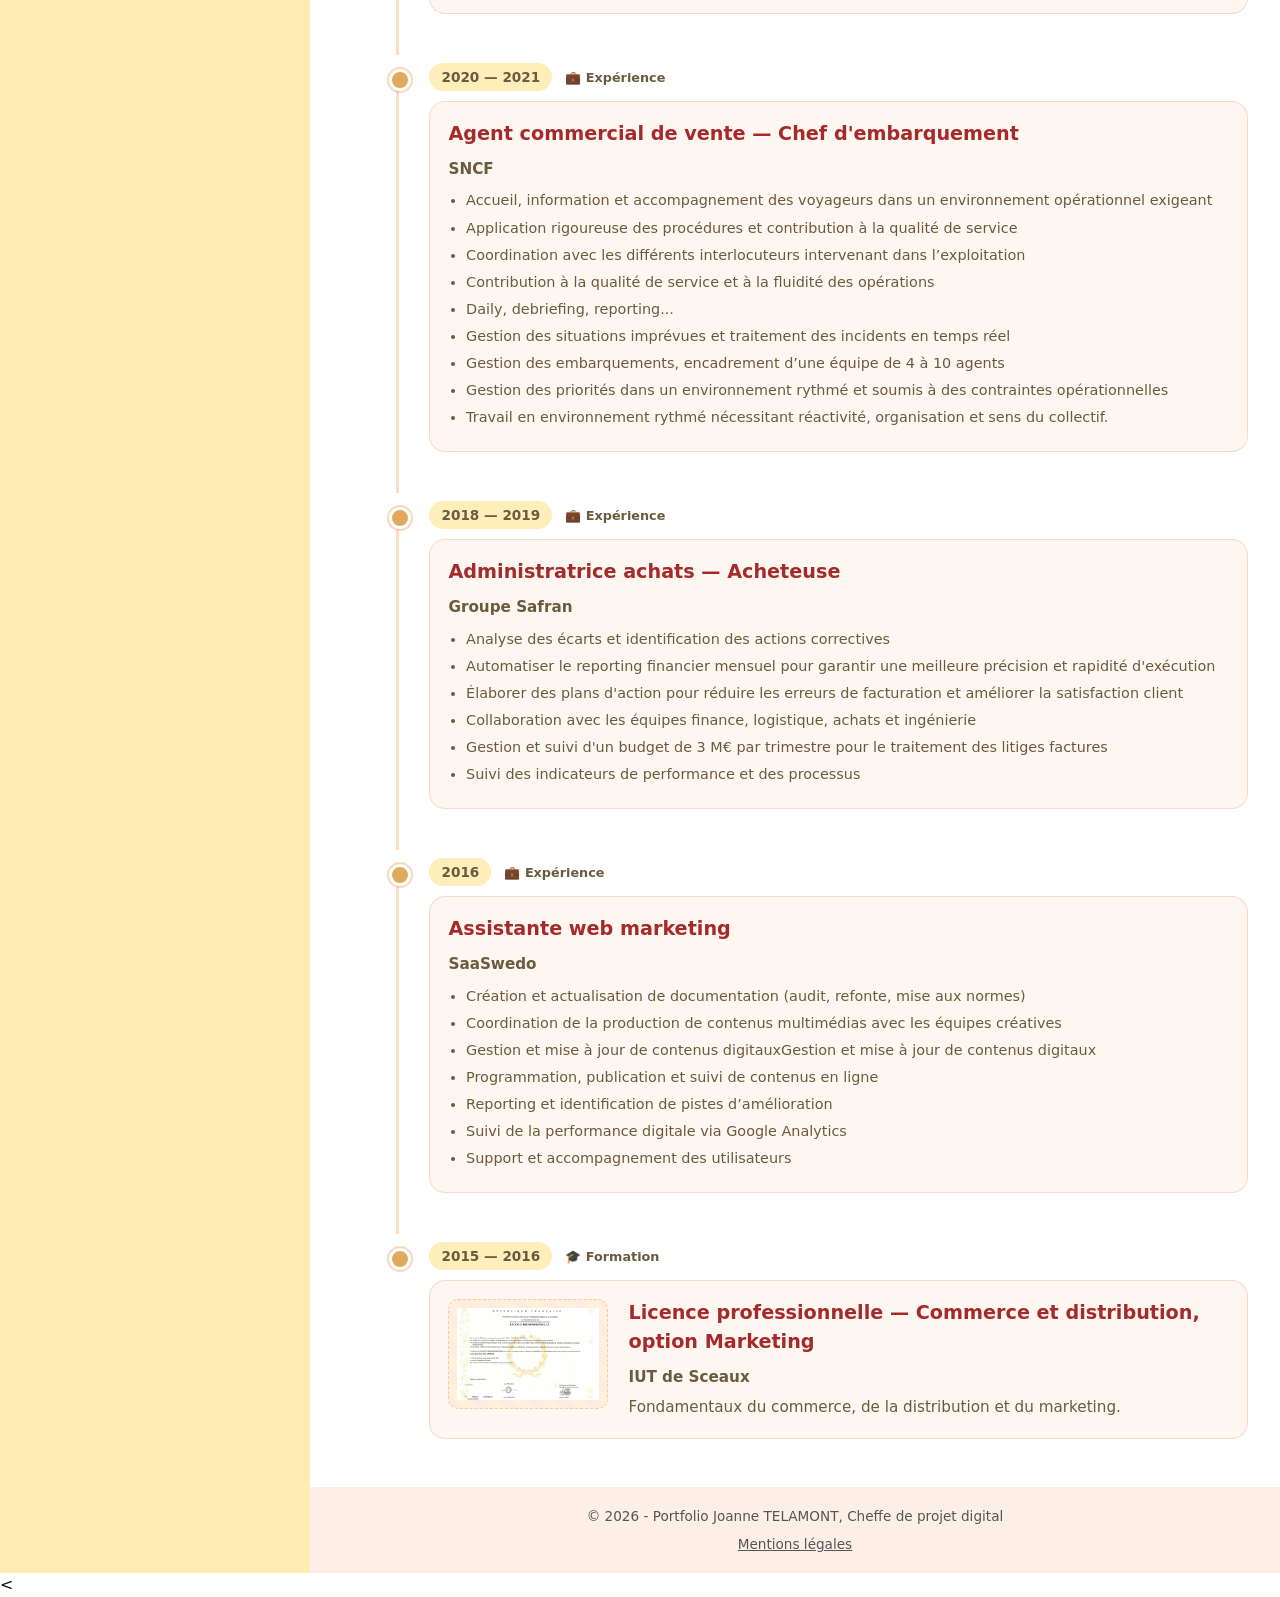
<file: mon-cursus-et-mes-diplomes.html>
<!DOCTYPE html>
<html lang="fr">
<head>
<meta charset="UTF-8">
<meta name="viewport" content="width=device-width, initial-scale=1.0">
<title>Portfolio - Mon cursus et mes diplômes</title>
<link rel="stylesheet" href="style.css">
</head>
<body>

  <div class="page-wrapper">

    <!-- ===== Aside gauche ===== -->
    <aside class="sidebar">
      <div class="sidebar-inner">
      <img src="img/illustration-JT-7nov_ 2025.png" alt="Photo de profil">
      <h2>Joanne TELAMONT</h2>
      
        <h3>Cheffe de projet digital — Transformation des outils, SI et expérience utilisateur</h3>
      <p>
        Passionnée par le design et l'innovation, je mets mon expertise
        au service de projets créatifs et techniques, avec une attention
        particulière portée à l'expérience utilisateur.
      </p>

      <div class="liens">
        <p>📍 Paris 13e - Île de France</p>
        <p>📱 07 78 90 42 37</p>
        <a href="mailto:j.telamont@gmail.com">✉️ j.telamont@gmail.com</a>
        <a href="https://www.linkedin.com/in/joanne-telamont/" target="_blank" rel="noopener">🔗 linkedin.com/in/joanne-telamont</a>
       </div>
      </div>
    </aside>

    <!-- ===== Colonne de droite : navbar + contenu + footer ===== -->
    <div class="main-column">

      <!-- ===== Barre de navigation ===== -->
      <nav class="navbar">
        <ul>
          <li><a href="index.html">Accueil</a></li>
          <li><a href="mon-expertise.html">Mon expertise</a></li>
          <li><a href="ma-methodologie.html">Ma méthodologie</a></li>
          <li><a href="mes-projets.html">Mes projets</a></li>
          <li><a href="mon-cursus-et-mes-diplomes.html" class="active">Mon cursus et mes diplômes</a></li>
        </ul>
      </nav>

      <!-- ===== Contenu principal ===== -->
      <main class="content">

        <h1>Mon cursus et mes diplômes</h1>
        <p class="intro">
          Diplômée d'un double Master Expert en Stratégie digitale / Expert en Transformation Digitale et Technologique, mon parcours académique conjugue gestion de projet, UX/UI design et culture data, construit progressivement au fil de mes formations. 
        </p>

        <!-- ===== Hard skills ===== -->
        <h2>Hard skills</h2>
        <div class="skills-grid">
          <div class="card">
            <h3>Design</h3>
            <ul class="pill-list">
              
              <li class="pill">Adobe XD</li>
              <li class="pill">Axure</li>
              <li class="pill">Canva</li>
              <li class="pill">Figma</li>
              <li class="pill">InDesign</li>
              <li class="pill">Inkscape</li>
              <li class="pill">Illustrator</li>              
              <li class="pill">Photoshop</li>
            </ul>
          </div>
          <div class="card">
            <h3>Management de projet</h3>
            <ul class="pill-list">
              <li class="pill">Confluence</li>
              <li class="pill">Jira</li>
              <li class="pill">Miro</li>
              <li class="pill">Monday</li>
              <li class="pill">Mural</li>
              <li class="pill">Trello</li>
              <li class="pill">SharePoint</li>
            </ul>
          </div>
          <div class="card">
            <h3>Webmarketing et Analytics</h3>
            <ul class="pill-list">
              <li class="pill">Brevo</li>
              <li class="pill">Mailchimp</li>
              <li class="pill">Google Ads</li>
              <li class="pill">Google Analytics</li>
              <li class="pill">Google Tag Manager</li>
              <li class="pill">Hotjar</li>
              <li class="pill">SEMrush</li>
              <li class="pill">Ubersuggest</li> 
              <li class="pill">Power BI</li>
              <li class="pill">Salesforce</li>
              
            </ul>
          </div>
          <div class="card">
            <h3>Web et CMS</h3>
            <ul class="pill-list">
              <li class="pill">HTML5</li>
              <li class="pill">CSS3</li>
              <li class="pill">PHP</li>
              <li class="pill">Local</li>
              <li class="pill">Sublime Text</li>
              <li class="pill">Visual Studio Code</li>
              <li class="pill">WordPress</li>
              <li class="pill">Teams</li>
            </ul>
          </div>
          <div class="card">
            <h3>Data</h3>
            <ul class="pill-list">
              <li class="pill">Python (Pandas et NumPY)</li>
              <li class="pill">Dataiku</li>
              <li class="pill">GitHub</li>
              <li class="pill">Jupyter Notebook</li>
              <li class="pill">Looker Studio</li>
              <li class="pill">Google Colab</li>
            </ul>
          </div>
          <div class="card">
            <h3>Progiciel</h3>
            <ul class="pill-list">
              <li class="pill">AS400</li>
              <li class="pill">Baan IV et V</li>
              <li class="pill">Ciel</li>
              <li class="pill">Contrathèque</li>
              <li class="pill">SAP</li>
              <li class="pill">Works Cycle</li>
            </ul>
          </div>
        </div>

        <!-- ===== Soft skills ===== -->
        <h2>Soft skills</h2>
        <ul class="pill-list">
          <li class="pill">Créative</li>
          <li class="pill">Volontaire mais réaliste</li>
          <li class="pill">Capacité à prioriser</li>
          <li class="pill">Capacité à développer et entretenir un réseau</li>
          <li class="pill">Coordination métiers / IT</li>
          <li class="pill">Sens de l'initiative</li>
          <li class="pill">Adaptabilité</li>
          <li class="pill">Flexibilité</li>
          <li class="pill">Animation d'atelier</li>
          <li class="pill">Aime les défis</li>
        </ul>

        <!-- ===== Langues ===== -->
        <h2>Langues</h2>
        <ul class="lang-list">
          <li>Anglais — C1 (Professionnel)</li>
          <li>Espagnol — A2 (Élémentaire)</li>
          <li>Allemand — A2 (Élémentaire)</li>
        </ul>  

        <!-- ===== Frise chronologique : formations et expériences professionnelles ===== -->
        <h2>Formations et expériences professionnelles</h2>
        <div class="timeline">


          <div class="timeline-item">
            <span class="timeline-date">2025 - à nos jours</span>
            <span class="type-badge">💼 Expérience</span>
            <div class="timeline-card text-only">
              <div class="timeline-text">
                <h3>Association Latitude</h3>
                <p class="school">Open data university</p>
                <ul class="feature-list">
                  <li>Mentora -> accompagnement d’équipes d’étudiants dans le développement de leurs projets</li>
                  <li>Animation des ateliers de prévention sur la cybersécurité</li>
                </ul>
              </div>
            </div>
          </div>

          <div class="timeline-item">
            <span class="timeline-date">2024 — 2025</span>
            <span class="type-badge">🎓 Formation</span>
            <div class="timeline-card">
              <img class="diploma-img" src="img/master-expert-transformation-digital-technologique.png" alt="Diplôme Master 2 - Expert en transformation digitale et technologique">
              <div class="timeline-text">
                <h3>Master 2 — Expert en transformation digitale et technologique</h3>
                <p class="school">Digital Campus Paris</p>
                <p>Approfondissement du pilotage de projets digitaux, de la stratégie de transformation et de la coordination transverse.</p>
              </div>
            </div>
          </div>

          <div class="timeline-item">
            <span class="timeline-date">2024</span>
            <span class="type-badge">💼 Expérience</span>
            <div class="timeline-card text-only">
              <div class="timeline-text">
                <h3>UX/UI Design</h3>
                <p class="school">La Haute Autorité de Santé (HAS)</p>
                <ul class="feature-list">
                  <li>Organisation de sessions de formation avancée en UX/UI design pour renforcer les compétences de l'équipe interne</li>
                  <li>Conception et animation d'un atelier de design thinking de 2h pour 12 participants</li>
                  <li>Recueil des besoins utilisateurs et priorisation des fonctionnalités avec les équipes métiers</li>
                  <li>Conception de parcours et prototypes UX/UI sur Figma pour plusieurs applications internes</li>
                </ul>
              </div>
            </div>
          </div>

          <div class="timeline-item">
            <span class="timeline-date">2023 — 2024</span>
            <span class="type-badge">🎓 Formation</span>
            <div class="timeline-card">
              <img class="diploma-img" src="img/Master-expert-strategie-digital.jpg" alt="Diplôme Master 1 - Expert en stratégie digitale, option UX Design">
              <div class="timeline-text">
                <h3>Master 1 — Expert en stratégie digitale, option UX Design</h3>
                <p class="school">Digital Campus Paris</p>
                <p>Spécialisation en conception UX/UI, recherche utilisateur et stratégie digitale.</p>
              </div>
            </div>
          </div>

          <div class="timeline-item">
            <span class="timeline-date">2023</span>
            <span class="type-badge">💼 Expérience</span>
            <div class="timeline-card text-only">
              <div class="timeline-text">
                <h3>Assistante marketing</h3>
                <p class="school">Growth from Knowledge (GfK)</p>
                <ul class="feature-list">
                  <li>Coordination du suivi de projets data et reporting impliquant les équipes métiers, IT et data</li>
                  <li>Superviser la migration de données vers de nouvelles plateformes pour assurer la continuité des opérations</li>
                  <li>Participation à la rédaction de cahiers des charges et au suivi de roadmap</li>
                  <li>Analyse de bilans distributeurs, présentation de comptes-rendus de webinaires et rédaction de newsletters</li>
                  <li>Réalisation de benchmarks et synthèses stratégiques dans un environnement transverse</li>
                </ul>
              </div>
            </div>
          </div>

          <div class="timeline-item">
            <span class="timeline-date">2022</span>
            <span class="type-badge">🎓 Formation</span>
            <div class="timeline-card text-only">
              <div class="timeline-text">
                <h3>Bootcamp Data Analyst — Data Scientist</h3>
                <p class="school">Artefact School of Data</p>
                <p>Formation intensive aux fondamentaux de la data (analyse, visualisation, outils de data science).</p>
              </div>
            </div>
          </div>

          <div class="timeline-item">
            <span class="timeline-date">2021 — 2022</span>
            <span class="type-badge">🎓 Formation</span>
            <div class="timeline-card">
              <img class="diploma-img" src="img/Licence-chef-projet-digital.jpg" alt="Diplôme Licence Chef de projet digital">
              <div class="timeline-text">
                <h3>Licence — Chef de projet digital</h3>
                <p class="school">Digital Campus Paris</p>
                <p>Bases de la gestion de projet digital : cadrage, coordination d'équipes et suivi opérationnel.</p>
              </div>
            </div>
          </div>

          <div class="timeline-item">
            <span class="timeline-date">2020 — 2021</span>
            <span class="type-badge">💼 Expérience</span>
            <div class="timeline-card text-only">
              <div class="timeline-text">
                <h3>Agent commercial de vente — Chef d'embarquement</h3>
                <p class="school">SNCF</p>
                <ul class="feature-list">
                  <li>Accueil, information et accompagnement des voyageurs dans un environnement opérationnel exigeant</li>
                  <li>Application rigoureuse des procédures et contribution à la qualité de service</li>
                  <li>Coordination avec les différents interlocuteurs intervenant dans l’exploitation</li>
                  <li>Contribution à la qualité de service et à la fluidité des opérations</li>
                  <li>Daily, debriefing, reporting...</li>
                  <li>Gestion des situations imprévues et traitement des incidents en temps réel</li>
                  <li>Gestion des embarquements, encadrement d’une équipe de 4 à 10 agents</li>
                  <li>Gestion des priorités dans un environnement rythmé et soumis à des contraintes opérationnelles</li>
                  <li>Travail en environnement rythmé nécessitant réactivité, organisation et sens du collectif.</li>
                </ul>
              </div>
            </div>
          </div>

          <div class="timeline-item">
            <span class="timeline-date">2018 — 2019</span>
            <span class="type-badge">💼 Expérience</span>
            <div class="timeline-card text-only">
              <div class="timeline-text">
                <h3>Administratrice achats — Acheteuse</h3>
                <p class="school">Groupe Safran</p>
                <ul class="feature-list">
                  <li>Analyse des écarts et identification des actions correctives</li>
                  <li>Automatiser le reporting financier mensuel pour garantir une meilleure précision et rapidité d'exécution</li>
                  <li>Élaborer des plans d'action pour réduire les erreurs de facturation et améliorer la satisfaction client</li>
                  <li>Collaboration avec les équipes finance, logistique, achats et ingénierie</li>
                  <li>Gestion et suivi d'un budget de 3 M€ par trimestre pour le traitement des litiges factures</li>
                  <li>Suivi des indicateurs de performance et des processus</li>
                </ul>
              </div>
            </div>
          </div>

          <div class="timeline-item">
            <span class="timeline-date">2016</span>
            <span class="type-badge">💼 Expérience</span>
            <div class="timeline-card text-only">
              <div class="timeline-text">
                <h3>Assistante web marketing</h3>
                <p class="school">SaaSwedo</p>
                <ul class="feature-list">
                  <li>Création et actualisation de documentation (audit, refonte, mise aux normes)</li>
                  <li>Coordination de la production de contenus multimédias avec les équipes créatives</li>
                  <li>Gestion et mise à jour de contenus digitauxGestion et mise à jour de contenus digitaux</li>
                  <li>Programmation, publication et suivi de contenus en ligne</li>
                  <li>Reporting et identification de pistes d’amélioration</li>
                  <li>Suivi de la performance digitale via Google Analytics</li>
                  <li>Support et accompagnement des utilisateurs</li>
                </ul>
              </div>
            </div>
          </div>

          <div class="timeline-item">
            <span class="timeline-date">2015 — 2016</span>
            <span class="type-badge">🎓 Formation</span>
            <div class="timeline-card">
              <img class="diploma-img" src="img/licence-commerce-distribution.jpg" alt="Diplôme Licence professionnelle Commerce et distribution, option Marketing">
              <div class="timeline-text">
                <h3>Licence professionnelle — Commerce et distribution, option Marketing</h3>
                <p class="school">IUT de Sceaux</p>
                <p>Fondamentaux du commerce, de la distribution et du marketing.</p>
              </div>
            </div>
          </div>
        </div>

      </main>

      <!-- ===== Footer ===== -->
      <footer>
        <p>&copy; 2026 - Portfolio Joanne TELAMONT, Cheffe de projet digital</p>
        <a href="mentions-legales.html">Mentions légales</a>
      </footer>

    </div>
  </div>

  <<!-- ===== Bouton retour en haut ===== -->
  <button id="backToTop" class="back-to-top" aria-label="Retour en haut de la page">↑</button>
  <script src="script.js"></script>

</body>
</html>
</file>
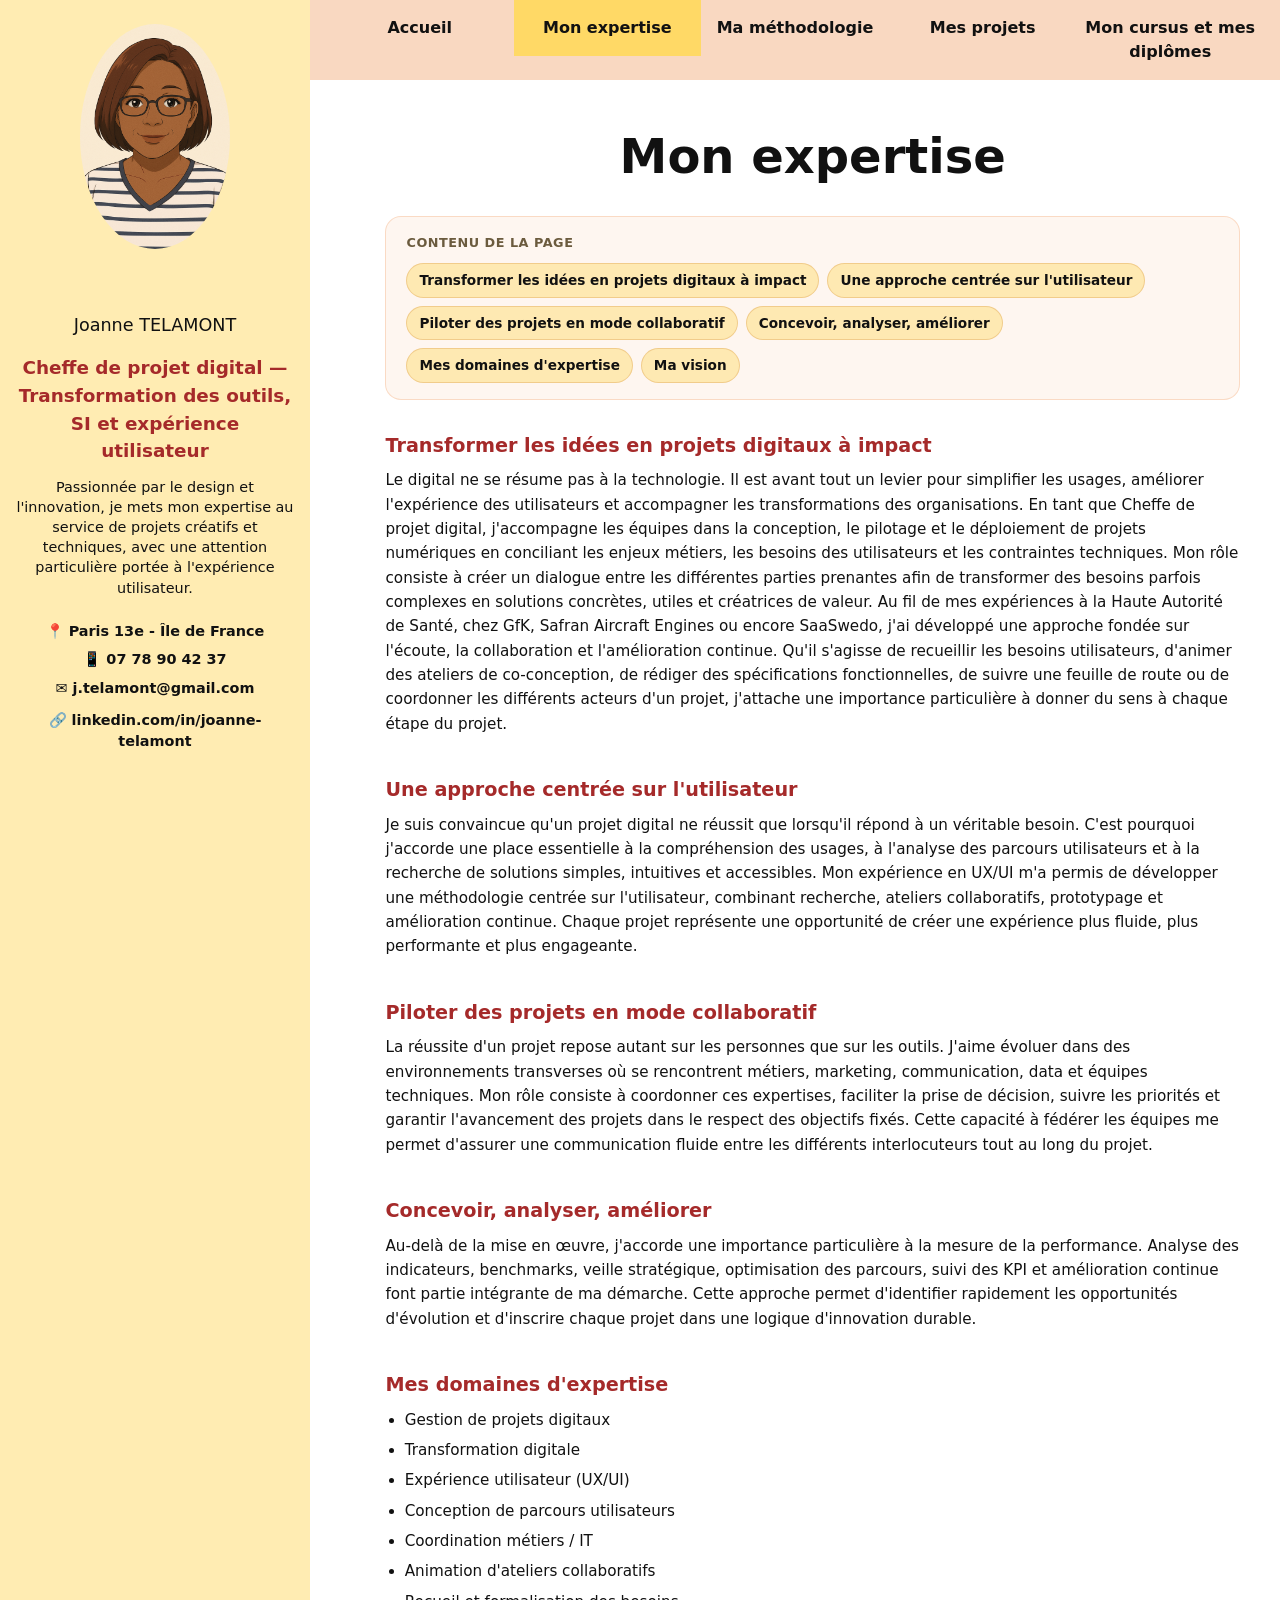
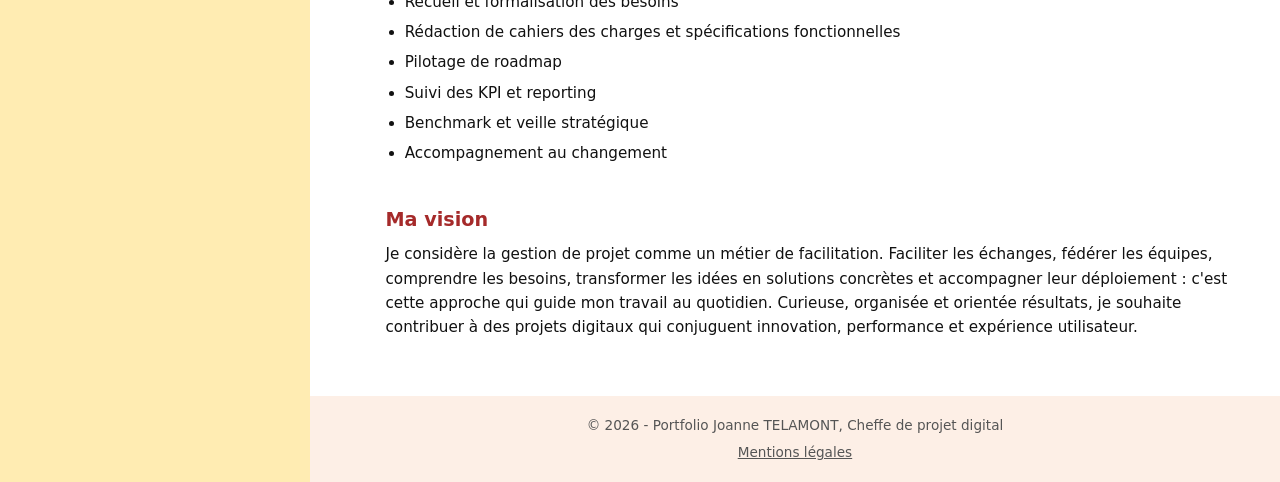
<file: mon-expertise.html>
<!DOCTYPE html>
<html lang="fr">
<head>
  <meta charset="UTF-8" />
  <meta name="viewport" content="width=device-width, initial-scale=1.0" />
  <title>Portfolio - Mon expertise</title>
  <link rel="stylesheet" href="style.css">
</head>
<body>

  <div class="page-wrapper">

    <!-- ===== Aside gauche ===== -->
    <aside class="sidebar">
      <div class="sidebar-inner">
      <img src="img/illustration-JT-7nov_ 2025.png" alt="Photo de profil">
      <h2>Joanne TELAMONT</h2>
      
        <h3>Cheffe de projet digital — Transformation des outils, SI et expérience utilisateur</h3>
      <p>
        Passionnée par le design et l'innovation, je mets mon expertise
        au service de projets créatifs et techniques, avec une attention
        particulière portée à l'expérience utilisateur.
      </p>

      <div class="liens">
        <p>📍 Paris 13e - Île de France</p>
        <p>📱 07 78 90 42 37</p>
        <a href="mailto:j.telamont@gmail.com">✉️ j.telamont@gmail.com</a>
        <a href="https://www.linkedin.com/in/joanne-telamont/" target="_blank" rel="noopener">🔗 linkedin.com/in/joanne-telamont</a>
       </div>
      </div>
    </aside>


    <!-- ===== Colonne de droite : navbar + contenu + footer ===== -->
    <div class="main-column">

      <!-- ===== Barre de navigation ===== -->
      <nav class="navbar">
        <ul>
          <li><a href="index.html">Accueil</a></li>
          <li><a href="mon-expertise.html" class="active">Mon expertise</a></li>
          <li><a href="ma-methodologie.html">Ma méthodologie</a></li>
          <li><a href="mes-projets.html">Mes projets</a></li>
          <li><a href="mon-cursus-et-mes-diplomes.html">Mon cursus et mes diplômes</a></li>
        </ul>
      </nav>

      <!-- ===== Contenu principal ===== -->
      <div class="wrapper">
        <h1>Mon expertise</h1>
        
        <!-- ========================================================= -->
        <!-- Sommaire ancré : reprend tous les titres h3 bruns          -->
        <!-- ========================================================= -->
        <nav class="page-toc" aria-label="Sommaire de la page">
          <p class="toc-title">contenu de la page</p>
          <ul>
            <li><a href="#transformer-idees">Transformer les idées en projets digitaux à impact</a></li>
            <li><a href="#approche-centree-utilisateur">Une approche centrée sur l'utilisateur</a></li>
            <li><a href="#piloter-projets-collaboratif">Piloter des projets en mode collaboratif</a></li>
            <li><a href="#concevoir-analyser-ameliorer">Concevoir, analyser, améliorer</a></li>
            <li><a href="#domaines-expertise">Mes domaines d'expertise</a></li>
            <li><a href="#ma-vision">Ma vision</a></li>
          </ul>
        </nav>


        <section>
          <h3 id="transformer-idees">Transformer les idées en projets digitaux à impact</h3>
          <p>Le digital ne se résume pas à la technologie. Il est avant tout un levier pour simplifier les usages, améliorer l'expérience des utilisateurs et accompagner les transformations des organisations.
          En tant que Cheffe de projet digital, j'accompagne les équipes dans la conception, le pilotage et le déploiement de projets numériques en conciliant les enjeux métiers, les besoins des utilisateurs et les contraintes techniques. Mon rôle consiste à créer un dialogue entre les différentes parties prenantes afin de transformer des besoins parfois complexes en solutions concrètes, utiles et créatrices de valeur.
          Au fil de mes expériences à la Haute Autorité de Santé, chez GfK, Safran Aircraft Engines ou encore SaaSwedo, j'ai développé une approche fondée sur l'écoute, la collaboration et l'amélioration continue. Qu'il s'agisse de recueillir les besoins utilisateurs, d'animer des ateliers de co-conception, de rédiger des spécifications fonctionnelles, de suivre une feuille de route ou de coordonner les différents acteurs d'un projet, j'attache une importance particulière à donner du sens à chaque étape du projet.</p>

          <h3 id="approche-centree-utilisateur">Une approche centrée sur l'utilisateur</h3>
          <p>Je suis convaincue qu'un projet digital ne réussit que lorsqu'il répond à un véritable besoin.
          C'est pourquoi j'accorde une place essentielle à la compréhension des usages, à l'analyse des parcours utilisateurs et à la recherche de solutions simples, intuitives et accessibles. Mon expérience en UX/UI m'a permis de développer une méthodologie centrée sur l'utilisateur, combinant recherche, ateliers collaboratifs, prototypage et amélioration continue.
          Chaque projet représente une opportunité de créer une expérience plus fluide, plus performante et plus engageante.</p>

          <h3 id="piloter-projets-collaboratif">Piloter des projets en mode collaboratif</h3>
          <p>La réussite d'un projet repose autant sur les personnes que sur les outils.
          J'aime évoluer dans des environnements transverses où se rencontrent métiers, marketing, communication, data et équipes techniques. Mon rôle consiste à coordonner ces expertises, faciliter la prise de décision, suivre les priorités et garantir l'avancement des projets dans le respect des objectifs fixés.
          Cette capacité à fédérer les équipes me permet d'assurer une communication fluide entre les différents interlocuteurs tout au long du projet.</p>

          <h3 id="concevoir-analyser-ameliorer">Concevoir, analyser, améliorer</h3>
          <p>Au-delà de la mise en œuvre, j'accorde une importance particulière à la mesure de la performance.
          Analyse des indicateurs, benchmarks, veille stratégique, optimisation des parcours, suivi des KPI et amélioration continue font partie intégrante de ma démarche. Cette approche permet d'identifier rapidement les opportunités d'évolution et d'inscrire chaque projet dans une logique d'innovation durable.</p>

          <h3 id="domaines-expertise">Mes domaines d'expertise</h3>
          <ul class="feature-list">
            <li>Gestion de projets digitaux</li>
            <li>Transformation digitale</li>
            <li>Expérience utilisateur (UX/UI)</li>
            <li>Conception de parcours utilisateurs</li>
            <li>Coordination métiers / IT</li>
            <li>Animation d'ateliers collaboratifs</li>
            <li>Recueil et formalisation des besoins</li>
            <li>Rédaction de cahiers des charges et spécifications fonctionnelles</li>
            <li>Pilotage de roadmap</li>
            <li>Suivi des KPI et reporting</li>
            <li>Benchmark et veille stratégique</li>
            <li>Accompagnement au changement</li>
          </ul>

          <h3 id="ma-vision">Ma vision</h3>
          <p>Je considère la gestion de projet comme un métier de facilitation.
          Faciliter les échanges, fédérer les équipes, comprendre les besoins, transformer les idées en solutions concrètes et accompagner leur déploiement : c'est cette approche qui guide mon travail au quotidien.
          Curieuse, organisée et orientée résultats, je souhaite contribuer à des projets digitaux qui conjuguent innovation, performance et expérience utilisateur.</p>
        </section>
      </div>

      <!-- ===== Footer : toujours en bas de la page ===== -->
      <footer>
        <p>&copy; 2026 - Portfolio Joanne TELAMONT, Cheffe de projet digital</p>
        <a href="mentions-legales.html">Mentions légales</a>
      </footer>

    </div>
  </div>

  <!-- ===== Bouton retour en haut ===== -->
  <button id="backToTop" class="back-to-top" aria-label="Retour en haut de la page">↑</button>
  <script src="script.js"></script>

</body>
</html>
</file>
<file: style.css>
/* ==========================================================================
   PORTFOLIO — FEUILLE DE STYLE COMMUNE
   Variables et couleurs (harmonisées avec la nav F4B183 et l'aside FFD966)
   ========================================================================== */
:root {
  --nav-bg: rgba(244, 177, 131, 0.5);    /* F4B183 à 50% */
  --nav-active: rgba(255, 217, 102);     /* FFD966 */
  --aside-bg: rgba(255, 217, 102, 0.5);  /* FFD966 à 50% */
  --text-color: #111111;
  --text: #111111;
  --muted: #555555;
  --muted-warm: #6b5b3e;
  --card: rgba(244, 177, 131, 0.12);
  --border: rgba(244, 177, 131, 0.40);
  --tag: rgba(255, 217, 102, 0.45);
}

/* ==========================================================================
   Reset et base
   ========================================================================== */
* {
  box-sizing: border-box;
  margin: 0;
  padding: 0;
}

html, body {
  height: 100%;
}

body {
  font-family: system-ui, -apple-system, "Segoe UI", Roboto, Arial, sans-serif;
  color: var(--text-color);
  background-color: #ffffff;
  line-height: 1.5;
}

/* ==========================================================================
   Structure générale : aside pleine hauteur + colonne (navbar/contenu/footer)
   ========================================================================== */
.page-wrapper {
  display: flex;
  align-items: stretch;
  min-height: 100vh;
}

.main-column {
  flex: 1;
  display: flex;
  flex-direction: column;
  min-width: 0;
}

/* ==========================================================================
   Aside gauche
   ========================================================================== */
aside.sidebar {
  width: 8.2cm;
  flex: 0 0 8.2cm;
  background-color: var(--aside-bg);
  text-align: center;
}

/* Le contenu de l'aside (photo, nom, liens...) suit le lecteur pendant
   le défilement, tandis que le fond coloré (aside.sidebar) reste pleine
   hauteur derrière lui. Nécessite d'envelopper le contenu HTML existant
   de l'aside dans <div class="sidebar-inner">...</div> */
.sidebar-inner {
  position: sticky;
  top: 0;
  padding: 1.5rem 1rem;
}

aside.sidebar img {
  width: 100%;
  max-width: 150px;
  border-radius: 50%;
  margin-bottom: 1rem;
}

aside.sidebar h2 {
  font-size: 1.1rem;
  margin-bottom: 16px;
}

aside.sidebar h3 {
  font-size: 1.15rem;
  font-weight: 700;
  color: brown; /* comme les autres titres h3 du site */
  margin-bottom: 12px;
}

aside.sidebar p {
  font-size: 0.9rem;
  line-height: 1.4;
  margin-bottom: 1.5rem;
}

aside.sidebar .liens a {
  display: block;
  margin-bottom: 0.6rem;
  color: var(--text-color);
  text-decoration: none;
  font-weight: 600;
  font-size: 0.9rem;
}

aside.sidebar .liens a:hover {
  text-decoration: underline;
}

aside.sidebar .liens p {
  margin-bottom: 0.6rem;
  color: var(--text-color);
  font-weight: 600;
  font-size: 0.9rem;
  line-height: 1.3;
}

/* L'adresse postale tient sur une seule ligne */
aside.sidebar .liens p:first-of-type {
  white-space: nowrap;
}

/* ==========================================================================
   Barre de navigation : commence au bord de l'aside
   ========================================================================== */
nav.navbar {
  display: flex;
  align-items: center;
  background-color: var(--nav-bg);
  padding: 0 1rem;
  position: sticky;
  top: 0;
  z-index: 20;
  backdrop-filter: blur(2px);
}

nav.navbar ul {
  list-style: none;
  display: flex;
  margin: 0;
  padding: 0;
  width: 100%;
}

nav.navbar ul li {
  flex: 1;
  text-align: center;
}

nav.navbar ul li a {
  display: block;
  padding: 1rem 0.5rem;
  color: var(--text-color);
  text-decoration: none;
  font-weight: 600;
  transition: background-color 0.2s ease;
}

nav.navbar ul li a:hover {
  background-color: var(--nav-active);
}

nav.navbar ul li a.active {
  background-color: var(--nav-active);
}

/* ==========================================================================
   Fil d'Ariane
   ========================================================================== */
nav.breadcrumb {
  font-size: 0.9rem;
  margin-bottom: 1.5rem;
  color: var(--muted);
}

nav.breadcrumb a {
  color: var(--muted);
  text-decoration: none;
}

nav.breadcrumb a:hover {
  text-decoration: underline;
}

nav.breadcrumb span.separator {
  margin: 0 0.4rem;
}

/* ==========================================================================
   Conteneurs de contenu (les pages utilisent l'un des 3 schémas suivants)
   ========================================================================== */
/* Schéma A : Mon expertise, Mentions légales, Index -> .wrapper directement dans .main-column */
.main-column > .wrapper {
  flex: 1;
  max-width: 1200px;
  padding: 40px 40px 40px 2cm;
}

/* Schéma B : Mes projets -> .content (padding) contenant .wrapper (largeur max seulement) */
.content {
  flex: 1;
  padding: 40px 40px 40px 2cm;
}

.content > .wrapper {
  max-width: 1200px;
}

/* Schéma C : pages projets + cursus -> <main class="content"> directement */
main.content {
  flex: 1;
  padding: 1.5rem 2rem 3rem 2cm;
  max-width: 1100px;
}

/* ==========================================================================
   Typographie commune
   ========================================================================== */
h1 {
  font-size: 3rem;
  margin-bottom: 20px;
  text-align: center;
}

h2 {
  font-size: 1.5rem;
  margin-top: 2.5rem;
  margin-bottom: 30px;
  font-weight: normal;
}

h1 + h2,
.hero + h2 {
  margin-top: 30px;
}

h3 {
  font-size: 1.2rem;
  margin-bottom: 8px;
  font-weight: 700;
  color: brown;
}

h3.section-title {
  margin-top: 2.5rem;
  margin-bottom: 1rem;
  scroll-margin-top: 90px; /* évite que la navbar sticky ne cache le titre visé par une ancre */
}

section h3 {
  margin-top: 2.5rem;
}

section h3:first-of-type {
  margin-top: 0;
}

p {
  font-size: 0.95rem;
  margin-bottom: 16px;
  line-height: 1.6;
}

.intro {
  max-width: 800px;
  margin: 0 auto 2rem;
  text-align: center;
  color: var(--muted-warm);
}

/* Liste de points clés */
.feature-list {
  list-style: disc;
  margin: 0 0 16px 1.2rem;
}

.feature-list li {
  font-size: 0.95rem;
  line-height: 1.6;
  margin-bottom: 6px;
}

/* ==========================================================================
   Sommaire ancré (table des matières des h3 "section-title")
   ========================================================================== */
.page-toc {
  background: var(--card);
  border: 1px solid var(--border);
  border-radius: 16px;
  padding: 16px 20px;
  margin: 1.5rem 0 2rem;
}

.page-toc .toc-title {
  font-size: 0.8rem;
  text-transform: uppercase;
  letter-spacing: 0.04em;
  color: var(--muted-warm);
  font-weight: 700;
  margin-bottom: 10px;
}

.page-toc ul {
  list-style: none;
  display: flex;
  flex-wrap: wrap;
  gap: 8px;
  margin: 0;
  padding: 0;
}

.page-toc a {
  display: inline-block;
  padding: 6px 12px;
  border-radius: 999px;
  background: var(--tag);
  border: 1px solid rgba(224, 169, 92, .45);
  color: var(--text-color);
  text-decoration: none;
  font-size: 0.85rem;
  font-weight: 600;
  transition: background-color 0.2s ease;
}

.page-toc a:hover {
  background: var(--nav-active);
}

/* ==========================================================================
   Blocs image / texte (pages projets : Delsey, Ukulélé, Synaé, CEDS...)
   ========================================================================== */
.row {
  display: flex;
  align-items: center;
  gap: 2rem;
  margin-bottom: 2rem;
}

.row.reverse {
  flex-direction: row-reverse;
}

.row-image {
  width: 45%;
  flex: 0 0 45%;
}

.row-image img {
  width: 100% !important;
  height: auto !important;
  border-radius: 6px;
  display: block;
}

.row-text {
  width: 55%;
  flex: 1;
}

.row-text p,
.row-text .feature-list {
  margin-bottom: 8px;
}

.row-double {
  margin-bottom: 2rem;
}

.row-double .images-duo {
  display: flex;
  align-items: flex-start;
  gap: 2cm;
  margin-bottom: 1rem;
}

.row-double .images-duo img {
  width: calc(50% - 1cm) !important;
  height: auto !important;
  border-radius: 6px;
  display: block;
}

.row-triple {
  margin-bottom: 2rem;
}

.row-triple .images-trio {
  display: flex;
  gap: 1cm;
  margin-bottom: 1rem;
  align-items: flex-start;
}

.row-triple .images-trio img {
  width: calc((100% - 2cm) / 3);
  height: 280px;
  border-radius: 6px;
  object-fit: contain;
  background: rgba(244, 177, 131, 0.06);
  border: 1px solid rgba(244, 177, 131, 0.25);
  display: block;
}

/* ==========================================================================
   Grille de projets (Mes projets, Index)
   ========================================================================== */
.grid {
  display: grid;
  grid-template-columns: repeat(4, 1fr);
  gap: 24px;
  margin-bottom: 60px;
}

.grid:last-child {
  margin-bottom: 0;
}

.block h3 {
  font-size: 1.2rem;
  margin-bottom: 16px;
  color: brown;
  font-weight: 700;
}

/* Aligne les images entre elles quand les textes ont des longueurs différentes */
.grid .block {
  display: flex;
  flex-direction: column;
}

.grid .block > p {
  flex: 1;
}

.block h4 {
  font-size: 1rem;
  margin: 18px 0 10px;
}

.img {
  height: 160px;
  background: #e5e5e5;
  margin-bottom: 12px;
}

.block .project-link {
  display: inline-block;
  margin-top: 6px;
  font-size: 0.95rem;
  font-weight: 600;
  color: #111;
  text-decoration: underline;
}

.block .project-link:hover {
  color: #7a5b28;
}

/* ==========================================================================
   Ma méthodologie : hero, cartes, pastilles, timeline d'étapes, tableau
   ========================================================================== */
.hero {
  background: linear-gradient(135deg, rgba(244, 177, 131, .35), rgba(255, 217, 102, .20) 55%, transparent 85%);
  border: 1px solid var(--border);
  border-radius: 18px;
  padding: 22px 20px;
  margin-bottom: 18px;
}

.hero p {
  margin: 0;
  color: var(--muted-warm);
}

.card {
  background: var(--card);
  border: 1px solid var(--border);
  border-radius: 16px;
  padding: 16px;
}

.card h3 {
  margin: 0 0 10px;
  font-size: 16px;
  color: brown;
}

.desc {
  color: var(--muted-warm);
}

.pill-list {
  margin: 10px 0 0;
  padding: 0;
  list-style: none;
  display: flex;
  flex-wrap: wrap;
  gap: 10px;
}

.pill {
  font-size: 13px;
  padding: 7px 10px;
  border-radius: 999px;
  background: var(--tag);
  border: 1px solid rgba(224, 169, 92, .45);
  color: var(--text-color);
}

.split {
  display: grid;
  grid-template-columns: 1fr;
  gap: 14px;
  align-items: start;
}

@media (min-width: 920px) {
  .split {
    grid-template-columns: 1.1fr .9fr;
  }
}

@media (min-width: 860px) {
  .grid.methodologie-grid {
    grid-template-columns: 1fr 1fr;
  }
}

/* Timeline d'étapes (Ma méthodologie) */
.timeline {
  display: flex;
  flex-direction: column;
  gap: 14px;
}

.step {
  display: grid;
  grid-template-columns: 46px 1fr;
  gap: 14px;
  padding: 14px;
  border-radius: 16px;
  background: rgba(244, 177, 131, .10);
  border: 1px solid rgba(244, 177, 131, .30);
}

.step .icon {
  width: 46px;
  height: 46px;
  display: flex;
  align-items: center;
  justify-content: center;
  border-radius: 14px;
  background: rgba(255, 217, 102, .35);
  border: 1px solid rgba(244, 177, 131, .30);
  font-size: 20px;
}

.step h4 {
  margin: 0 0 6px;
  font-size: 16px;
  color: var(--text-color);
}

.mini-list {
  margin: 0;
  padding: 0;
  list-style: none;
  display: flex;
  flex-wrap: wrap;
  gap: 8px 10px;
}

.mini-list li {
  font-size: 13px;
  padding: 6px 10px;
  border-radius: 999px;
  background: rgba(255, 217, 102, .25);
  border: 1px solid rgba(244, 177, 131, .30);
  color: var(--text-color);
}

.down {
  text-align: center;
  color: var(--text-color);
  opacity: .6;
  font-size: 16px;
  user-select: none;
}

table {
  width: 100%;
  border-collapse: collapse;
  overflow: hidden;
  border-radius: 16px;
  border: 1px solid var(--border);
  background: rgba(244, 177, 131, .05);
}

th, td {
  padding: 12px;
  border-bottom: 1px solid rgba(244, 177, 131, .25);
  vertical-align: top;
  text-align: left;
  color: var(--text-color);
}

th {
  font-weight: 600;
  background: rgba(255, 217, 102, .30);
}

tr:last-child td {
  border-bottom: none;
}

.bold {
  font-weight: 700;
}

.note {
  margin-top: 12px;
  color: var(--muted-warm);
  font-size: 13px;
}

/* ==========================================================================
   Mon cursus et mes diplômes : frise chronologique, compétences, langues
   ========================================================================== */
/* Frise verticale (Mon cursus et mes diplômes) */
.timeline-item {
  position: relative;
  margin-left: 12px;
  padding-left: 32px;
  margin-bottom: 2.2rem;
}

.timeline-item:last-child {
  margin-bottom: 0;
}

/* Le point de la frise */
.timeline-item::before {
  content: '';
  position: absolute;
  left: -8px;
  top: 6px;
  width: 16px;
  height: 16px;
  border-radius: 50%;
  background: #e0a95c;
  border: 3px solid #ffffff;
  box-shadow: 0 0 0 2px rgba(244, 177, 131, 0.5);
  z-index: 1;
}

/* La barre qui relie ce point au point suivant */
.timeline-item::after {
  content: '';
  position: absolute;
  left: -1px;
  top: 6px;
  width: 3px;
  height: calc(100% + 2.2rem);
  background: rgba(244, 177, 131, 0.45);
  z-index: 0;
}

.timeline-item:last-child::after {
  display: none;
}

.timeline-date {
  display: inline-block;
  font-weight: 700;
  font-size: 0.85rem;
  color: var(--muted-warm);
  background: var(--tag);
  border-radius: 999px;
  padding: 4px 12px;
  margin-bottom: 10px;
}

.type-badge {
  display: inline-block;
  font-size: 0.8rem;
  font-weight: 600;
  color: var(--muted-warm);
  margin-bottom: 10px;
  margin-left: 8px;
}

.timeline-card {
  display: flex;
  gap: 20px;
  align-items: flex-start;
  background: var(--card);
  border: 1px solid var(--border);
  border-radius: 16px;
  padding: 18px;
}

.timeline-card .diploma-img {
  flex: 0 0 160px;
  width: 160px;
  height: 110px;
  border-radius: 10px;
  background: repeating-linear-gradient(
    45deg,
    rgba(244, 177, 131, 0.15),
    rgba(244, 177, 131, 0.15) 10px,
    rgba(255, 217, 102, 0.15) 10px,
    rgba(255, 217, 102, 0.15) 20px
  );
  border: 1px dashed rgba(244, 177, 131, 0.6);
  display: flex;
  align-items: center;
  justify-content: center;
  text-align: center;
  font-size: 0.75rem;
  color: var(--muted-warm);
  padding: 8px;
  object-fit: cover;
}

.timeline-text {
  flex: 1;
}

.timeline-text .school {
  font-weight: 600;
  margin-bottom: 6px;
}

.timeline-text p {
  color: var(--muted-warm);
  margin-bottom: 0;
}

.timeline-card.text-only .timeline-text .feature-list {
  margin: 8px 0 0 1.1rem;
}

.timeline-card.text-only .timeline-text .feature-list li {
  color: var(--muted-warm);
  font-size: 0.9rem;
  line-height: 1.6;
  margin-bottom: 4px;
}

.skills-grid {
  display: grid;
  grid-template-columns: 1fr;
  gap: 16px;
}

@media (min-width: 700px) {
  .skills-grid {
    grid-template-columns: 1fr 1fr;
  }
}

.lang-list {
  list-style: none;
  display: flex;
  flex-wrap: wrap;
  gap: 12px;
}

.lang-list li {
  background: var(--tag);
  border: 1px solid rgba(224, 169, 92, 0.45);
  border-radius: 999px;
  padding: 8px 16px;
  font-size: 0.9rem;
  font-weight: 600;
}

/* ==========================================================================
   Footer : en bas de la page sur tout le site
   ========================================================================== */
footer {
  background-color: rgba(244, 177, 131, 0.2);
  padding: 1.2rem 2cm;
  text-align: center;
  font-size: 0.85rem;
  color: var(--muted);
}

footer p {
  margin-bottom: 6px;
  font-size: 0.85rem;
}

footer a {
  color: var(--muted);
}

/* ==========================================================================
   Responsive
   ========================================================================== */
@media (max-width: 900px) {
  nav.navbar ul {
    flex-wrap: wrap;
  }
}

@media (max-width: 700px) {
  .page-wrapper {
    flex-direction: column;
  }

  aside.sidebar {
    width: 100%;
    flex: none;
  }

  .sidebar-inner {
    position: static;
  }

  aside.sidebar .liens p:first-of-type {
    white-space: normal;
  }

  .main-column > .wrapper,
  .content,
  main.content {
    padding: 24px 20px;
  }

  h1 {
    font-size: 2rem;
  }

  .row,
  .row.reverse {
    flex-direction: column;
  }

  .row-image,
  .row-text {
    width: 100%;
    flex: none;
  }

  .row-double .images-duo,
  .row-triple .images-trio {
    flex-direction: column;
    gap: 1rem;
  }

  .row-double .images-duo img,
  .row-triple .images-trio img {
    width: 100%;
  }

  .row-triple .images-trio img {
    height: 220px;
  }

  .grid {
    grid-template-columns: repeat(2, 1fr);
  }

  .timeline-item {
    margin-left: 4px;
    padding-left: 24px;
  }

  .timeline-item::before {
    left: -8px;
  }

  .timeline-item::after {
    left: -1px;
  }

  .timeline-card {
    flex-direction: column;
  }

  .timeline-card .diploma-img {
    width: 100%;
    flex: none;
  }
}

@media (max-width: 600px) {
  .grid {
    grid-template-columns: 1fr;
  }
}

/* ==========================================================================
   Bouton "Retour en haut"
   ========================================================================== */
.back-to-top {
  position: fixed;
  right: 24px;
  bottom: 24px;
  width: 48px;
  height: 48px;
  border-radius: 50%;
  background: var(--nav-active);
  color: var(--text-color);
  border: none;
  font-size: 1.3rem;
  line-height: 1;
  cursor: pointer;
  display: flex;
  align-items: center;
  justify-content: center;
  box-shadow: 0 2px 10px rgba(0, 0, 0, 0.2);
  opacity: 0;
  visibility: hidden;
  transform: translateY(10px);
  transition: opacity 0.25s ease, transform 0.25s ease, visibility 0.25s, background-color 0.2s ease;
  z-index: 50;
}

.back-to-top.visible {
  opacity: 1;
  visibility: visible;
  transform: translateY(0);
}

.back-to-top:hover {
  background: var(--nav-bg);
}

@media (max-width: 700px) {
  .back-to-top {
    right: 16px;
    bottom: 16px;
    width: 42px;
    height: 42px;
  }
}

/* ==========================================================================
   Roadmap projet (frise horizontale par phase, ex. planning Delsey)
   ========================================================================== */
.roadmap {
  margin: 1.5rem 0 2rem;
  overflow-x: auto;
}

.roadmap-scale {
  position: relative;
  height: 20px;
  min-width: 700px;
  margin-left: 232px;
  margin-bottom: 12px;
  padding-bottom: 8px;
  border-bottom: 2px solid rgba(244, 177, 131, 0.35);
}

.roadmap-scale span {
  position: absolute;
  top: 0;
  transform: translateX(-50%);
  font-size: 0.7rem;
  font-weight: 600;
  color: var(--muted-warm);
  white-space: nowrap;
}

.roadmap-scale span:first-child {
  transform: translateX(0);
}

.roadmap-scale span:last-child {
  transform: translateX(-100%);
}

.roadmap-row {
  display: flex;
  align-items: center;
  gap: 12px;
  min-width: 700px;
  margin-bottom: 10px;
}

.roadmap-row .roadmap-label {
  flex: 0 0 220px;
  font-size: 0.8rem;
  line-height: 1.3;
  font-weight: 600;
  color: var(--text-color);
}

.roadmap-row .roadmap-track {
  position: relative;
  flex: 1;
  height: 26px;
  background: rgba(244, 177, 131, 0.08);
  border-radius: 999px;
}

.roadmap-row .roadmap-bar {
  position: absolute;
  top: 0;
  bottom: 0;
  border-radius: 999px;
  display: flex;
  align-items: center;
  padding: 0 10px;
  font-size: 0.7rem;
  font-weight: 600;
  color: #ffffff;
  white-space: nowrap;
  overflow: hidden;
}

.roadmap-legend {
  display: flex;
  flex-wrap: wrap;
  gap: 8px 18px;
  margin-top: 1rem;
  font-size: 0.8rem;
  color: var(--muted-warm);
}

.roadmap-legend span {
  display: inline-flex;
  align-items: center;
  gap: 6px;
}

.roadmap-legend .dot {
  width: 10px;
  height: 10px;
  border-radius: 50%;
  display: inline-block;
}

@media (max-width: 700px) {
  .roadmap-row .roadmap-label {
    flex-basis: 150px;
    font-size: 0.72rem;
  }
}
</file>
